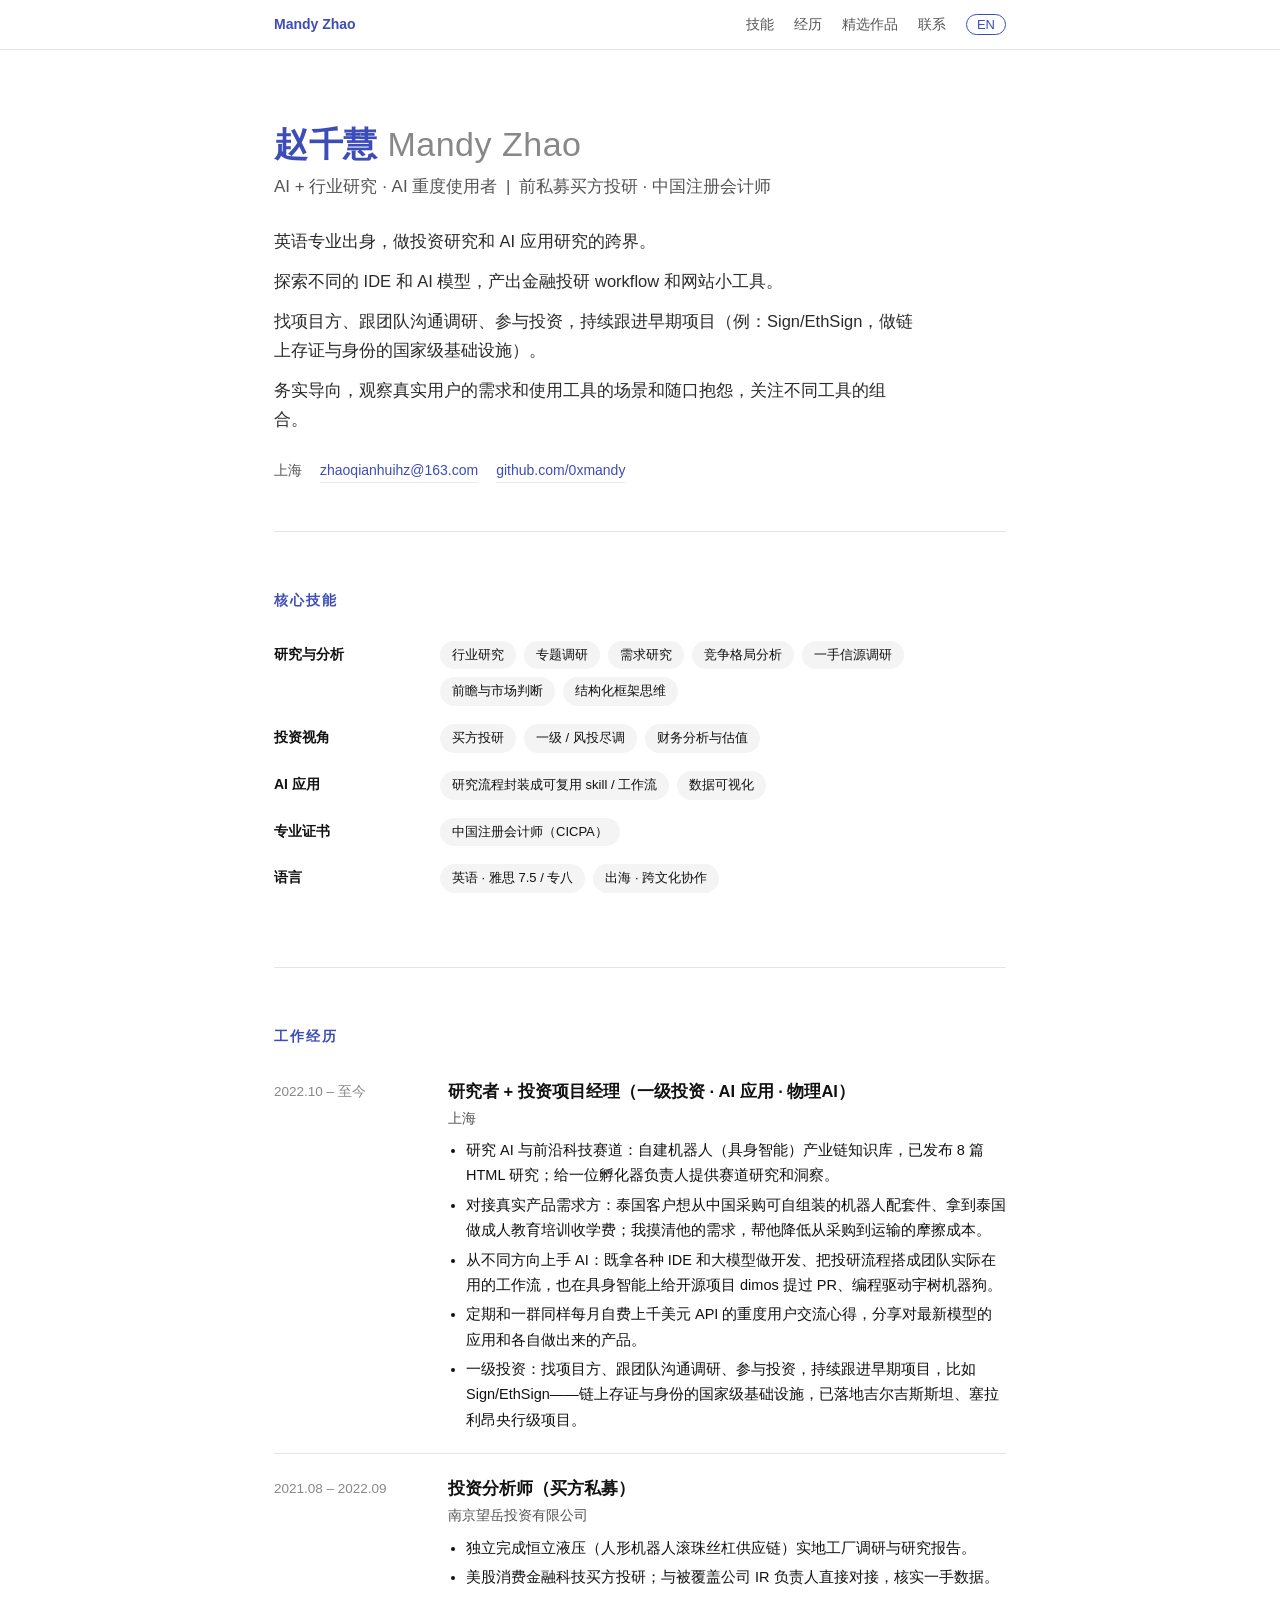
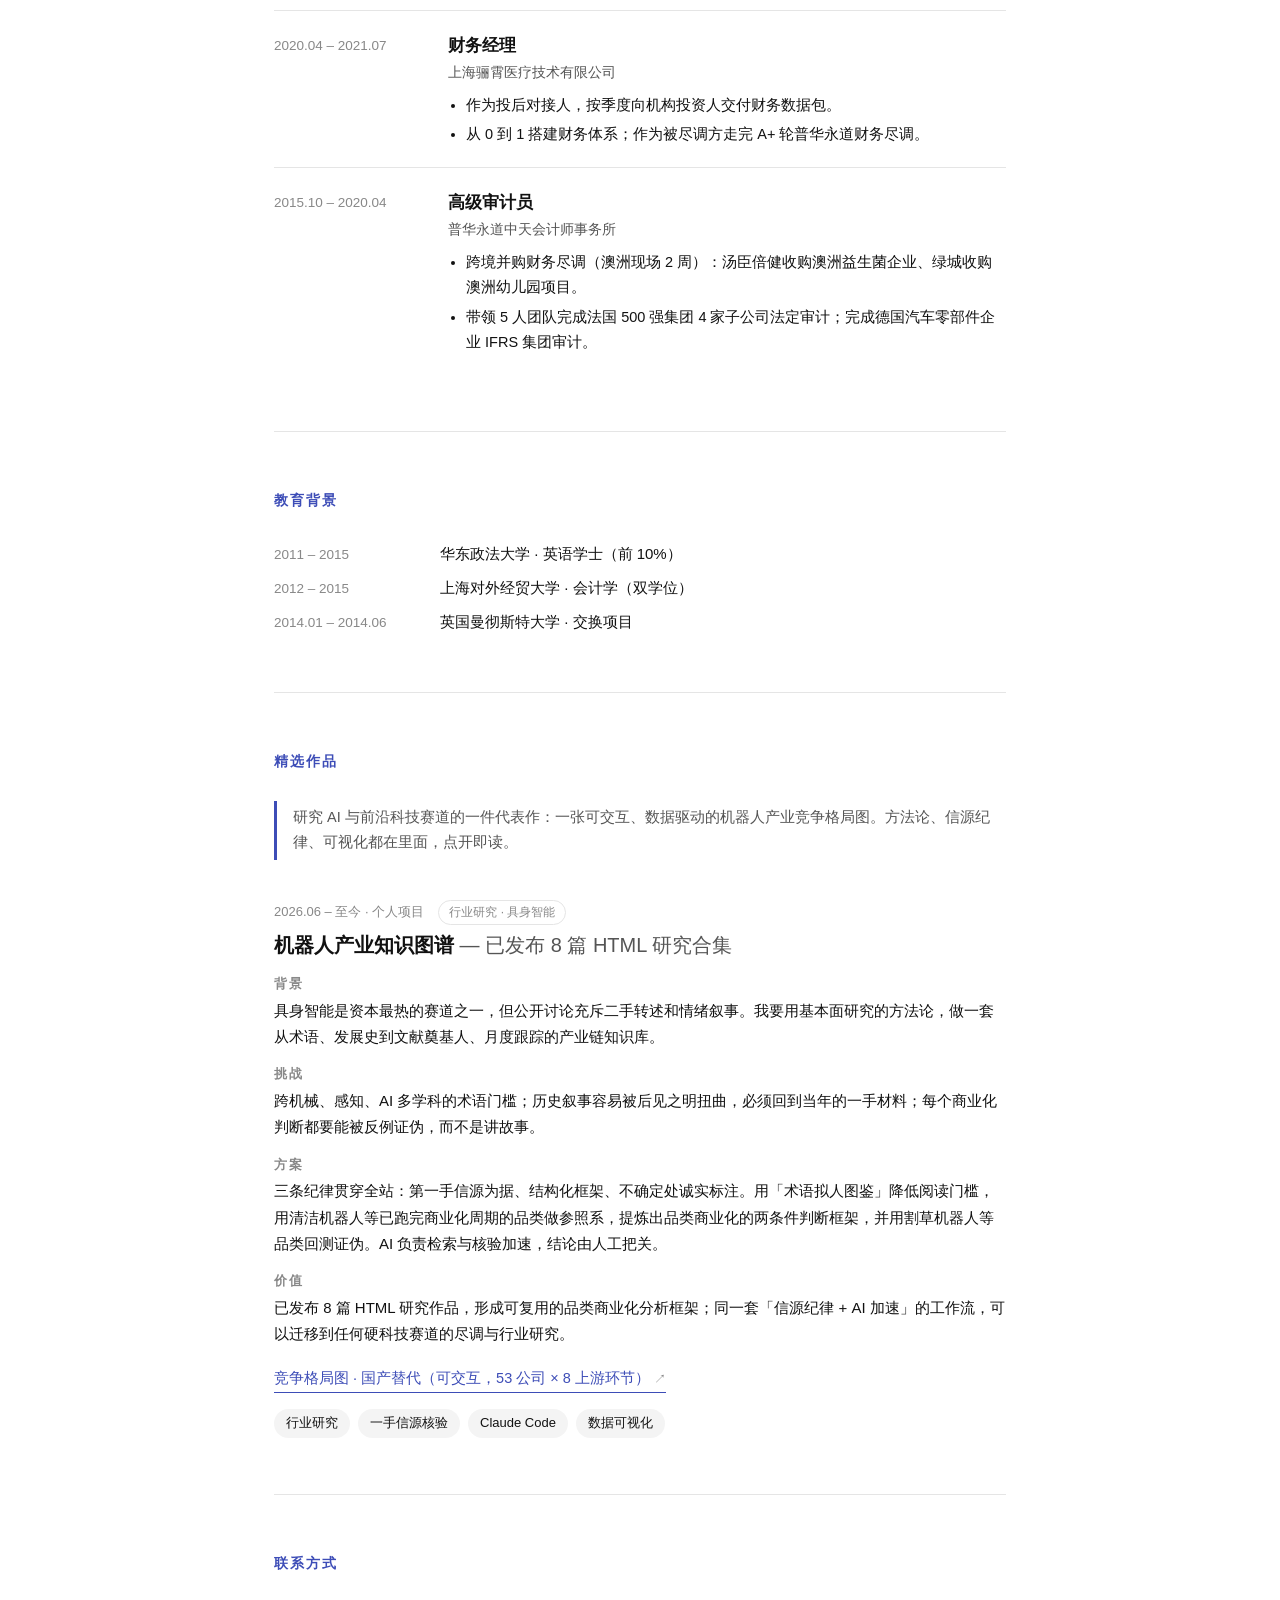
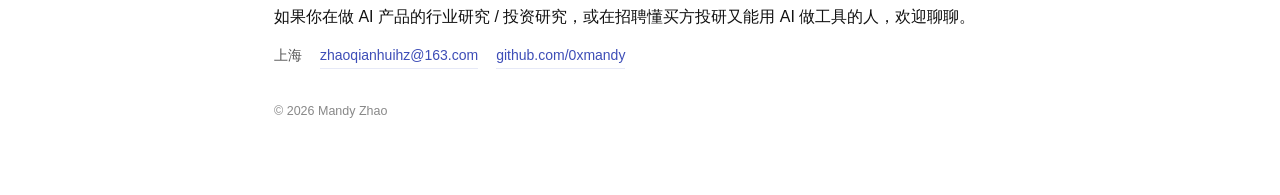
<file: index.html>
<!DOCTYPE html>
<html lang="zh-CN">
<head>
<meta charset="UTF-8">
<meta name="viewport" content="width=device-width, initial-scale=1.0">
<title>赵千慧 Mandy Zhao — AI + 行业研究 · 前私募买方投研</title>
<meta name="description" content="赵千慧 Mandy Zhao — 中国注册会计师 · 前私募买方投研 · AI 重度使用者，做投资研究与 AI 应用研究的跨界">
<style>
  :root {
    --ink: #111;
    --sub: #555;
    --faint: #888;
    --line: #e5e5e5;
    --bg: #fff;
    --chip-bg: #f4f4f4;
    --accent: #3d4db7;
    --accent-soft: #e6e9f7;
  }
  * { margin: 0; padding: 0; box-sizing: border-box; }
  html { scroll-behavior: smooth; }
  body {
    font-family: -apple-system, BlinkMacSystemFont, "Segoe UI", "PingFang SC", "Hiragino Sans GB", "Microsoft YaHei", sans-serif;
    color: var(--ink);
    background: var(--bg);
    line-height: 1.75;
    font-size: 16px;
  }
  /* ---- bilingual toggle ---- */
  body.lang-zh .en { display: none; }
  body.lang-en .zh { display: none; }
  body.lang-en { line-height: 1.6; }

  .wrap { max-width: 780px; margin: 0 auto; padding: 0 24px; }

  /* ---- nav ---- */
  nav {
    position: sticky; top: 0; z-index: 10;
    background: rgba(255,255,255,.92);
    backdrop-filter: blur(8px);
    border-bottom: 1px solid var(--line);
  }
  .nav-inner {
    max-width: 780px; margin: 0 auto; padding: 12px 24px;
    display: flex; align-items: center; gap: 20px;
    font-size: 14px;
  }
  .nav-inner a { color: var(--sub); text-decoration: none; }
  .nav-inner a:hover { color: var(--ink); }
  .nav-name { font-weight: 700; color: var(--ink) !important; margin-right: auto; }
  #langBtn {
    border: 1px solid var(--ink); background: none; cursor: pointer;
    font-size: 13px; padding: 2px 10px; border-radius: 999px;
    font-family: inherit; color: var(--ink);
  }
  #langBtn:hover { background: var(--ink); color: #fff; }

  /* ---- hero ---- */
  header.hero { padding: 72px 0 48px; border-bottom: 1px solid var(--line); }
  .hero h1 { font-size: 34px; letter-spacing: .5px; line-height: 1.3; }
  .hero .role { font-size: 17px; color: var(--sub); margin-top: 6px; }
  .hero .hook { margin-top: 28px; font-size: 21px; font-weight: 650; line-height: 1.5; max-width: 620px; }
  .hero .lines { margin-top: 18px; max-width: 620px; }
  .hero .lines p { margin-top: 6px; font-size: 15.5px; color: var(--sub); }
  .hero .lines p strong { color: var(--ink); font-weight: 600; }
  .contact { margin-top: 24px; font-size: 14px; color: var(--sub); display: flex; flex-wrap: wrap; gap: 8px 18px; }
  .contact a { color: var(--ink); text-decoration: none; border-bottom: 1px solid var(--line); }
  .contact a:hover { border-bottom-color: var(--ink); }

  /* ---- sections ---- */
  section { padding: 56px 0; border-bottom: 1px solid var(--line); }
  h2 { font-size: 14px; font-weight: 700; letter-spacing: 2px; text-transform: uppercase; color: var(--faint); margin-bottom: 28px; }

  /* ---- skills ---- */
  .skill-group { display: flex; gap: 16px; margin-bottom: 18px; align-items: baseline; }
  .skill-label { flex: 0 0 150px; font-size: 14px; font-weight: 600; }
  .chips { display: flex; flex-wrap: wrap; gap: 8px; }
  .chip {
    font-size: 13px; background: var(--chip-bg); border-radius: 999px;
    padding: 3px 12px; color: var(--ink); white-space: nowrap;
  }

  /* ---- portfolio ---- */
  .portfolio-note {
    font-size: 14.5px; color: var(--sub); font-style: normal;
    border-left: 3px solid var(--ink); padding: 4px 0 4px 16px; margin-bottom: 40px;
  }
  .case { margin-bottom: 48px; }
  .case:last-child { margin-bottom: 0; }
  .case-head { display: flex; align-items: baseline; gap: 14px; flex-wrap: wrap; }
  .case-num { font-size: 13px; color: var(--faint); font-variant-numeric: tabular-nums; letter-spacing: 1px; }
  .case-date { font-size: 13px; color: var(--faint); }
  .case-cat { font-size: 12px; color: var(--faint); border: 1px solid var(--line); border-radius: 999px; padding: 1px 10px; }
  .case h3 { font-size: 20px; margin-top: 6px; line-height: 1.45; }
  .case h3 .metric { color: var(--sub); font-weight: 400; }
  .case dl { margin-top: 14px; }
  .case dt {
    font-size: 12.5px; font-weight: 700; letter-spacing: 1.5px; color: var(--faint);
    margin-top: 14px;
  }
  .case dd { margin-top: 2px; font-size: 15px; }
  .case .tags { margin-top: 16px; display: flex; flex-wrap: wrap; gap: 8px; }
  .case .reports { margin-top: 18px; display: flex; flex-wrap: wrap; gap: 10px 22px; }
  .case .reports a {
    font-size: 14.5px; color: var(--ink); text-decoration: none;
    border-bottom: 1px solid var(--ink); padding-bottom: 1px;
  }
  .case .reports a:hover { color: var(--sub); border-bottom-color: var(--sub); }
  .case .reports a .arrow { color: var(--faint); font-size: 12px; }

  /* ---- experience timeline ---- */
  .job { display: flex; gap: 24px; padding: 20px 0; border-top: 1px solid var(--line); }
  .job:first-of-type { border-top: none; padding-top: 0; }
  .job-date { flex: 0 0 150px; font-size: 13.5px; color: var(--faint); font-variant-numeric: tabular-nums; padding-top: 3px; }
  .job-body h3 { font-size: 16.5px; }
  .job-body .org { font-size: 14px; color: var(--sub); }
  .job-body ul { margin-top: 8px; padding-left: 18px; font-size: 14.5px; color: var(--ink); }
  .job-body li { margin-top: 4px; }

  /* ---- education ---- */
  .edu { font-size: 15px; margin-top: 8px; display: flex; gap: 16px; }
  .edu .date { flex: 0 0 150px; font-size: 13.5px; color: var(--faint); padding-top: 2px; font-variant-numeric: tabular-nums; }

  /* ---- footer ---- */
  footer { padding: 56px 0 72px; }
  footer .contact { margin-top: 12px; }
  footer .fin { margin-top: 32px; font-size: 12.5px; color: var(--faint); }

  @media (max-width: 640px) {
    .hero h1 { font-size: 27px; }
    .skill-group { flex-direction: column; gap: 6px; }
    .skill-label { flex: none; }
    .job { flex-direction: column; gap: 4px; }
    .job-date, .edu .date { flex: none; }
    .edu { flex-direction: column; gap: 2px; }
    .nav-inner { gap: 12px; font-size: 13px; overflow-x: auto; }
  }

  /* ---- indigo accent + flat intro (2026-07-18) ---- */
  .hero h1 { color: var(--accent); }
  .nav-name { color: var(--accent) !important; }
  h2 { color: var(--accent); }
  .contact a { color: var(--accent); border-bottom-color: var(--accent-soft); }
  .contact a:hover { border-bottom-color: var(--accent); }
  .nav-inner a:hover { color: var(--accent); }
  .portfolio-note { border-left-color: var(--accent); }
  .case .reports a { color: var(--accent); border-bottom-color: var(--accent); }
  .case .reports a:hover { color: var(--sub); border-bottom-color: var(--sub); }
  #langBtn { border-color: var(--accent); color: var(--accent); }
  #langBtn:hover { background: var(--accent); color: #fff; }
  .hero .intro { margin-top: 26px; max-width: 640px; }
  .hero .intro p { margin-top: 11px; font-size: 16.5px; color: #2a2a2a; }
  .hero .intro p strong { color: var(--accent); font-weight: 600; }
</style>
</head>
<body class="lang-zh">

<nav>
  <div class="nav-inner">
    <a href="#top" class="nav-name">Mandy Zhao</a>
    <a href="#skills"><span class="zh">技能</span><span class="en">Skills</span></a>
    <a href="#experience"><span class="zh">经历</span><span class="en">Experience</span></a>
    <a href="#portfolio"><span class="zh">精选作品</span><span class="en">Work</span></a>
    <a href="#contact"><span class="zh">联系</span><span class="en">Contact</span></a>
    <button id="langBtn" onclick="toggleLang()">EN</button>
  </div>
</nav>

<div class="wrap" id="top">

  <!-- ================= HERO ================= -->
  <header class="hero">
    <h1><span class="zh">赵千慧</span><span class="en">Mandy Zhao</span> <span style="color:var(--faint);font-weight:400"><span class="zh">Mandy Zhao</span><span class="en">(Qianhui)</span></span></h1>
    <p class="role">
      <span class="zh">AI + 行业研究 · AI 重度使用者&ensp;|&ensp;前私募买方投研 · 中国注册会计师</span>
      <span class="en">AI + Industry Research · Heavy AI User&ensp;|&ensp;ex-PE Buy-Side Research · CPA (China)</span>
    </p>
    <div class="intro">
      <p>
        <span class="zh">英语专业出身，做投资研究和 AI 应用研究的跨界。</span>
        <span class="en">An English major working at the intersection of investment research and applied-AI research.</span>
      </p>
      <p>
        <span class="zh">探索不同的 IDE 和 AI 模型，产出金融投研 workflow 和网站小工具。</span>
        <span class="en">I explore different IDEs and AI models, shipping finance-research workflows and small web tools.</span>
      </p>
      <p>
        <span class="zh">找项目方、跟团队沟通调研、参与投资，持续跟进早期项目（例：Sign/EthSign，做链上存证与身份的国家级基础设施）。</span>
        <span class="en">Sourcing projects, doing diligence with founding teams, and participating in deals, with ongoing coverage of early-stage projects (e.g. Sign/EthSign, on-chain attestation and identity infrastructure at the national level).</span>
      </p>
      <p>
        <span class="zh">务实导向，观察真实用户的需求和使用工具的场景和随口抱怨，关注不同工具的组合。</span>
        <span class="en">Pragmatic by default — I watch real users' needs, how they use tools in context, and their offhand gripes, with an eye on how different tools combine.</span>
      </p>
    </div>
    <div class="contact">
      <span><span class="zh">上海</span><span class="en">Shanghai</span></span>
      <a class="email-link" data-u="zhaoqianhuihz" data-d="163.com" href="#">zhaoqianhuihz (at) 163 (dot) com</a>
      <a href="https://github.com/0xmandy" target="_blank" rel="noopener">github.com/0xmandy</a>
    </div>
  </header>

  <!-- ================= SKILLS ================= -->
  <section id="skills">
    <h2><span class="zh">核心技能</span><span class="en">Core Skills</span></h2>
    <div class="skill-group">
      <div class="skill-label"><span class="zh">研究与分析</span><span class="en">Research &amp; Analysis</span></div>
      <div class="chips">
        <span class="chip"><span class="zh">行业研究</span><span class="en">Industry Research</span></span>
        <span class="chip"><span class="zh">专题调研</span><span class="en">Thematic Research</span></span>
        <span class="chip"><span class="zh">需求研究</span><span class="en">Needs Research</span></span>
        <span class="chip"><span class="zh">竞争格局分析</span><span class="en">Competitive-Landscape Analysis</span></span>
        <span class="chip"><span class="zh">一手信源调研</span><span class="en">Primary-Source Research</span></span>
        <span class="chip"><span class="zh">前瞻与市场判断</span><span class="en">Forward-Looking Market Judgment</span></span>
        <span class="chip"><span class="zh">结构化框架思维</span><span class="en">Structured Frameworks</span></span>
      </div>
    </div>
    <div class="skill-group">
      <div class="skill-label"><span class="zh">投资视角</span><span class="en">Investment Lens</span></div>
      <div class="chips">
        <span class="chip"><span class="zh">买方投研</span><span class="en">Buy-Side Research</span></span>
        <span class="chip"><span class="zh">一级 / 风投尽调</span><span class="en">Venture / Early-Stage Diligence</span></span>
        <span class="chip"><span class="zh">财务分析与估值</span><span class="en">Financial Analysis &amp; Valuation</span></span>
      </div>
    </div>
    <div class="skill-group">
      <div class="skill-label"><span class="zh">AI 应用</span><span class="en">Applied AI</span></div>
      <div class="chips">
        <span class="chip"><span class="zh">研究流程封装成可复用 skill / 工作流</span><span class="en">Research → Reusable Skills / Workflows</span></span>
        <span class="chip"><span class="zh">数据可视化</span><span class="en">Data Visualization</span></span>
      </div>
    </div>
    <div class="skill-group">
      <div class="skill-label"><span class="zh">专业证书</span><span class="en">Certification</span></div>
      <div class="chips">
        <span class="chip"><span class="zh">中国注册会计师（CICPA）</span><span class="en">CPA (China / CICPA)</span></span>
      </div>
    </div>
    <div class="skill-group">
      <div class="skill-label"><span class="zh">语言</span><span class="en">Languages</span></div>
      <div class="chips">
        <span class="chip"><span class="zh">英语 · 雅思 7.5 / 专八</span><span class="en">English · IELTS 7.5 / TEM-8</span></span>
        <span class="chip"><span class="zh">出海 · 跨文化协作</span><span class="en">Going-Global · Cross-Cultural</span></span>
      </div>
    </div>
  </section>

  <!-- ================= EXPERIENCE ================= -->
  <section id="experience">
    <h2><span class="zh">工作经历</span><span class="en">Experience</span></h2>

    <div class="job">
      <div class="job-date">2022.10 – <span class="zh">至今</span><span class="en">Present</span></div>
      <div class="job-body">
        <h3><span class="zh">研究者 + 投资项目经理（一级投资 · AI 应用 · 物理AI）</span><span class="en">Researcher + Investment Project Manager (Early-Stage Investing · Applied AI · Physical AI)</span></h3>
        <div class="org"><span class="zh">上海</span><span class="en">Shanghai</span></div>
        <ul>
          <li><span class="zh">研究 AI 与前沿科技赛道：自建机器人（具身智能）产业链知识库，已发布 8 篇 HTML 研究；给一位孵化器负责人提供赛道研究和洞察。</span><span class="en">Research AI and frontier-tech sectors: built a robotics (embodied-AI) supply-chain knowledge base from scratch, with 8 HTML research pieces published; provide sector research and insight to an incubator head.</span></li>
          <li><span class="zh">对接真实产品需求方：泰国客户想从中国采购可自组装的机器人配套件、拿到泰国做成人教育培训收学费；我摸清他的需求，帮他降低从采购到运输的摩擦成本。</span><span class="en">Work directly with the real demand side: a Thai client wanted to source self-assemblable robot kits from China to run paid adult-education training in Thailand; I mapped his needs and cut friction from sourcing through to shipping.</span></li>
          <li><span class="zh">从不同方向上手 AI：既拿各种 IDE 和大模型做开发、把投研流程搭成团队实际在用的工作流，也在具身智能上给开源项目 dimos 提过 PR、编程驱动宇树机器狗。</span><span class="en">Approach AI from several angles: build with various IDEs and LLMs and turn research processes into workflows a team actually uses; on the embodied-AI side, contributed a PR to open-source project dimos, programming a Unitree robot dog.</span></li>
          <li><span class="zh">定期和一群同样每月自费上千美元 API 的重度用户交流心得，分享对最新模型的应用和各自做出来的产品。</span><span class="en">Regularly trade notes with a group of heavy users who, like me, spend over a thousand dollars a month on API out of pocket — sharing applications of the latest models and the products each of us builds.</span></li>
          <li><span class="zh">一级投资：找项目方、跟团队沟通调研、参与投资，持续跟进早期项目，比如 Sign/EthSign——链上存证与身份的国家级基础设施，已落地吉尔吉斯斯坦、塞拉利昂央行级项目。</span><span class="en">Early-stage investing: source projects, do diligence with founding teams, participate in deals, and track early projects — e.g. Sign/EthSign, on-chain attestation and identity infrastructure at the national level, deployed in central-bank-grade projects in Kyrgyzstan and Sierra Leone.</span></li>
        </ul>
      </div>
    </div>

    <div class="job">
      <div class="job-date">2021.08 – 2022.09</div>
      <div class="job-body">
        <h3><span class="zh">投资分析师（买方私募）</span><span class="en">Investment Analyst (Buy-side PE)</span></h3>
        <div class="org"><span class="zh">南京望岳投资有限公司</span><span class="en">Nanjing Wangyue Investment Co., Ltd.</span></div>
        <ul>
          <li><span class="zh">独立完成恒立液压（人形机器人滚珠丝杠供应链）实地工厂调研与研究报告。</span><span class="en">Independently led factory field research and a full report on Hengli Hydraulic (ball-screw supplier in the humanoid-robot supply chain).</span></li>
          <li><span class="zh">美股消费金融科技买方投研；与被覆盖公司 IR 负责人直接对接，核实一手数据。</span><span class="en">Buy-side research on US-listed consumer fintech; worked directly with covered companies' IR leads to verify first-hand data.</span></li>
        </ul>
      </div>
    </div>

    <div class="job">
      <div class="job-date">2020.04 – 2021.07</div>
      <div class="job-body">
        <h3><span class="zh">财务经理</span><span class="en">Finance Manager</span></h3>
        <div class="org"><span class="zh">上海骊霄医疗技术有限公司</span><span class="en">Shanghai Lixiao Medical Technology Co., Ltd.</span></div>
        <ul>
          <li><span class="zh">作为投后对接人，按季度向机构投资人交付财务数据包。</span><span class="en">Post-investment liaison — delivered quarterly data packages to institutional investors.</span></li>
          <li><span class="zh">从 0 到 1 搭建财务体系；作为被尽调方走完 A+ 轮普华永道财务尽调。</span><span class="en">Built the finance function from scratch; navigated the company's A+ round PwC FDD from the subject side.</span></li>
        </ul>
      </div>
    </div>

    <div class="job">
      <div class="job-date">2015.10 – 2020.04</div>
      <div class="job-body">
        <h3><span class="zh">高级审计员</span><span class="en">Senior Auditor</span></h3>
        <div class="org"><span class="zh">普华永道中天会计师事务所</span><span class="en">PricewaterhouseCoopers Zhongtian LLP</span></div>
        <ul>
          <li><span class="zh">跨境并购财务尽调（澳洲现场 2 周）：汤臣倍健收购澳洲益生菌企业、绿城收购澳洲幼儿园项目。</span><span class="en">Cross-border M&amp;A FDD (2 weeks on-site in Australia): BY-Health's probiotics acquisition and Greentown's kindergarten acquisition.</span></li>
          <li><span class="zh">带领 5 人团队完成法国 500 强集团 4 家子公司法定审计；完成德国汽车零部件企业 IFRS 集团审计。</span><span class="en">Led a 5-person team auditing 4 subsidiaries of a French Fortune 500 group; delivered the IFRS group audit of a German automotive-components company.</span></li>
        </ul>
      </div>
    </div>
  </section>

  <!-- ================= EDUCATION ================= -->
  <section id="education">
    <h2><span class="zh">教育背景</span><span class="en">Education</span></h2>
    <div class="edu">
      <div class="date">2011 – 2015</div>
      <div><span class="zh">华东政法大学 · 英语学士（前 10%）</span><span class="en">East China University of Political Science and Law · B.A. in English (Top 10%)</span></div>
    </div>
    <div class="edu">
      <div class="date">2012 – 2015</div>
      <div><span class="zh">上海对外经贸大学 · 会计学（双学位）</span><span class="en">Shanghai University of International Business and Economics · B.A. in Accounting (Dual Degree)</span></div>
    </div>
    <div class="edu">
      <div class="date">2014.01 – 2014.06</div>
      <div><span class="zh">英国曼彻斯特大学 · 交换项目</span><span class="en">University of Manchester, UK · Exchange Programme</span></div>
    </div>
  </section>

  <!-- ================= PORTFOLIO ================= -->
  <section id="portfolio">
    <h2><span class="zh">精选作品</span><span class="en">Selected Work</span></h2>

    <p class="portfolio-note">
      <span class="zh">研究 AI 与前沿科技赛道的一件代表作：一张可交互、数据驱动的机器人产业竞争格局图。方法论、信源纪律、可视化都在里面，点开即读。</span>
      <span class="en">One representative piece from my research on AI and frontier-tech sectors: an interactive, data-driven map of the robotics industry's competitive landscape — methodology, source discipline, and visualization in one, open to read.</span>
    </p>

    <!-- 机器人产业知识图谱（唯一精选作品） -->
    <article class="case">
      <div class="case-head">
        <span class="case-date">2026.06 – <span class="zh">至今</span><span class="en">Present</span> · <span class="zh">个人项目</span><span class="en">Personal Project</span></span>
        <span class="case-cat"><span class="zh">行业研究 · 具身智能</span><span class="en">Industry Research · Embodied AI</span></span>
      </div>
      <h3>
        <span class="zh">机器人产业知识图谱 <span class="metric">— 已发布 8 篇 HTML 研究合集</span></span>
        <span class="en">Robotics Industry Knowledge Atlas <span class="metric">— 8 published HTML research pieces</span></span>
      </h3>
      <dl>
        <dt><span class="zh">背景</span><span class="en">BACKGROUND</span></dt>
        <dd>
          <span class="zh">具身智能是资本最热的赛道之一，但公开讨论充斥二手转述和情绪叙事。我要用基本面研究的方法论，做一套从术语、发展史到文献奠基人、月度跟踪的产业链知识库。</span>
          <span class="en">Embodied AI is one of the hottest sectors in venture capital, yet public discussion is full of second-hand retellings and hype. I set out to apply fundamental-research methodology to build an industry knowledge base spanning terminology, category histories, foundational literature, and monthly tracking.</span>
        </dd>
        <dt><span class="zh">挑战</span><span class="en">CHALLENGE</span></dt>
        <dd>
          <span class="zh">跨机械、感知、AI 多学科的术语门槛；历史叙事容易被后见之明扭曲，必须回到当年的一手材料；每个商业化判断都要能被反例证伪，而不是讲故事。</span>
          <span class="en">Terminology cuts across mechanics, perception, and AI; historical narratives get distorted by hindsight, so claims must trace back to primary materials from the time; and every commercialization judgment has to survive falsification against counterexamples — not just tell a good story.</span>
        </dd>
        <dt><span class="zh">方案</span><span class="en">SOLUTION</span></dt>
        <dd>
          <span class="zh">三条纪律贯穿全站：第一手信源为据、结构化框架、不确定处诚实标注。用「术语拟人图鉴」降低阅读门槛，用清洁机器人等已跑完商业化周期的品类做参照系，提炼出品类商业化的两条件判断框架，并用割草机器人等品类回测证伪。AI 负责检索与核验加速，结论由人工把关。</span>
          <span class="en">Three disciplines run through the whole site: first-hand sources only, structured frameworks, and honest flagging of uncertainty. A "personified terminology field guide" lowers the reading barrier; categories that have completed their commercialization cycle (e.g. cleaning robots) serve as reference systems, distilled into a two-condition framework for category commercialization — back-tested for falsification against categories like robotic lawn mowers. AI accelerates retrieval and verification; conclusions stay human-vetted.</span>
        </dd>
        <dt><span class="zh">价值</span><span class="en">IMPACT</span></dt>
        <dd>
          <span class="zh">已发布 8 篇 HTML 研究作品，形成可复用的品类商业化分析框架；同一套「信源纪律 + AI 加速」的工作流，可以迁移到任何硬科技赛道的尽调与行业研究。</span>
          <span class="en">Eight HTML research pieces published, plus a reusable framework for analyzing category commercialization; the same "source discipline + AI acceleration" workflow transfers to due diligence and industry research in any hard-tech sector.</span>
        </dd>
      </dl>
      <div class="reports">
        <a href="reports/robotics/competitive-landscape.html" target="_blank" rel="noopener"><span class="zh">竞争格局图 · 国产替代（可交互，53 公司 × 8 上游环节）</span><span class="en">Competitive Landscape · Import Substitution (interactive, 53 companies × 8 upstream nodes)</span> <span class="arrow">↗</span></a>
      </div>
      <div class="tags">
        <span class="chip"><span class="zh">行业研究</span><span class="en">Industry Research</span></span>
        <span class="chip"><span class="zh">一手信源核验</span><span class="en">Primary-Source Verification</span></span>
        <span class="chip">Claude Code</span>
        <span class="chip"><span class="zh">数据可视化</span><span class="en">Data Visualization</span></span>
      </div>
    </article>

  </section>

  <!-- ================= FOOTER / CONTACT ================= -->
  <footer id="contact">
    <h2><span class="zh">联系方式</span><span class="en">Get in Touch</span></h2>
    <p>
      <span class="zh">如果你在做 AI 产品的行业研究 / 投资研究，或在招聘懂买方投研又能用 AI 做工具的人，欢迎聊聊。</span>
      <span class="en">If you're doing industry / investment research for an AI product, or hiring someone who combines buy-side research with hands-on AI tooling, I'd love to talk.</span>
    </p>
    <div class="contact">
      <span><span class="zh">上海</span><span class="en">Shanghai</span></span>
      <a class="email-link" data-u="zhaoqianhuihz" data-d="163.com" href="#">zhaoqianhuihz (at) 163 (dot) com</a>
      <a href="https://github.com/0xmandy" target="_blank" rel="noopener">github.com/0xmandy</a>
    </div>
    <p class="fin">© 2026 Mandy Zhao</p>
  </footer>

</div>

<script>
// 运行时拼接邮箱：静态源码不含明文地址，规避爬虫抓取
document.querySelectorAll('.email-link').forEach(function (a) {
  var addr = a.dataset.u + '@' + a.dataset.d;
  a.href = 'mailto:' + addr;
  a.textContent = addr;
});

function toggleLang() {
  const body = document.body;
  const btn = document.getElementById('langBtn');
  if (body.classList.contains('lang-zh')) {
    body.classList.replace('lang-zh', 'lang-en');
    btn.textContent = '中';
    document.documentElement.lang = 'en';
  } else {
    body.classList.replace('lang-en', 'lang-zh');
    btn.textContent = 'EN';
    document.documentElement.lang = 'zh-CN';
  }
}
</script>
</body>
</html>
</file>
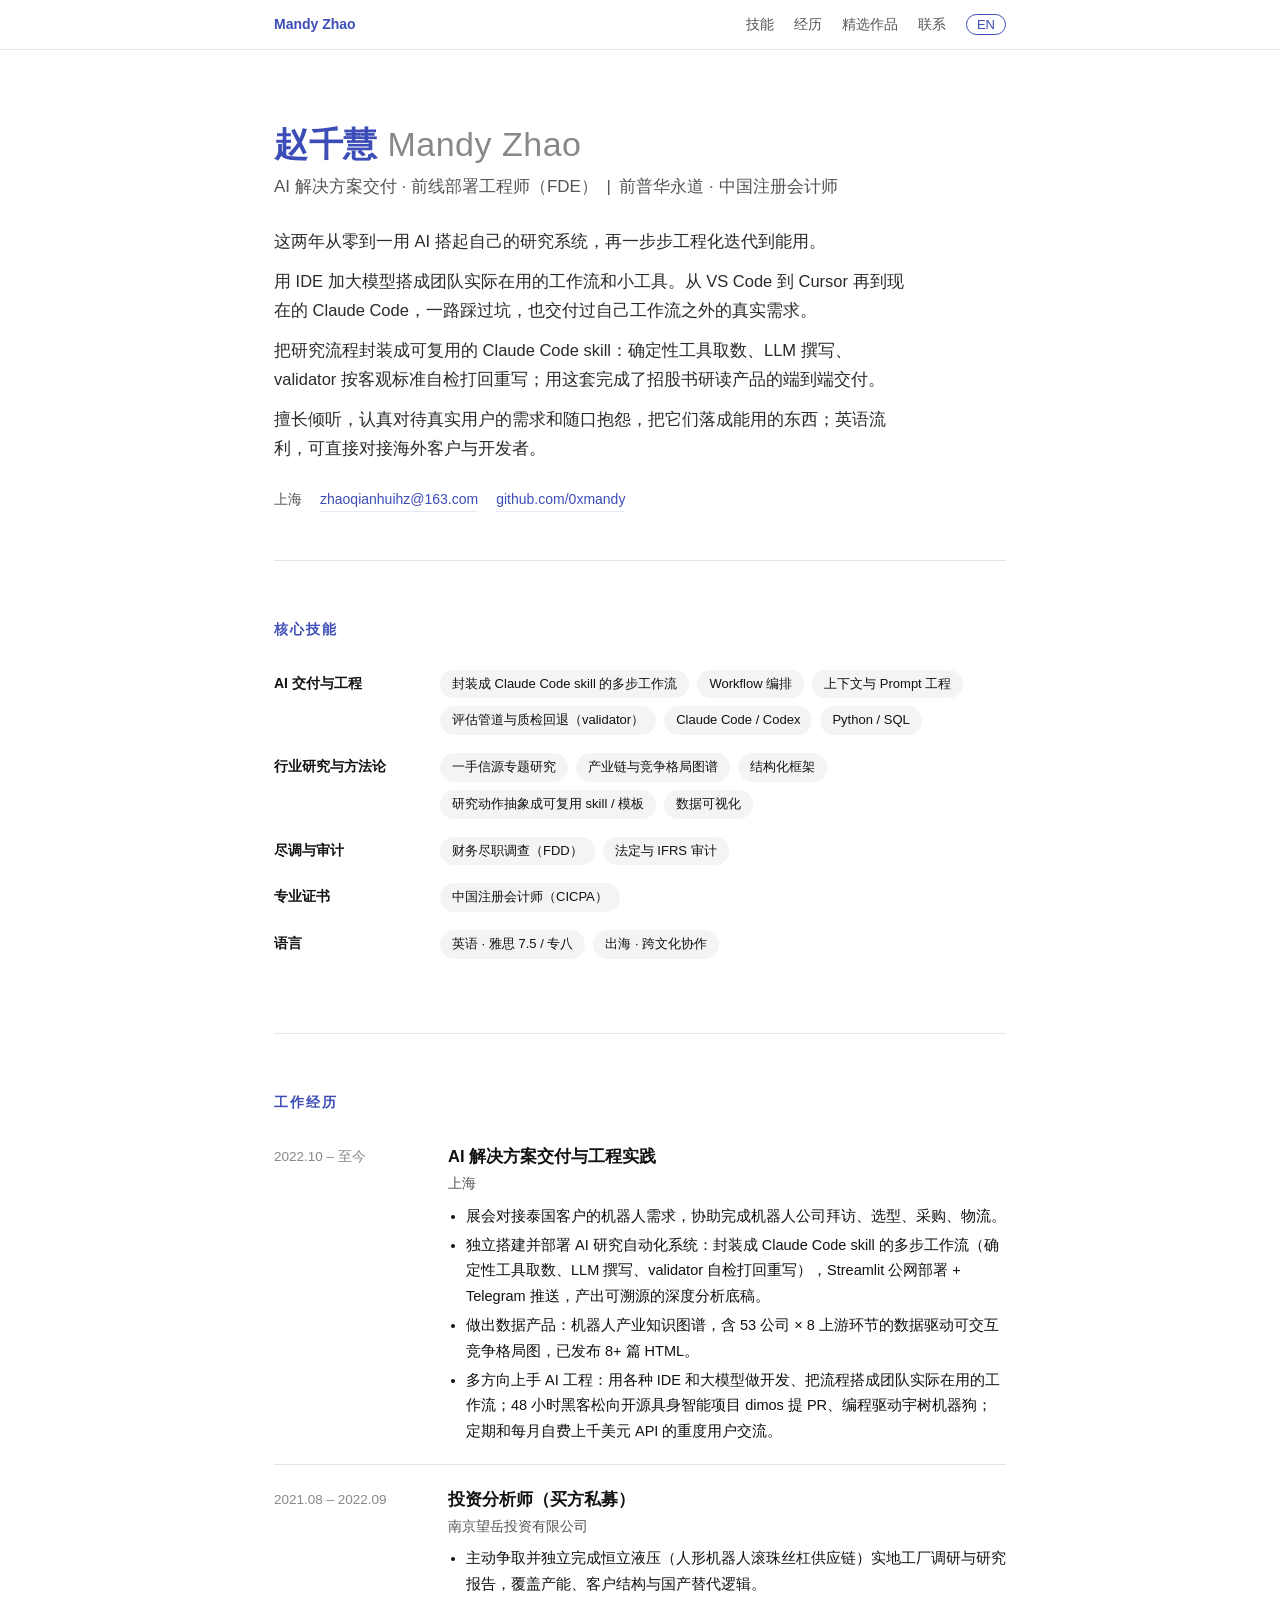
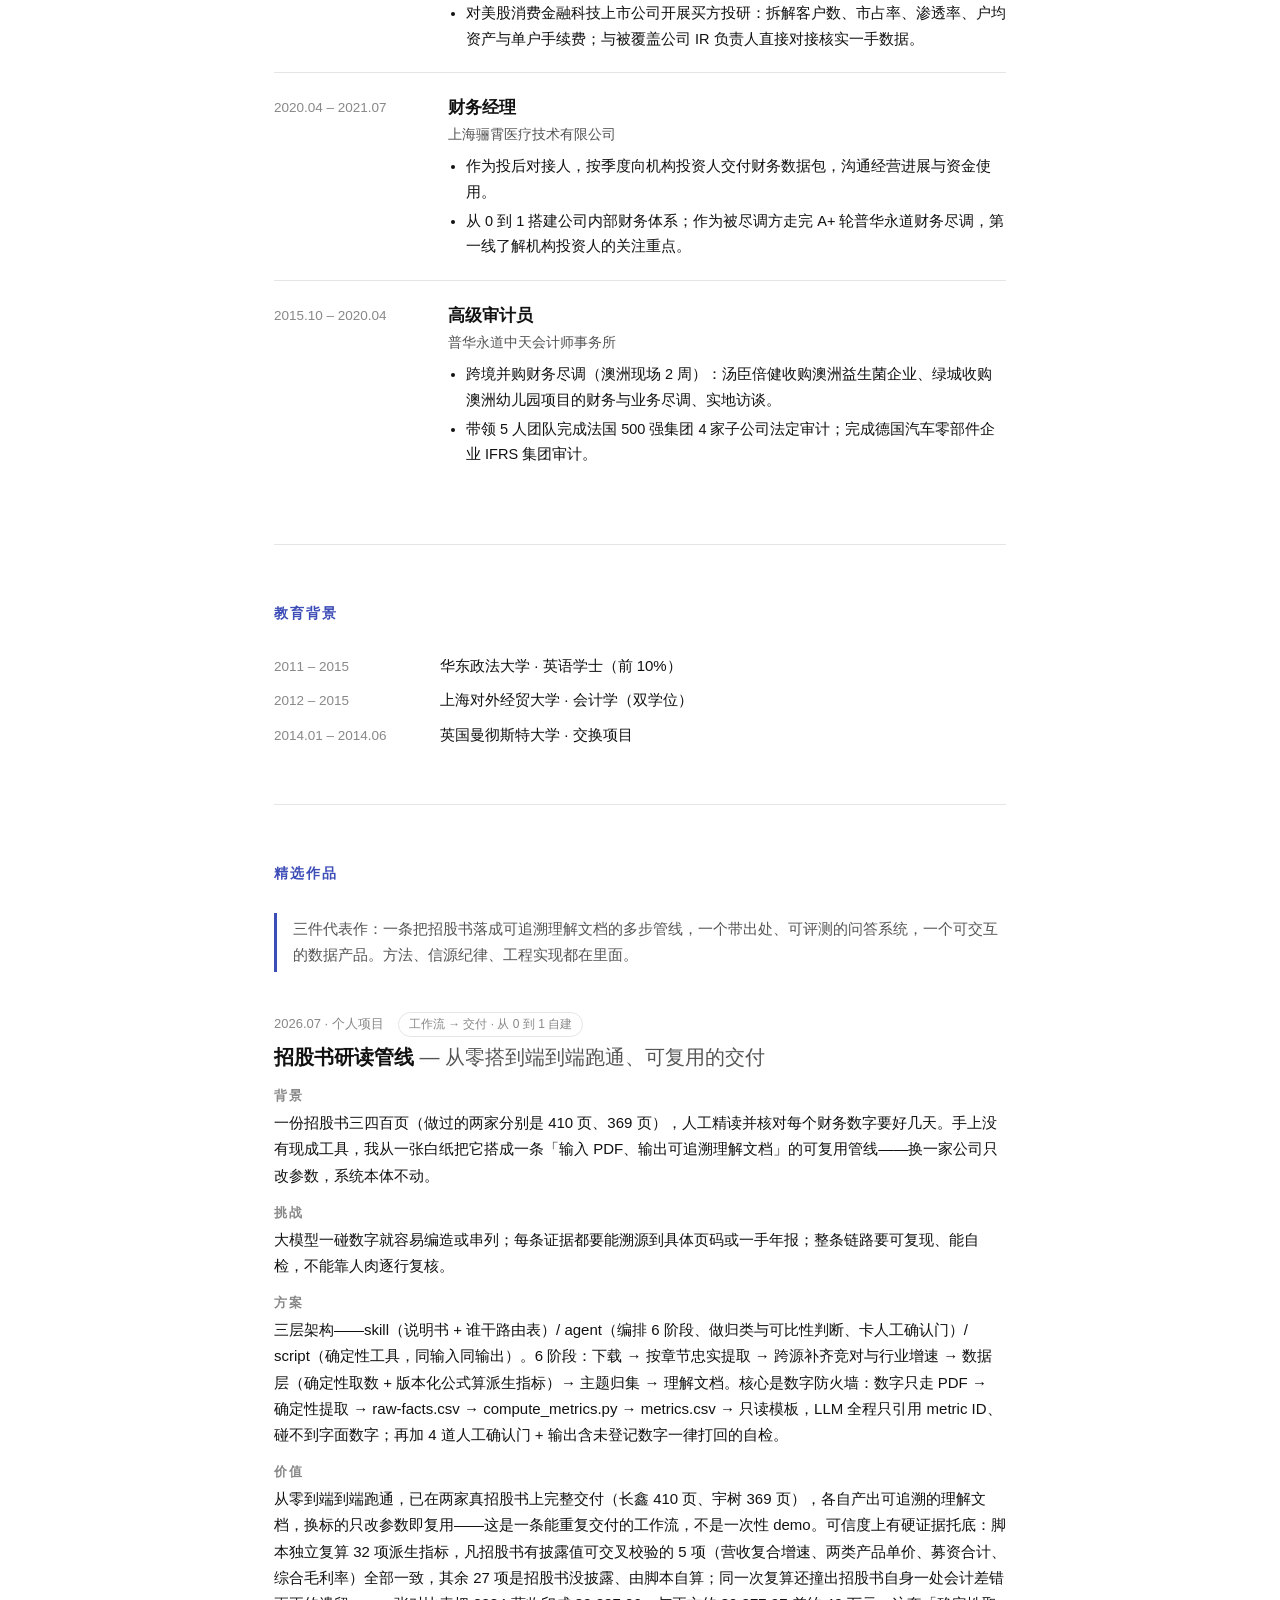
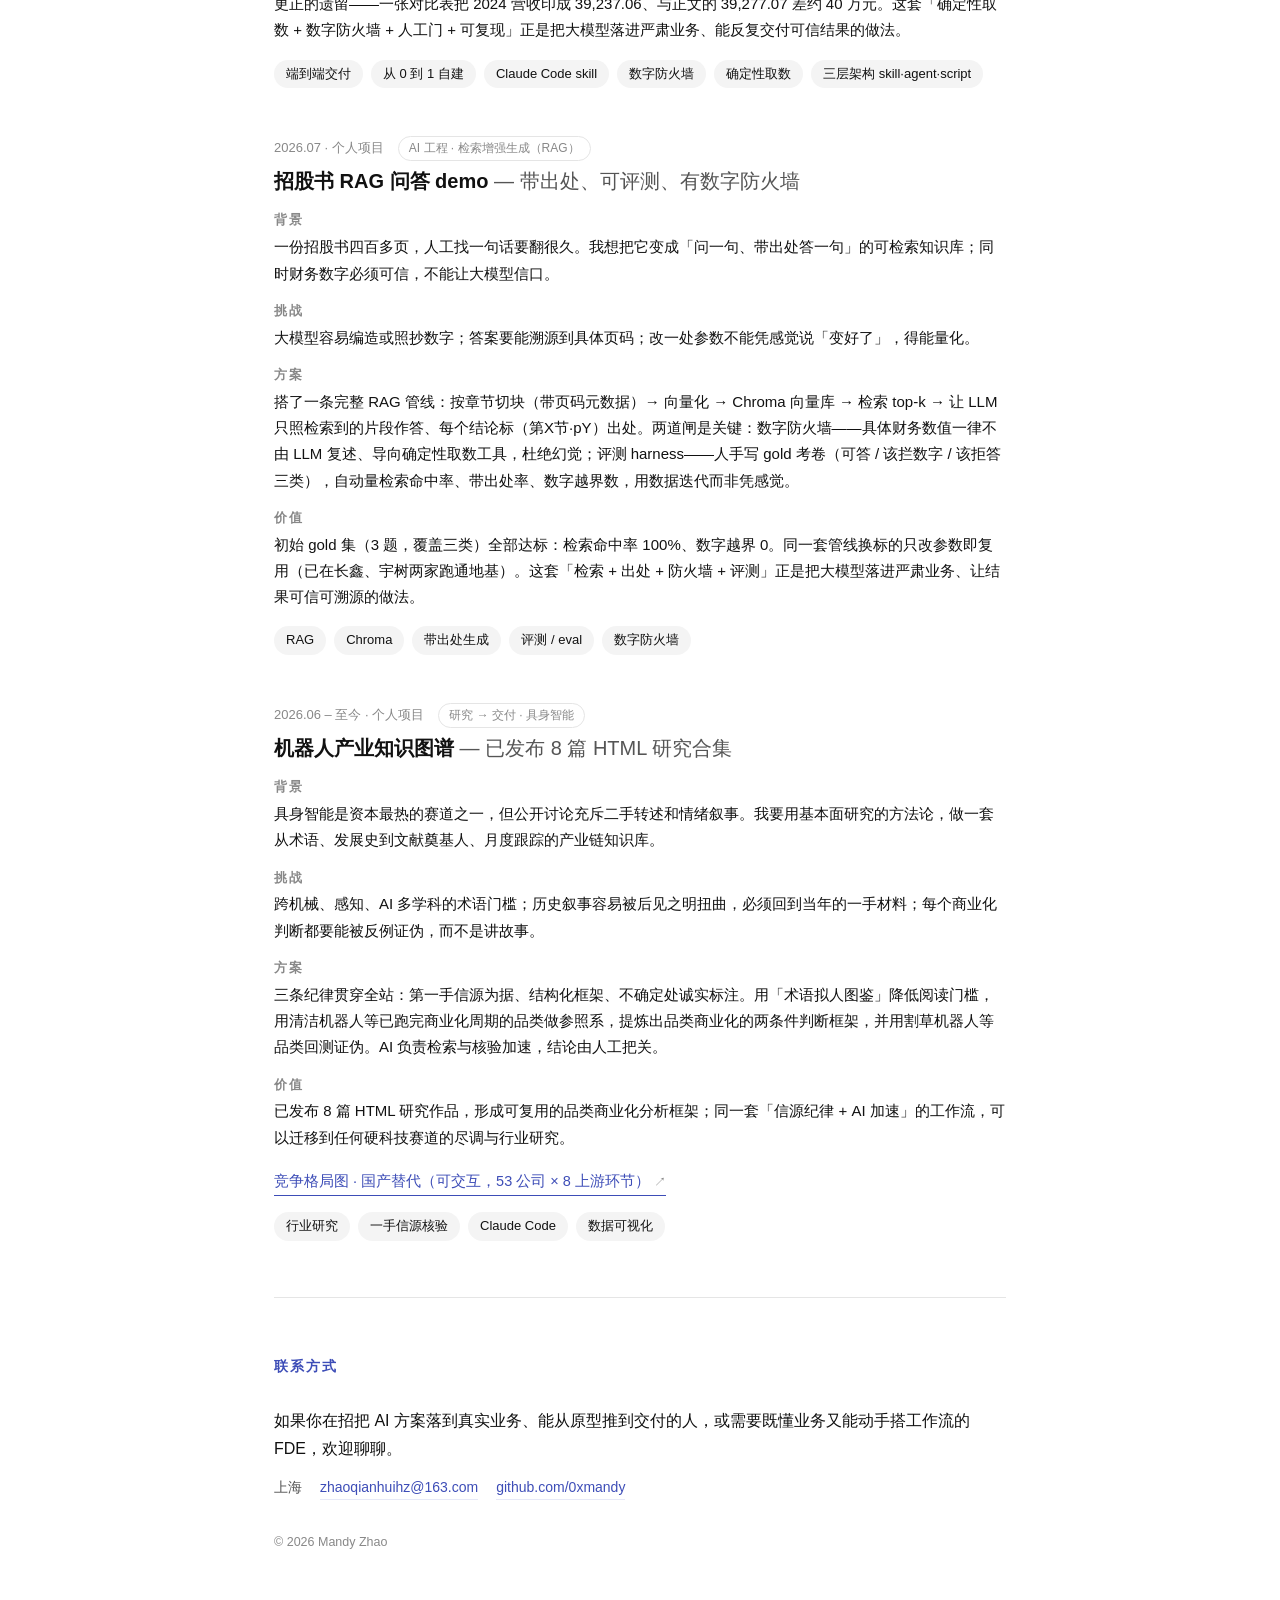
<file: fde.html>
<!DOCTYPE html>
<html lang="zh-CN">
<head>
<meta charset="UTF-8">
<meta name="viewport" content="width=device-width, initial-scale=1.0">
<title>赵千慧 Mandy Zhao — AI 解决方案交付 · 前线部署工程师 FDE</title>
<meta name="description" content="赵千慧 Mandy Zhao — AI 解决方案交付 · 前线部署工程师（FDE） · 中国注册会计师 · 前普华永道，把混乱高价值的业务问题落成可交付、可溯源的 AI 方案。">
<style>
  :root {
    --ink: #111;
    --sub: #555;
    --faint: #888;
    --line: #e5e5e5;
    --bg: #fff;
    --chip-bg: #f4f4f4;
    --accent: #3d4db7;
    --accent-soft: #e6e9f7;
  }
  * { margin: 0; padding: 0; box-sizing: border-box; }
  html { scroll-behavior: smooth; }
  body {
    font-family: -apple-system, BlinkMacSystemFont, "Segoe UI", "PingFang SC", "Hiragino Sans GB", "Microsoft YaHei", sans-serif;
    color: var(--ink);
    background: var(--bg);
    line-height: 1.75;
    font-size: 16px;
  }
  /* ---- bilingual toggle ---- */
  body.lang-zh .en { display: none; }
  body.lang-en .zh { display: none; }
  body.lang-en { line-height: 1.6; }

  .wrap { max-width: 780px; margin: 0 auto; padding: 0 24px; }

  /* ---- nav ---- */
  nav {
    position: sticky; top: 0; z-index: 10;
    background: rgba(255,255,255,.92);
    backdrop-filter: blur(8px);
    border-bottom: 1px solid var(--line);
  }
  .nav-inner {
    max-width: 780px; margin: 0 auto; padding: 12px 24px;
    display: flex; align-items: center; gap: 20px;
    font-size: 14px;
  }
  .nav-inner a { color: var(--sub); text-decoration: none; }
  .nav-inner a:hover { color: var(--ink); }
  .nav-name { font-weight: 700; color: var(--ink) !important; margin-right: auto; }
  #langBtn {
    border: 1px solid var(--ink); background: none; cursor: pointer;
    font-size: 13px; padding: 2px 10px; border-radius: 999px;
    font-family: inherit; color: var(--ink);
  }
  #langBtn:hover { background: var(--ink); color: #fff; }

  /* ---- hero ---- */
  header.hero { padding: 72px 0 48px; border-bottom: 1px solid var(--line); }
  .hero h1 { font-size: 34px; letter-spacing: .5px; line-height: 1.3; }
  .hero .role { font-size: 17px; color: var(--sub); margin-top: 6px; }
  .hero .hook { margin-top: 28px; font-size: 21px; font-weight: 650; line-height: 1.5; max-width: 620px; }
  .hero .lines { margin-top: 18px; max-width: 620px; }
  .hero .lines p { margin-top: 6px; font-size: 15.5px; color: var(--sub); }
  .hero .lines p strong { color: var(--ink); font-weight: 600; }
  .contact { margin-top: 24px; font-size: 14px; color: var(--sub); display: flex; flex-wrap: wrap; gap: 8px 18px; }
  .contact a { color: var(--ink); text-decoration: none; border-bottom: 1px solid var(--line); }
  .contact a:hover { border-bottom-color: var(--ink); }

  /* ---- sections ---- */
  section { padding: 56px 0; border-bottom: 1px solid var(--line); }
  h2 { font-size: 14px; font-weight: 700; letter-spacing: 2px; text-transform: uppercase; color: var(--faint); margin-bottom: 28px; }

  /* ---- skills ---- */
  .skill-group { display: flex; gap: 16px; margin-bottom: 18px; align-items: baseline; }
  .skill-label { flex: 0 0 150px; font-size: 14px; font-weight: 600; }
  .chips { display: flex; flex-wrap: wrap; gap: 8px; }
  .chip {
    font-size: 13px; background: var(--chip-bg); border-radius: 999px;
    padding: 3px 12px; color: var(--ink); white-space: nowrap;
  }

  /* ---- portfolio ---- */
  .portfolio-note {
    font-size: 14.5px; color: var(--sub); font-style: normal;
    border-left: 3px solid var(--ink); padding: 4px 0 4px 16px; margin-bottom: 40px;
  }
  .case { margin-bottom: 48px; }
  .case:last-child { margin-bottom: 0; }
  .case-head { display: flex; align-items: baseline; gap: 14px; flex-wrap: wrap; }
  .case-num { font-size: 13px; color: var(--faint); font-variant-numeric: tabular-nums; letter-spacing: 1px; }
  .case-date { font-size: 13px; color: var(--faint); }
  .case-cat { font-size: 12px; color: var(--faint); border: 1px solid var(--line); border-radius: 999px; padding: 1px 10px; }
  .case h3 { font-size: 20px; margin-top: 6px; line-height: 1.45; }
  .case h3 .metric { color: var(--sub); font-weight: 400; }
  .case dl { margin-top: 14px; }
  .case dt {
    font-size: 12.5px; font-weight: 700; letter-spacing: 1.5px; color: var(--faint);
    margin-top: 14px;
  }
  .case dd { margin-top: 2px; font-size: 15px; }
  .case .tags { margin-top: 16px; display: flex; flex-wrap: wrap; gap: 8px; }
  .case .reports { margin-top: 18px; display: flex; flex-wrap: wrap; gap: 10px 22px; }
  .case .reports a {
    font-size: 14.5px; color: var(--ink); text-decoration: none;
    border-bottom: 1px solid var(--ink); padding-bottom: 1px;
  }
  .case .reports a:hover { color: var(--sub); border-bottom-color: var(--sub); }
  .case .reports a .arrow { color: var(--faint); font-size: 12px; }

  /* ---- experience timeline ---- */
  .job { display: flex; gap: 24px; padding: 20px 0; border-top: 1px solid var(--line); }
  .job:first-of-type { border-top: none; padding-top: 0; }
  .job-date { flex: 0 0 150px; font-size: 13.5px; color: var(--faint); font-variant-numeric: tabular-nums; padding-top: 3px; }
  .job-body h3 { font-size: 16.5px; }
  .job-body .org { font-size: 14px; color: var(--sub); }
  .job-body ul { margin-top: 8px; padding-left: 18px; font-size: 14.5px; color: var(--ink); }
  .job-body li { margin-top: 4px; }

  /* ---- education ---- */
  .edu { font-size: 15px; margin-top: 8px; display: flex; gap: 16px; }
  .edu .date { flex: 0 0 150px; font-size: 13.5px; color: var(--faint); padding-top: 2px; font-variant-numeric: tabular-nums; }

  /* ---- footer ---- */
  footer { padding: 56px 0 72px; }
  footer .contact { margin-top: 12px; }
  footer .fin { margin-top: 32px; font-size: 12.5px; color: var(--faint); }

  @media (max-width: 640px) {
    .hero h1 { font-size: 27px; }
    .skill-group { flex-direction: column; gap: 6px; }
    .skill-label { flex: none; }
    .job { flex-direction: column; gap: 4px; }
    .job-date, .edu .date { flex: none; }
    .edu { flex-direction: column; gap: 2px; }
    .nav-inner { gap: 12px; font-size: 13px; overflow-x: auto; }
  }

  /* ---- indigo accent + flat intro (2026-07-18) ---- */
  .hero h1 { color: var(--accent); }
  .nav-name { color: var(--accent) !important; }
  h2 { color: var(--accent); }
  .contact a { color: var(--accent); border-bottom-color: var(--accent-soft); }
  .contact a:hover { border-bottom-color: var(--accent); }
  .nav-inner a:hover { color: var(--accent); }
  .portfolio-note { border-left-color: var(--accent); }
  .case .reports a { color: var(--accent); border-bottom-color: var(--accent); }
  .case .reports a:hover { color: var(--sub); border-bottom-color: var(--sub); }
  #langBtn { border-color: var(--accent); color: var(--accent); }
  #langBtn:hover { background: var(--accent); color: #fff; }
  .hero .intro { margin-top: 26px; max-width: 640px; }
  .hero .intro p { margin-top: 11px; font-size: 16.5px; color: #2a2a2a; }
  .hero .intro p strong { color: var(--accent); font-weight: 600; }
</style>
</head>
<body class="lang-zh">

<nav>
  <div class="nav-inner">
    <a href="#top" class="nav-name">Mandy Zhao</a>
    <a href="#skills"><span class="zh">技能</span><span class="en">Skills</span></a>
    <a href="#experience"><span class="zh">经历</span><span class="en">Experience</span></a>
    <a href="#portfolio"><span class="zh">精选作品</span><span class="en">Work</span></a>
    <a href="#contact"><span class="zh">联系</span><span class="en">Contact</span></a>
    <button id="langBtn" onclick="toggleLang()">EN</button>
  </div>
</nav>

<div class="wrap" id="top">

  <!-- ================= HERO ================= -->
  <header class="hero">
    <h1><span class="zh">赵千慧</span><span class="en">Mandy Zhao</span> <span style="color:var(--faint);font-weight:400"><span class="zh">Mandy Zhao</span><span class="en">(Qianhui)</span></span></h1>
    <p class="role">
      <span class="zh">AI 解决方案交付 · 前线部署工程师（FDE）&ensp;|&ensp;前普华永道 · 中国注册会计师</span>
      <span class="en">AI Solution Delivery · Forward-Deployed Engineer (FDE)&ensp;|&ensp;ex-PwC · CPA (China)</span>
    </p>
    <div class="intro">
      <p>
        <span class="zh">这两年从零到一用 AI 搭起自己的研究系统，再一步步工程化迭代到能用。</span>
        <span class="en">Over the past two years I built my own research system from zero to one with AI, then iterated it into something engineered and usable.</span>
      </p>
      <p>
        <span class="zh">用 IDE 加大模型搭成团队实际在用的工作流和小工具。从 VS Code 到 Cursor 再到现在的 Claude Code，一路踩过坑，也交付过自己工作流之外的真实需求。</span>
        <span class="en">I use IDEs plus LLMs to build workflows and small tools a team actually uses. From VS Code to Cursor to Claude Code today, I have hit the pitfalls firsthand, and delivered needs beyond my own workflow.</span>
      </p>
      <p>
        <span class="zh">把研究流程封装成可复用的 Claude Code skill：确定性工具取数、LLM 撰写、validator 按客观标准自检打回重写；用这套完成了招股书研读产品的端到端交付。</span>
        <span class="en">I package research processes into reusable Claude Code skills — deterministic tools for data, LLM agents for drafting, and a validator that checks against objective standards and sends weak drafts back for rewrite — and used it to deliver a prospectus-reading product end to end.</span>
      </p>
      <p>
        <span class="zh">擅长倾听，认真对待真实用户的需求和随口抱怨，把它们落成能用的东西；英语流利，可直接对接海外客户与开发者。</span>
        <span class="en">I listen well and take real users' needs and offhand gripes seriously, turning them into things that work; fluent English, engaging overseas clients and developers directly.</span>
      </p>
    </div>
    <div class="contact">
      <span><span class="zh">上海</span><span class="en">Shanghai</span></span>
      <a class="email-link" data-u="zhaoqianhuihz" data-d="163.com" href="#">zhaoqianhuihz (at) 163 (dot) com</a>
      <a href="https://github.com/0xmandy" target="_blank" rel="noopener">github.com/0xmandy</a>
    </div>
  </header>

  <!-- ================= SKILLS ================= -->
  <section id="skills">
    <h2><span class="zh">核心技能</span><span class="en">Core Skills</span></h2>
    <div class="skill-group">
      <div class="skill-label"><span class="zh">AI 交付与工程</span><span class="en">AI Delivery &amp; Engineering</span></div>
      <div class="chips">
        <span class="chip"><span class="zh">封装成 Claude Code skill 的多步工作流</span><span class="en">Multi-Step Workflows as Claude Code Skills</span></span>
        <span class="chip"><span class="zh">Workflow 编排</span><span class="en">Workflow Orchestration</span></span>
        <span class="chip"><span class="zh">上下文与 Prompt 工程</span><span class="en">Context &amp; Prompt Engineering</span></span>
        <span class="chip"><span class="zh">评估管道与质检回退（validator）</span><span class="en">Eval Pipelines &amp; Quality Gates (validator)</span></span>
        <span class="chip">Claude Code / Codex</span>
        <span class="chip">Python / SQL</span>
      </div>
    </div>
    <div class="skill-group">
      <div class="skill-label"><span class="zh">行业研究与方法论</span><span class="en">Research &amp; Methodology</span></div>
      <div class="chips">
        <span class="chip"><span class="zh">一手信源专题研究</span><span class="en">First-Hand Thematic Research</span></span>
        <span class="chip"><span class="zh">产业链与竞争格局图谱</span><span class="en">Industry-Chain &amp; Landscape Mapping</span></span>
        <span class="chip"><span class="zh">结构化框架</span><span class="en">Structured Frameworks</span></span>
        <span class="chip"><span class="zh">研究动作抽象成可复用 skill / 模板</span><span class="en">Research → Reusable Skills / Templates</span></span>
        <span class="chip"><span class="zh">数据可视化</span><span class="en">Data Visualization</span></span>
      </div>
    </div>
    <div class="skill-group">
      <div class="skill-label"><span class="zh">尽调与审计</span><span class="en">Due Diligence &amp; Audit</span></div>
      <div class="chips">
        <span class="chip"><span class="zh">财务尽职调查（FDD）</span><span class="en">Financial Due Diligence (FDD)</span></span>
        <span class="chip"><span class="zh">法定与 IFRS 审计</span><span class="en">Statutory &amp; IFRS Audit</span></span>
      </div>
    </div>
    <div class="skill-group">
      <div class="skill-label"><span class="zh">专业证书</span><span class="en">Certification</span></div>
      <div class="chips">
        <span class="chip"><span class="zh">中国注册会计师（CICPA）</span><span class="en">CPA (China / CICPA)</span></span>
      </div>
    </div>
    <div class="skill-group">
      <div class="skill-label"><span class="zh">语言</span><span class="en">Languages</span></div>
      <div class="chips">
        <span class="chip"><span class="zh">英语 · 雅思 7.5 / 专八</span><span class="en">English · IELTS 7.5 / TEM-8</span></span>
        <span class="chip"><span class="zh">出海 · 跨文化协作</span><span class="en">Going-Global · Cross-Cultural</span></span>
      </div>
    </div>
  </section>

  <!-- ================= EXPERIENCE ================= -->
  <section id="experience">
    <h2><span class="zh">工作经历</span><span class="en">Experience</span></h2>

    <div class="job">
      <div class="job-date">2022.10 – <span class="zh">至今</span><span class="en">Present</span></div>
      <div class="job-body">
        <h3><span class="zh">AI 解决方案交付与工程实践</span><span class="en">AI Solution Delivery &amp; Engineering Practice</span></h3>
        <div class="org"><span class="zh">上海</span><span class="en">Shanghai</span></div>
        <ul>
          <li><span class="zh">展会对接泰国客户的机器人需求，协助完成机器人公司拜访、选型、采购、物流。</span><span class="en">Met a Thai client at a trade show and took on their robotics need, helping with robot-company visits, model selection, procurement, and logistics.</span></li>
          <li><span class="zh">独立搭建并部署 AI 研究自动化系统：封装成 Claude Code skill 的多步工作流（确定性工具取数、LLM 撰写、validator 自检打回重写），Streamlit 公网部署 + Telegram 推送，产出可溯源的深度分析底稿。</span><span class="en">Built and deployed an AI research-automation system solo — a multi-step workflow packaged as Claude Code skills (deterministic tools for data, LLM agents for drafting, a validator that sends substandard drafts back for rewrite), on a public Streamlit dashboard with Telegram push, producing traceable in-depth analysis fact sheets.</span></li>
          <li><span class="zh">做出数据产品：机器人产业知识图谱，含 53 公司 × 8 上游环节的数据驱动可交互竞争格局图，已发布 8+ 篇 HTML。</span><span class="en">Shipped a data product — a robotics industry knowledge atlas with a data-driven interactive competitive-landscape map (53 companies × 8 upstream segments), 8+ HTML pieces published.</span></li>
          <li><span class="zh">多方向上手 AI 工程：用各种 IDE 和大模型做开发、把流程搭成团队实际在用的工作流；48 小时黑客松向开源具身智能项目 dimos 提 PR、编程驱动宇树机器狗；定期和每月自费上千美元 API 的重度用户交流。</span><span class="en">Approached AI engineering from several angles — built with various IDEs and LLMs, turned processes into workflows a team actually uses; contributed a PR to open-source embodied-AI project dimos at a 48-hour hackathon, programming a Unitree robot dog; regularly trade notes with heavy users who spend US$1,000+/month on API.</span></li>
        </ul>
      </div>
    </div>

    <div class="job">
      <div class="job-date">2021.08 – 2022.09</div>
      <div class="job-body">
        <h3><span class="zh">投资分析师（买方私募）</span><span class="en">Investment Analyst (Buy-side PE)</span></h3>
        <div class="org"><span class="zh">南京望岳投资有限公司</span><span class="en">Nanjing Wangyue Investment Co., Ltd.</span></div>
        <ul>
          <li><span class="zh">主动争取并独立完成恒立液压（人形机器人滚珠丝杠供应链）实地工厂调研与研究报告，覆盖产能、客户结构与国产替代逻辑。</span><span class="en">Initiated and independently led factory field research and a full report on Hengli Hydraulic (ball-screw supplier in the humanoid-robot supply chain) — capacity, customer mix, and import-substitution logic.</span></li>
          <li><span class="zh">对美股消费金融科技上市公司开展买方投研：拆解客户数、市占率、渗透率、户均资产与单户手续费；与被覆盖公司 IR 负责人直接对接核实一手数据。</span><span class="en">Buy-side research on a US-listed consumer-fintech firm — client count, market share, penetration, AUA, and per-account commission; worked directly with the company's IR lead to verify first-hand data.</span></li>
        </ul>
      </div>
    </div>

    <div class="job">
      <div class="job-date">2020.04 – 2021.07</div>
      <div class="job-body">
        <h3><span class="zh">财务经理</span><span class="en">Finance Manager</span></h3>
        <div class="org"><span class="zh">上海骊霄医疗技术有限公司</span><span class="en">Shanghai Lixiao Medical Technology Co., Ltd.</span></div>
        <ul>
          <li><span class="zh">作为投后对接人，按季度向机构投资人交付财务数据包，沟通经营进展与资金使用。</span><span class="en">Post-investment liaison — delivered quarterly data packages to institutional investors, reporting operating progress and use of funds.</span></li>
          <li><span class="zh">从 0 到 1 搭建公司内部财务体系；作为被尽调方走完 A+ 轮普华永道财务尽调，第一线了解机构投资人的关注重点。</span><span class="en">Built the finance function from scratch; navigated the company's A+ round PwC FDD from the subject side, seeing first-hand what institutional investors scrutinize.</span></li>
        </ul>
      </div>
    </div>

    <div class="job">
      <div class="job-date">2015.10 – 2020.04</div>
      <div class="job-body">
        <h3><span class="zh">高级审计员</span><span class="en">Senior Auditor</span></h3>
        <div class="org"><span class="zh">普华永道中天会计师事务所</span><span class="en">PricewaterhouseCoopers Zhongtian LLP</span></div>
        <ul>
          <li><span class="zh">跨境并购财务尽调（澳洲现场 2 周）：汤臣倍健收购澳洲益生菌企业、绿城收购澳洲幼儿园项目的财务与业务尽调、实地访谈。</span><span class="en">Cross-border M&amp;A FDD (2 weeks on-site in Australia): financial/business DD and field interviews for BY-Health's probiotics acquisition and Greentown's kindergarten acquisition.</span></li>
          <li><span class="zh">带领 5 人团队完成法国 500 强集团 4 家子公司法定审计；完成德国汽车零部件企业 IFRS 集团审计。</span><span class="en">Led a 5-person team auditing 4 subsidiaries of a French Fortune 500 group; delivered the IFRS group audit of a German automotive-components company.</span></li>
        </ul>
      </div>
    </div>
  </section>

  <!-- ================= EDUCATION ================= -->
  <section id="education">
    <h2><span class="zh">教育背景</span><span class="en">Education</span></h2>
    <div class="edu">
      <div class="date">2011 – 2015</div>
      <div><span class="zh">华东政法大学 · 英语学士（前 10%）</span><span class="en">East China University of Political Science and Law · B.A. in English (Top 10%)</span></div>
    </div>
    <div class="edu">
      <div class="date">2012 – 2015</div>
      <div><span class="zh">上海对外经贸大学 · 会计学（双学位）</span><span class="en">Shanghai University of International Business and Economics · B.A. in Accounting (Dual Degree)</span></div>
    </div>
    <div class="edu">
      <div class="date">2014.01 – 2014.06</div>
      <div><span class="zh">英国曼彻斯特大学 · 交换项目</span><span class="en">University of Manchester, UK · Exchange Programme</span></div>
    </div>
  </section>

  <!-- ================= PORTFOLIO ================= -->
  <section id="portfolio">
    <h2><span class="zh">精选作品</span><span class="en">Selected Work</span></h2>

    <p class="portfolio-note">
      <span class="zh">三件代表作：一条把招股书落成可追溯理解文档的多步管线，一个带出处、可评测的问答系统，一个可交互的数据产品。方法、信源纪律、工程实现都在里面。</span>
      <span class="en">Three representative pieces: a multi-step pipeline that turns a prospectus into a source-traceable analysis document; a citation-grounded, measurable Q&amp;A system; and an interactive data product — method, source discipline, and engineering in each.</span>
    </p>

    <!-- 招股书研读管线 -->
    <article class="case">
      <div class="case-head">
        <span class="case-date">2026.07 · <span class="zh">个人项目</span><span class="en">Personal Project</span></span>
        <span class="case-cat"><span class="zh">工作流 → 交付 · 从 0 到 1 自建</span><span class="en">Workflow → Delivery · Built 0→1</span></span>
      </div>
      <h3>
        <span class="zh">招股书研读管线 <span class="metric">— 从零搭到端到端跑通、可复用的交付</span></span>
        <span class="en">Prospectus Research Pipeline <span class="metric">— built 0→1, runs end-to-end, reusable delivery</span></span>
      </h3>
      <dl>
        <dt><span class="zh">背景</span><span class="en">BACKGROUND</span></dt>
        <dd>
          <span class="zh">一份招股书三四百页（做过的两家分别是 410 页、369 页），人工精读并核对每个财务数字要好几天。手上没有现成工具，我从一张白纸把它搭成一条「输入 PDF、输出可追溯理解文档」的可复用管线——换一家公司只改参数，系统本体不动。</span>
          <span class="en">A prospectus runs 300–400+ pages (the two I ran were 410 and 369); reading it closely and verifying every financial figure by hand takes days. With no off-the-shelf tool to start from, I built it from a blank page into a reusable pipeline that takes a PDF in and produces a source-traceable analysis document out — swap the company by changing parameters, the system itself untouched.</span>
        </dd>
        <dt><span class="zh">挑战</span><span class="en">CHALLENGE</span></dt>
        <dd>
          <span class="zh">大模型一碰数字就容易编造或串列；每条证据都要能溯源到具体页码或一手年报；整条链路要可复现、能自检，不能靠人肉逐行复核。</span>
          <span class="en">The moment an LLM touches numbers it tends to fabricate or misalign them; every piece of evidence must trace to a specific page or a primary annual report; and the whole chain has to be reproducible and self-checking, not reliant on line-by-line human proofreading.</span>
        </dd>
        <dt><span class="zh">方案</span><span class="en">SOLUTION</span></dt>
        <dd>
          <span class="zh">三层架构——skill（说明书 + 谁干路由表）/ agent（编排 6 阶段、做归类与可比性判断、卡人工确认门）/ script（确定性工具，同输入同输出）。6 阶段：下载 → 按章节忠实提取 → 跨源补齐竞对与行业增速 → 数据层（确定性取数 + 版本化公式算派生指标）→ 主题归集 → 理解文档。核心是数字防火墙：数字只走 PDF → 确定性提取 → raw-facts.csv → compute_metrics.py → metrics.csv → 只读模板，LLM 全程只引用 metric ID、碰不到字面数字；再加 4 道人工确认门 + 输出含未登记数字一律打回的自检。</span>
          <span class="en">A three-layer architecture — skill (the spec plus a routing table), agent (orchestrates six stages, judges classification and comparability, holds the human-confirmation gates), and script (deterministic tools, same input → same output). Six stages: download → faithful section-by-section extraction → cross-source competitor and industry-growth data → a data layer (deterministic figure extraction plus versioned formulas computing derived metrics) → thematic consolidation → the analysis document. The core is a number firewall: figures flow only through PDF → deterministic extraction → raw-facts.csv → compute_metrics.py → metrics.csv → read-only templates; the LLM only ever references a metric ID and never touches a literal number, backed by four human-confirmation gates and a self-check that rejects any output containing an unregistered figure.</span>
        </dd>
        <dt><span class="zh">价值</span><span class="en">IMPACT</span></dt>
        <dd>
          <span class="zh">从零到端到端跑通，已在两家真招股书上完整交付（长鑫 410 页、宇树 369 页），各自产出可追溯的理解文档，换标的只改参数即复用——这是一条能重复交付的工作流，不是一次性 demo。可信度上有硬证据托底：脚本独立复算 32 项派生指标，凡招股书有披露值可交叉校验的 5 项（营收复合增速、两类产品单价、募资合计、综合毛利率）全部一致，其余 27 项是招股书没披露、由脚本自算；同一次复算还撞出招股书自身一处会计差错更正的遗留——一张对比表把 2024 营收印成 39,237.06、与正文的 39,277.07 差约 40 万元。这套「确定性取数 + 数字防火墙 + 人工门 + 可复现」正是把大模型落进严肃业务、能反复交付可信结果的做法。</span>
          <span class="en">From zero to running end-to-end, it has delivered in full on two real prospectuses (410 and 369 pages), each producing a source-traceable analysis document, and transfers to a new target by only changing parameters — a workflow that delivers repeatably, not a one-off demo. The credibility is backed by hard evidence: the scripts independently recompute 32 derived metrics; the 5 that have a disclosed value to cross-check against (revenue CAGR, unit prices for two product lines, total fundraising, blended gross margin) all match, while the other 27 are figures the prospectus never disclosed and the scripts derive. The same recompute also surfaced a leftover accounting-error correction in the prospectus itself — one comparison table printed 2024 revenue as 39,237.06 versus 39,277.07 in the main text, a ~400k-yuan gap. This "deterministic extraction + number firewall + human gates + reproducibility" pattern is exactly how you land an LLM into serious business and deliver trustworthy results, repeatedly.</span>
        </dd>
      </dl>
      <div class="tags">
        <span class="chip"><span class="zh">端到端交付</span><span class="en">End-to-end Delivery</span></span>
        <span class="chip"><span class="zh">从 0 到 1 自建</span><span class="en">Built 0→1</span></span>
        <span class="chip">Claude Code skill</span>
        <span class="chip"><span class="zh">数字防火墙</span><span class="en">Number Firewall</span></span>
        <span class="chip"><span class="zh">确定性取数</span><span class="en">Deterministic Extraction</span></span>
        <span class="chip"><span class="zh">三层架构 skill·agent·script</span><span class="en">Layered Architecture</span></span>
      </div>
    </article>

    <!-- 招股书 RAG 问答 demo -->
    <article class="case">
      <div class="case-head">
        <span class="case-date">2026.07 · <span class="zh">个人项目</span><span class="en">Personal Project</span></span>
        <span class="case-cat"><span class="zh">AI 工程 · 检索增强生成（RAG）</span><span class="en">AI Engineering · Retrieval-Augmented Generation</span></span>
      </div>
      <h3>
        <span class="zh">招股书 RAG 问答 demo <span class="metric">— 带出处、可评测、有数字防火墙</span></span>
        <span class="en">Prospectus RAG Q&amp;A Demo <span class="metric">— cited, measurable, with a number firewall</span></span>
      </h3>
      <dl>
        <dt><span class="zh">背景</span><span class="en">BACKGROUND</span></dt>
        <dd>
          <span class="zh">一份招股书四百多页，人工找一句话要翻很久。我想把它变成「问一句、带出处答一句」的可检索知识库；同时财务数字必须可信，不能让大模型信口。</span>
          <span class="en">A prospectus runs 400+ pages; finding one sentence by hand takes ages. I wanted to turn it into a retrievable knowledge base that answers a question with its source attached — while keeping financial figures trustworthy, never left to the model to guess.</span>
        </dd>
        <dt><span class="zh">挑战</span><span class="en">CHALLENGE</span></dt>
        <dd>
          <span class="zh">大模型容易编造或照抄数字；答案要能溯源到具体页码；改一处参数不能凭感觉说「变好了」，得能量化。</span>
          <span class="en">LLMs tend to fabricate or blindly copy numbers; answers must trace back to a specific page; and tweaking one parameter can't be called "better" on a hunch — it has to be measured.</span>
        </dd>
        <dt><span class="zh">方案</span><span class="en">SOLUTION</span></dt>
        <dd>
          <span class="zh">搭了一条完整 RAG 管线：按章节切块（带页码元数据）→ 向量化 → Chroma 向量库 → 检索 top-k → 让 LLM 只照检索到的片段作答、每个结论标（第X节·pY）出处。两道闸是关键：数字防火墙——具体财务数值一律不由 LLM 复述、导向确定性取数工具，杜绝幻觉；评测 harness——人手写 gold 考卷（可答 / 该拦数字 / 该拒答三类），自动量检索命中率、带出处率、数字越界数，用数据迭代而非凭感觉。</span>
          <span class="en">Built a full RAG pipeline: section-aware chunking (with page metadata) → embeddings → a Chroma vector store → top-k retrieval → an LLM answering only from retrieved fragments, each conclusion tagged with its source (§X·pY). Two gates matter most: a number firewall — specific financial figures are never restated by the LLM but routed to a deterministic data tool, killing hallucination; and an eval harness — a hand-written gold set (answerable / number-firewall / out-of-doc) that auto-measures retrieval hit-rate, citation rate, and number-leakage, so iteration is driven by data, not feel.</span>
        </dd>
        <dt><span class="zh">价值</span><span class="en">IMPACT</span></dt>
        <dd>
          <span class="zh">初始 gold 集（3 题，覆盖三类）全部达标：检索命中率 100%、数字越界 0。同一套管线换标的只改参数即复用（已在长鑫、宇树两家跑通地基）。这套「检索 + 出处 + 防火墙 + 评测」正是把大模型落进严肃业务、让结果可信可溯源的做法。</span>
          <span class="en">On the initial gold set (3 questions across all three types): 100% retrieval hit-rate, zero number-leakage, all passing. The same pipeline transfers to a new target by changing parameters (foundations run on two prospectuses so far). This "retrieval + citation + firewall + eval" pattern is exactly how you land an LLM into serious business with trustworthy, traceable output.</span>
        </dd>
      </dl>
      <div class="tags">
        <span class="chip">RAG</span>
        <span class="chip">Chroma</span>
        <span class="chip"><span class="zh">带出处生成</span><span class="en">Citation-Grounded Generation</span></span>
        <span class="chip"><span class="zh">评测 / eval</span><span class="en">Eval Harness</span></span>
        <span class="chip"><span class="zh">数字防火墙</span><span class="en">Number Firewall</span></span>
      </div>
    </article>

    <!-- 机器人产业知识图谱 -->
    <article class="case">
      <div class="case-head">
        <span class="case-date">2026.06 – <span class="zh">至今</span><span class="en">Present</span> · <span class="zh">个人项目</span><span class="en">Personal Project</span></span>
        <span class="case-cat"><span class="zh">研究 → 交付 · 具身智能</span><span class="en">Research → Delivery · Embodied AI</span></span>
      </div>
      <h3>
        <span class="zh">机器人产业知识图谱 <span class="metric">— 已发布 8 篇 HTML 研究合集</span></span>
        <span class="en">Robotics Industry Knowledge Atlas <span class="metric">— 8 published HTML research pieces</span></span>
      </h3>
      <dl>
        <dt><span class="zh">背景</span><span class="en">BACKGROUND</span></dt>
        <dd>
          <span class="zh">具身智能是资本最热的赛道之一，但公开讨论充斥二手转述和情绪叙事。我要用基本面研究的方法论，做一套从术语、发展史到文献奠基人、月度跟踪的产业链知识库。</span>
          <span class="en">Embodied AI is one of the hottest sectors in venture capital, yet public discussion is full of second-hand retellings and hype. I set out to apply fundamental-research methodology to build an industry knowledge base spanning terminology, category histories, foundational literature, and monthly tracking.</span>
        </dd>
        <dt><span class="zh">挑战</span><span class="en">CHALLENGE</span></dt>
        <dd>
          <span class="zh">跨机械、感知、AI 多学科的术语门槛；历史叙事容易被后见之明扭曲，必须回到当年的一手材料；每个商业化判断都要能被反例证伪，而不是讲故事。</span>
          <span class="en">Terminology cuts across mechanics, perception, and AI; historical narratives get distorted by hindsight, so claims must trace back to primary materials from the time; and every commercialization judgment has to survive falsification against counterexamples — not just tell a good story.</span>
        </dd>
        <dt><span class="zh">方案</span><span class="en">SOLUTION</span></dt>
        <dd>
          <span class="zh">三条纪律贯穿全站：第一手信源为据、结构化框架、不确定处诚实标注。用「术语拟人图鉴」降低阅读门槛，用清洁机器人等已跑完商业化周期的品类做参照系，提炼出品类商业化的两条件判断框架，并用割草机器人等品类回测证伪。AI 负责检索与核验加速，结论由人工把关。</span>
          <span class="en">Three disciplines run through the whole site: first-hand sources only, structured frameworks, and honest flagging of uncertainty. A "personified terminology field guide" lowers the reading barrier; categories that have completed their commercialization cycle (e.g. cleaning robots) serve as reference systems, distilled into a two-condition framework for category commercialization — back-tested for falsification against categories like robotic lawn mowers. AI accelerates retrieval and verification; conclusions stay human-vetted.</span>
        </dd>
        <dt><span class="zh">价值</span><span class="en">IMPACT</span></dt>
        <dd>
          <span class="zh">已发布 8 篇 HTML 研究作品，形成可复用的品类商业化分析框架；同一套「信源纪律 + AI 加速」的工作流，可以迁移到任何硬科技赛道的尽调与行业研究。</span>
          <span class="en">Eight HTML research pieces published, plus a reusable framework for analyzing category commercialization; the same "source discipline + AI acceleration" workflow transfers to due diligence and industry research in any hard-tech sector.</span>
        </dd>
      </dl>
      <div class="reports">
        <a href="reports/robotics/competitive-landscape.html" target="_blank" rel="noopener"><span class="zh">竞争格局图 · 国产替代（可交互，53 公司 × 8 上游环节）</span><span class="en">Competitive Landscape · Import Substitution (interactive, 53 companies × 8 upstream nodes)</span> <span class="arrow">↗</span></a>
      </div>
      <div class="tags">
        <span class="chip"><span class="zh">行业研究</span><span class="en">Industry Research</span></span>
        <span class="chip"><span class="zh">一手信源核验</span><span class="en">Primary-Source Verification</span></span>
        <span class="chip">Claude Code</span>
        <span class="chip"><span class="zh">数据可视化</span><span class="en">Data Visualization</span></span>
      </div>
    </article>

  </section>

  <!-- ================= FOOTER / CONTACT ================= -->
  <footer id="contact">
    <h2><span class="zh">联系方式</span><span class="en">Get in Touch</span></h2>
    <p>
      <span class="zh">如果你在招把 AI 方案落到真实业务、能从原型推到交付的人，或需要既懂业务又能动手搭工作流的 FDE，欢迎聊聊。</span>
      <span class="en">If you're hiring someone who lands AI solutions in real business and drives them from prototype to delivery — an FDE who understands the business and can build the workflow hands-on — I'd love to talk.</span>
    </p>
    <div class="contact">
      <span><span class="zh">上海</span><span class="en">Shanghai</span></span>
      <a class="email-link" data-u="zhaoqianhuihz" data-d="163.com" href="#">zhaoqianhuihz (at) 163 (dot) com</a>
      <a href="https://github.com/0xmandy" target="_blank" rel="noopener">github.com/0xmandy</a>
    </div>
    <p class="fin">© 2026 Mandy Zhao</p>
  </footer>

</div>

<script>
// 运行时拼接邮箱：静态源码不含明文地址，规避爬虫抓取
document.querySelectorAll('.email-link').forEach(function (a) {
  var addr = a.dataset.u + '@' + a.dataset.d;
  a.href = 'mailto:' + addr;
  a.textContent = addr;
});

function toggleLang() {
  const body = document.body;
  const btn = document.getElementById('langBtn');
  if (body.classList.contains('lang-zh')) {
    body.classList.replace('lang-zh', 'lang-en');
    btn.textContent = '中';
    document.documentElement.lang = 'en';
  } else {
    body.classList.replace('lang-en', 'lang-zh');
    btn.textContent = 'EN';
    document.documentElement.lang = 'zh-CN';
  }
}
</script>
</body>
</html>
</file>
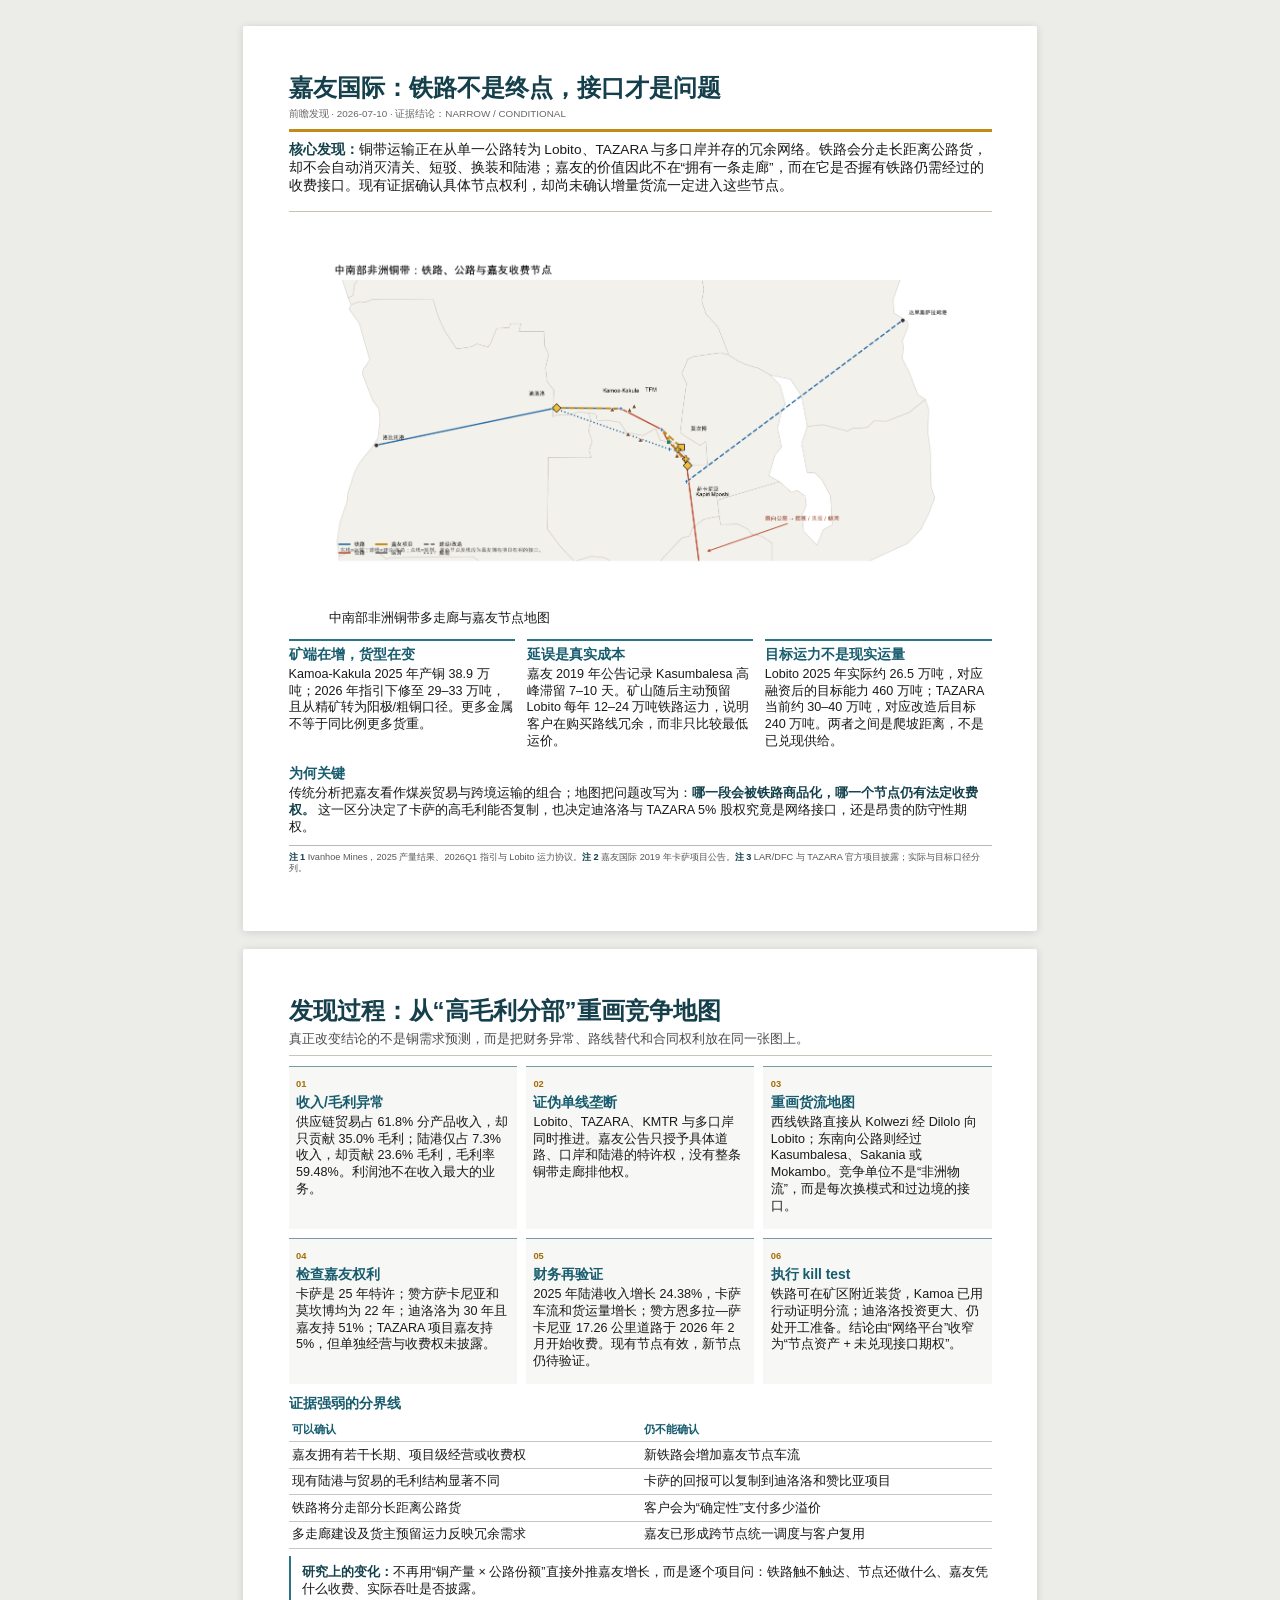
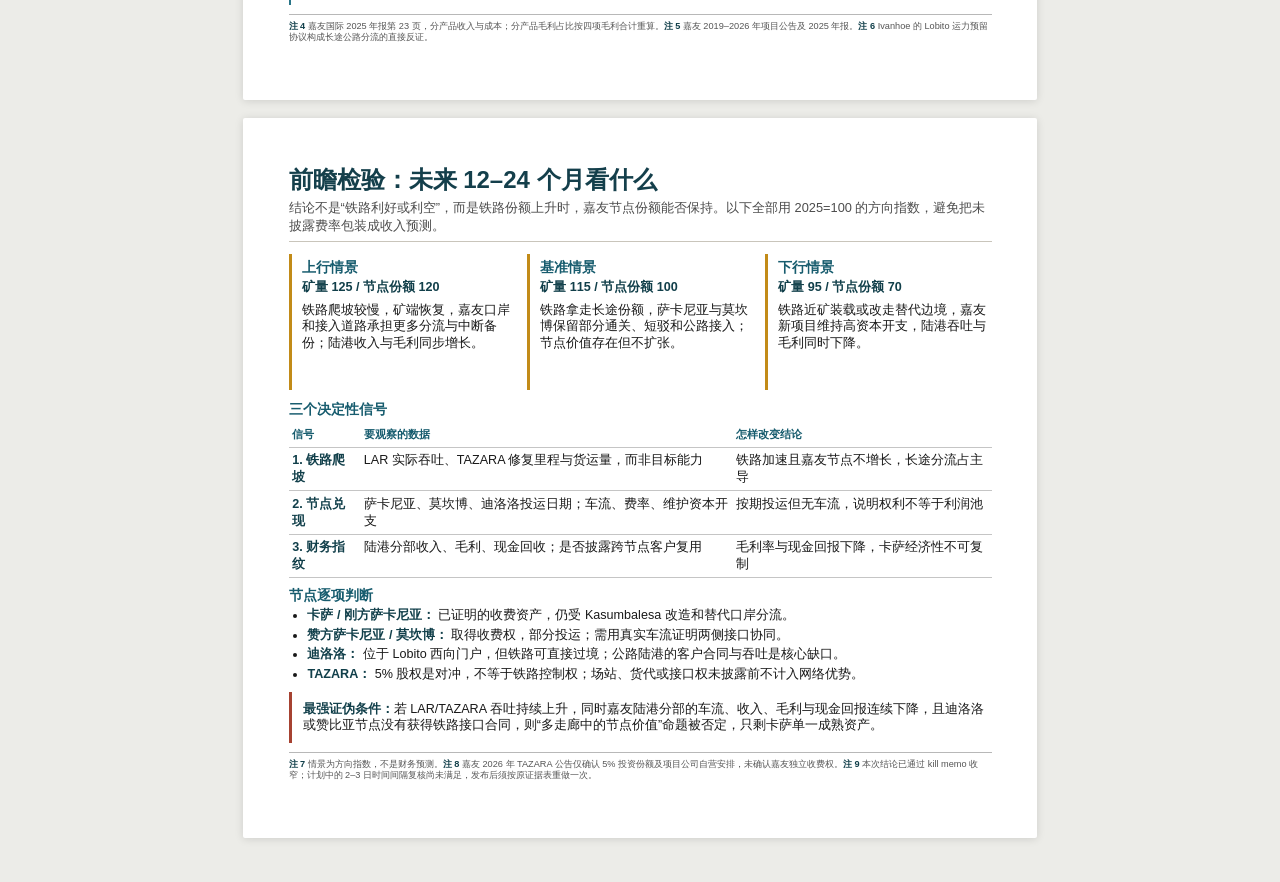
<file: reports/jiayou/forward-findings.html>
<!DOCTYPE html>
<html xmlns="http://www.w3.org/1999/xhtml">
<head>
  <meta charset="utf-8" />
  <meta name="generator" content="pandoc" />
  <meta name="viewport" content="width=device-width, initial-scale=1.0, user-scalable=yes" />
  <title>嘉友国际：铜带多走廊时代的节点价值</title>
  <style>
    /* Default styles provided by pandoc.
    ** See https://pandoc.org/MANUAL.html#variables-for-html for config info.
    */
    span.smallcaps{font-variant: small-caps;}
    div.columns{display: flex; gap: min(4vw, 1.5em);}
    div.column{flex: auto; overflow-x: auto;}
    div.hanging-indent{margin-left: 1.5em; text-indent: -1.5em;}
    /* The extra [class] is a hack that increases specificity enough to
       override a similar rule in reveal.js */
    ul.task-list[class]{list-style: none;}
    ul.task-list li input[type="checkbox"] {
      font-size: inherit;
      width: 0.8em;
      margin: 0 0.8em 0.2em -1.6em;
      vertical-align: middle;
    }
    .display.math{display: block; text-align: center; margin: 0.5rem auto;}
  </style>
  <link rel="stylesheet" href="report.css" />
</head>
<body>
<section id="嘉友国际铁路不是终点接口才是问题" class="page page-1">
<h1>嘉友国际：铁路不是终点，接口才是问题</h1>
<p class="kicker">
前瞻发现 · 2026-07-10 · 证据结论：NARROW / CONDITIONAL
</p>
<div class="thesis">
<p><strong>核心发现：</strong>铜带运输正在从单一公路转为 Lobito、TAZARA
与多口岸并存的冗余网络。铁路会分走长距离公路货，却不会自动消灭清关、短驳、换装和陆港；嘉友的价值因此不在“拥有一条走廊”，而在它是否握有铁路仍需经过的收费接口。现有证据确认具体节点权利，却尚未确认增量货流一定进入这些节点。</p>
</div>
<figure>
<img src="copperbelt-corridors.png" class="map"
alt="中南部非洲铜带多走廊与嘉友节点地图" />
<figcaption
aria-hidden="true">中南部非洲铜带多走廊与嘉友节点地图</figcaption>
</figure>
<div class="hard-facts">
<section>
<h2>
矿端在增，货型在变
</h2>
<p>
Kamoa-Kakula 2025 年产铜 38.9 万吨；2026 年指引下修至 29–33
万吨，且从精矿转为阳极/粗铜口径。更多金属不等于同比例更多货重。
</p>
</section>
<section>
<h2>
延误是真实成本
</h2>
<p>
嘉友 2019 年公告记录 Kasumbalesa 高峰滞留 7–10 天。矿山随后主动预留
Lobito 每年 12–24
万吨铁路运力，说明客户在购买路线冗余，而非只比较最低运价。
</p>
</section>
<section>
<h2>
目标运力不是现实运量
</h2>
<p>
Lobito 2025 年实际约 26.5 万吨，对应融资后的目标能力 460 万吨；TAZARA
当前约 30–40 万吨，对应改造后目标 240
万吨。两者之间是爬坡距离，不是已兑现供给。
</p>
</section>
</div>
<h2 id="为何关键">为何关键</h2>
<p>传统分析把嘉友看作煤炭贸易与跨境运输的组合；地图把问题改写为：<strong>哪一段会被铁路商品化，哪一个节点仍有法定收费权。</strong>
这一区分决定了卡萨的高毛利能否复制，也决定迪洛洛与 TAZARA 5%
股权究竟是网络接口，还是昂贵的防守性期权。</p>
<footer class="notes">
<p>
<strong>注 1</strong> Ivanhoe Mines，2025 产量结果、2026Q1 指引与 Lobito
运力协议。<strong>注 2</strong> 嘉友国际 2019 年卡萨项目公告。<strong>注
3</strong> LAR/DFC 与 TAZARA 官方项目披露；实际与目标口径分列。
</p>
</footer>
</section>
<section id="发现过程从高毛利分部重画竞争地图" class="page page-2">
<h1>发现过程：从“高毛利分部”重画竞争地图</h1>
<p class="deck">
真正改变结论的不是铜需求预测，而是把财务异常、路线替代和合同权利放在同一张图上。
</p>
<div class="evidence-chain">
<section>
<span>01</span>
<h2>
收入/毛利异常
</h2>
<p>
供应链贸易占 61.8% 分产品收入，却只贡献 35.0% 毛利；陆港仅占 7.3%
收入，却贡献 23.6% 毛利，毛利率 59.48%。利润池不在收入最大的业务。
</p>
</section>
<section>
<span>02</span>
<h2>
证伪单线垄断
</h2>
<p>
Lobito、TAZARA、KMTR
与多口岸同时推进。嘉友公告只授予具体道路、口岸和陆港的特许权，没有整条铜带走廊排他权。
</p>
</section>
<section>
<span>03</span>
<h2>
重画货流地图
</h2>
<p>
西线铁路直接从 Kolwezi 经 Dilolo 向 Lobito；东南向公路则经过
Kasumbalesa、Sakania 或
Mokambo。竞争单位不是“非洲物流”，而是每次换模式和过边境的接口。
</p>
</section>
<section>
<span>04</span>
<h2>
检查嘉友权利
</h2>
<p>
卡萨是 25 年特许；赞方萨卡尼亚和莫坎博均为 22 年；迪洛洛为 30 年且嘉友持
51%；TAZARA 项目嘉友持 5%，但单独经营与收费权未披露。
</p>
</section>
<section>
<span>05</span>
<h2>
财务再验证
</h2>
<p>
2025 年陆港收入增长 24.38%，卡萨车流和货运量增长；赞方恩多拉—萨卡尼亚
17.26 公里道路于 2026 年 2 月开始收费。现有节点有效，新节点仍待验证。
</p>
</section>
<section>
<span>06</span>
<h2>
执行 kill test
</h2>
<p>
铁路可在矿区附近装货，Kamoa
已用行动证明分流；迪洛洛投资更大、仍处开工准备。结论由“网络平台”收窄为“节点资产
+ 未兑现接口期权”。
</p>
</section>
</div>
<h2 id="证据强弱的分界线">证据强弱的分界线</h2>
<table>
<colgroup>
<col style="width: 50%" />
<col style="width: 50%" />
</colgroup>
<thead>
<tr>
<th>可以确认</th>
<th>仍不能确认</th>
</tr>
</thead>
<tbody>
<tr>
<td>嘉友拥有若干长期、项目级经营或收费权</td>
<td>新铁路会增加嘉友节点车流</td>
</tr>
<tr>
<td>现有陆港与贸易的毛利结构显著不同</td>
<td>卡萨的回报可以复制到迪洛洛和赞比亚项目</td>
</tr>
<tr>
<td>铁路将分走部分长距离公路货</td>
<td>客户会为“确定性”支付多少溢价</td>
</tr>
<tr>
<td>多走廊建设及货主预留运力反映冗余需求</td>
<td>嘉友已形成跨节点统一调度与客户复用</td>
</tr>
</tbody>
</table>
<div class="callout">
<strong>研究上的变化：</strong>不再用“铜产量 ×
公路份额”直接外推嘉友增长，而是逐个项目问：铁路触不触达、节点还做什么、嘉友凭什么收费、实际吞吐是否披露。
</div>
<footer class="notes">
<p>
<strong>注 4</strong> 嘉友国际 2025 年报第 23
页，分产品收入与成本；分产品毛利占比按四项毛利合计重算。<strong>注
5</strong> 嘉友 2019–2026 年项目公告及 2025 年报。<strong>注 6</strong>
Ivanhoe 的 Lobito 运力预留协议构成长途公路分流的直接反证。
</p>
</footer>
</section>
<section id="前瞻检验未来-1224-个月看什么" class="page page-3">
<h1>前瞻检验：未来 12–24 个月看什么</h1>
<p class="deck">
结论不是“铁路利好或利空”，而是铁路份额上升时，嘉友节点份额能否保持。以下全部用
2025=100 的方向指数，避免把未披露费率包装成收入预测。
</p>
<div class="scenario-grid">
<section>
<h2>
上行情景
</h2>
<p>
<strong>矿量 125 / 节点份额 120</strong>
</p>
<p>
铁路爬坡较慢，矿端恢复，嘉友口岸和接入道路承担更多分流与中断备份；陆港收入与毛利同步增长。
</p>
</section>
<section>
<h2>
基准情景
</h2>
<p>
<strong>矿量 115 / 节点份额 100</strong>
</p>
<p>
铁路拿走长途份额，萨卡尼亚与莫坎博保留部分通关、短驳和公路接入；节点价值存在但不扩张。
</p>
</section>
<section>
<h2>
下行情景
</h2>
<p>
<strong>矿量 95 / 节点份额 70</strong>
</p>
<p>
铁路近矿装载或改走替代边境，嘉友新项目维持高资本开支，陆港吞吐与毛利同时下降。
</p>
</section>
</div>
<h2 id="三个决定性信号">三个决定性信号</h2>
<table class="signals">
<thead>
<tr>
<th>
信号
</th>
<th>
要观察的数据
</th>
<th>
怎样改变结论
</th>
</tr>
</thead>
<tbody>
<tr>
<td>
<strong>1. 铁路爬坡</strong>
</td>
<td>
LAR 实际吞吐、TAZARA 修复里程与货运量，而非目标能力
</td>
<td>
铁路加速且嘉友节点不增长，长途分流占主导
</td>
</tr>
<tr>
<td>
<strong>2. 节点兑现</strong>
</td>
<td>
萨卡尼亚、莫坎博、迪洛洛投运日期；车流、费率、维护资本开支
</td>
<td>
按期投运但无车流，说明权利不等于利润池
</td>
</tr>
<tr>
<td>
<strong>3. 财务指纹</strong>
</td>
<td>
陆港分部收入、毛利、现金回收；是否披露跨节点客户复用
</td>
<td>
毛利率与现金回报下降，卡萨经济性不可复制
</td>
</tr>
</tbody>
</table>
<h2 id="节点逐项判断">节点逐项判断</h2>
<ul>
<li><strong>卡萨 / 刚方萨卡尼亚：</strong> 已证明的收费资产，仍受
Kasumbalesa 改造和替代口岸分流。</li>
<li><strong>赞方萨卡尼亚 / 莫坎博：</strong>
取得收费权，部分投运；需用真实车流证明两侧接口协同。</li>
<li><strong>迪洛洛：</strong> 位于 Lobito
西向门户，但铁路可直接过境；公路陆港的客户合同与吞吐是核心缺口。</li>
<li><strong>TAZARA：</strong> 5%
股权是对冲，不等于铁路控制权；场站、货代或接口权未披露前不计入网络优势。</li>
</ul>
<div class="falsification">
<strong>最强证伪条件：</strong>若 LAR/TAZARA
吞吐持续上升，同时嘉友陆港分部的车流、收入、毛利与现金回报连续下降，且迪洛洛或赞比亚节点没有获得铁路接口合同，则“多走廊中的节点价值”命题被否定，只剩卡萨单一成熟资产。
</div>
<footer class="notes">
<p>
<strong>注 7</strong> 情景为方向指数，不是财务预测。<strong>注
8</strong> 嘉友 2026 年 TAZARA 公告仅确认 5%
投资份额及项目公司自营安排，未确认嘉友独立收费权。<strong>注 9</strong>
本次结论已通过 kill memo 收窄；计划中的 2–3
日时间间隔复核尚未满足，发布后须按原证据表重做一次。
</p>
</footer>
</section>
</body>
</html>
</file>
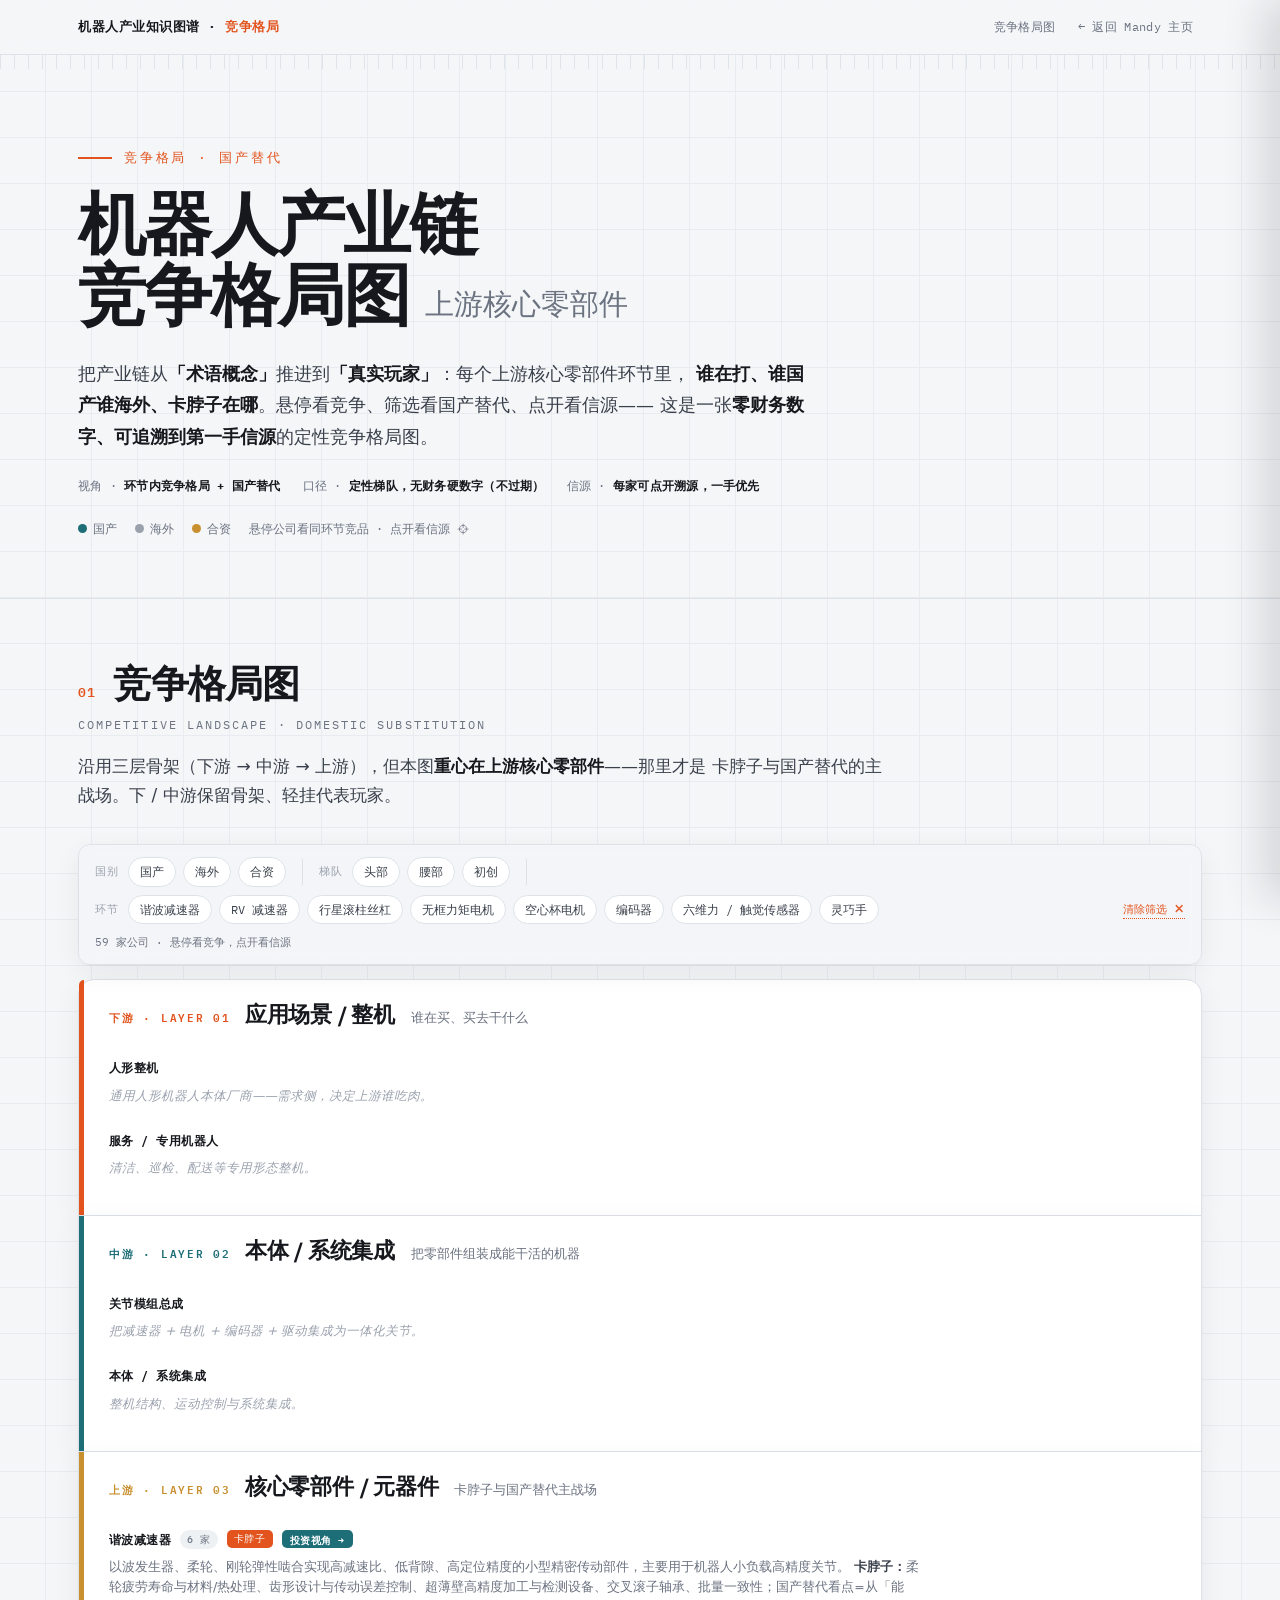
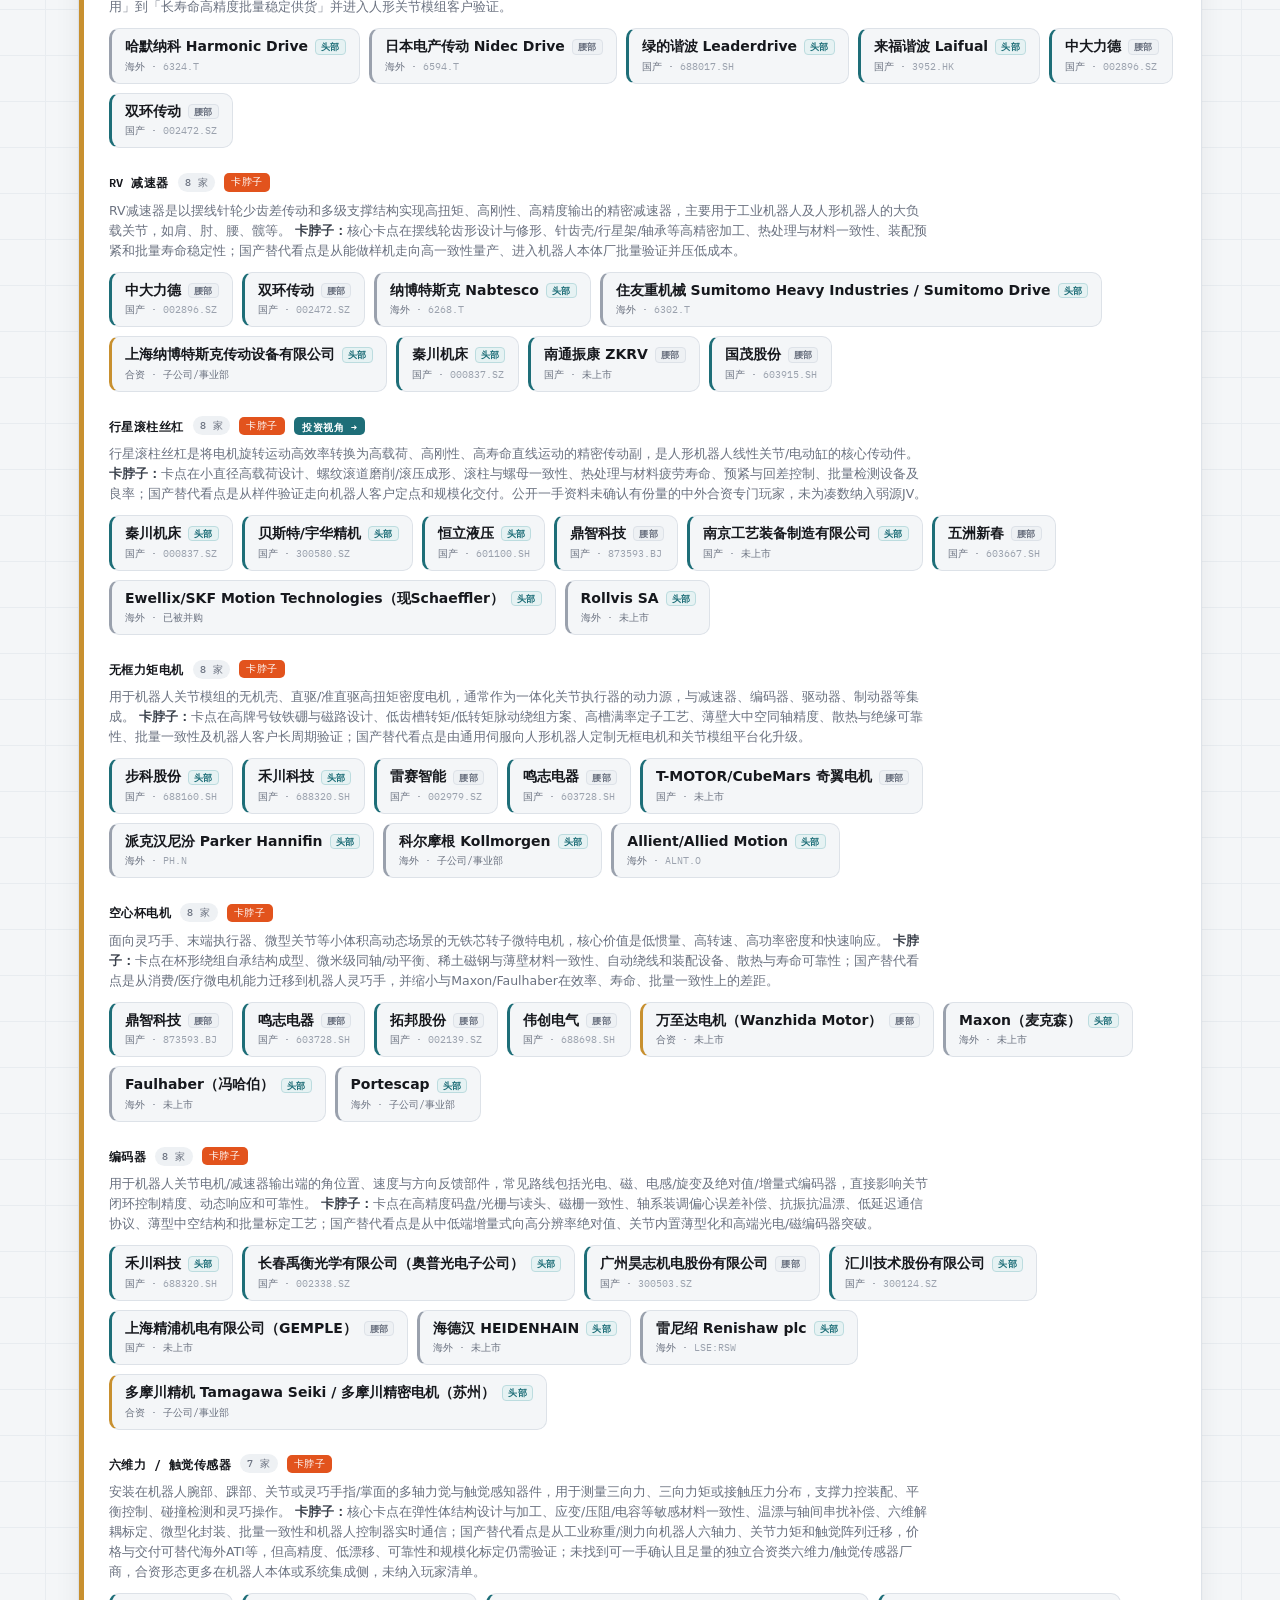
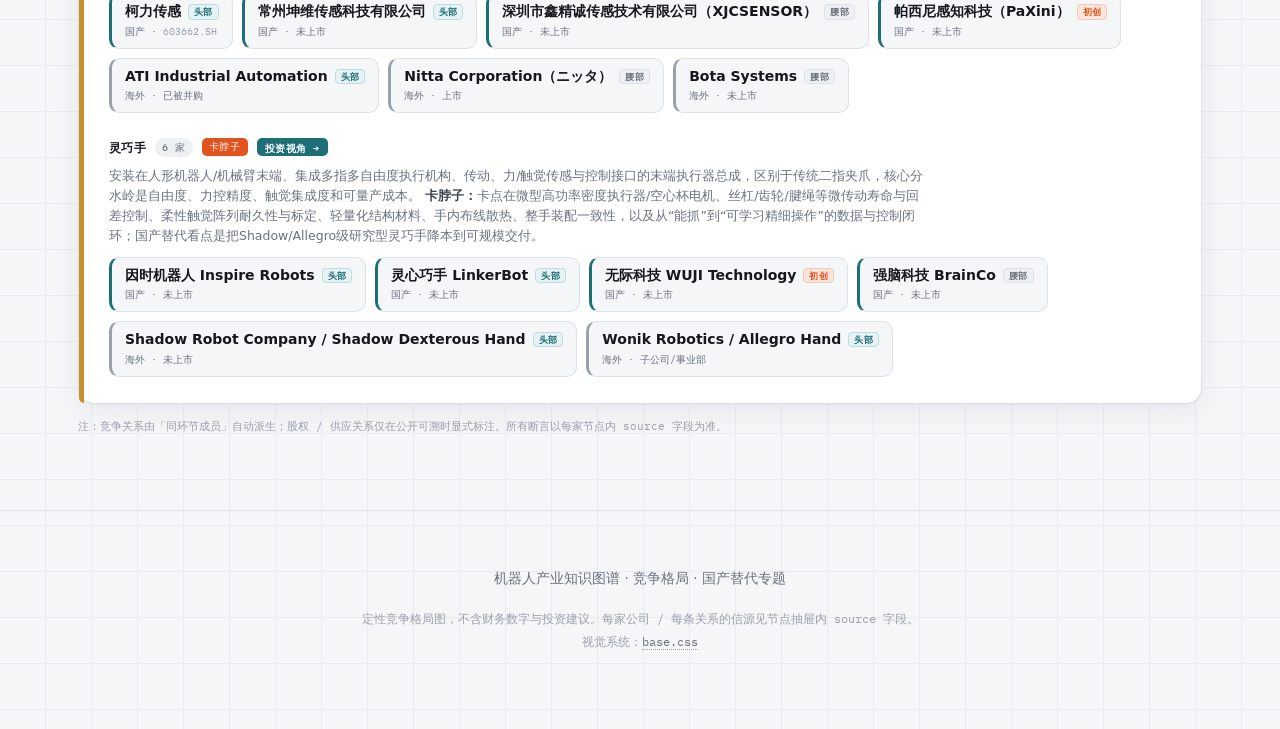
<file: reports/robotics/competitive-landscape.html>
<!DOCTYPE html>
<html lang="zh-CN">
<head>
<meta charset="UTF-8">
<meta name="viewport" content="width=device-width, initial-scale=1.0">
<title>机器人产业链 · 竞争格局 · 国产替代 · 上游核心零部件</title>
<link rel="preconnect" href="https://fonts.googleapis.com">
<link rel="preconnect" href="https://fonts.gstatic.com" crossorigin>
<link href="https://fonts.googleapis.com/css2?family=Space+Grotesk:wght@400;500;600;700&family=IBM+Plex+Mono:wght@400;500;600&display=swap" rel="stylesheet">
<link rel="stylesheet" href="base.css">
<style>
  /* ===== 竞争格局专题 专用组件 ===== */

  /* 图例 + origin 分色 */
  .legend{display:flex;flex-wrap:wrap;gap:10px 18px;margin:22px 0 4px;font-family:var(--mono);font-size:11.5px;color:var(--slate)}
  .legend .lg{display:inline-flex;align-items:center;gap:6px}
  .dot{width:9px;height:9px;border-radius:50%;display:inline-block;flex:none}
  .dot.domestic{background:var(--petrol)}
  .dot.overseas{background:var(--slate-2)}
  .dot.jv{background:var(--gold)}

  /* ===== filter bar ===== */
  .filters{position:sticky;top:54px;z-index:40;background:rgba(244,246,248,.9);backdrop-filter:blur(8px);border:1px solid var(--hair);border-radius:12px;box-shadow:var(--shadow);padding:12px 16px;margin:30px 0 8px;display:flex;flex-wrap:wrap;align-items:center;gap:8px 14px}
  .filters .fgroup{display:flex;align-items:center;gap:7px;flex-wrap:wrap}
  .filters .flabel{font-family:var(--mono);font-size:10.5px;letter-spacing:.1em;text-transform:uppercase;color:var(--slate-2);margin-right:2px}
  .chipf{font-family:var(--mono);font-size:11.5px;color:var(--ink-2);background:var(--card);border:1px solid var(--hair);border-radius:20px;padding:4px 11px;cursor:pointer;transition:.14s;user-select:none}
  .chipf:hover{border-color:var(--slate-2)}
  .chipf.on{background:var(--ink);color:#fff;border-color:var(--ink)}
  .filters .fsep{width:1px;align-self:stretch;background:var(--hair);margin:2px 2px}
  .filters .freset{font-family:var(--mono);font-size:11px;color:var(--amber);cursor:pointer;margin-left:auto;border-bottom:1px dotted var(--amber)}
  .filters .fstat{font-family:var(--mono);font-size:10.5px;color:var(--slate);width:100%;margin-top:2px}

  /* ===== 三层主图 ===== */
  .stack{margin:14px 0 8px;display:flex;flex-direction:column;gap:0}
  .layer{background:var(--card);border:1px solid var(--hair);box-shadow:var(--shadow);position:relative}
  .layer:first-of-type{border-radius:16px 16px 0 0}
  .layer:last-of-type{border-radius:0 0 16px 16px}
  .layer + .layer{border-top:none}
  .layer .edge{position:absolute;left:0;top:0;height:100%;width:5px}
  .layer:first-of-type .edge{border-top-left-radius:16px}
  .layer:last-of-type .edge{border-bottom-left-radius:16px}
  .layer.down .edge{background:var(--amber)}
  .layer.mid  .edge{background:var(--petrol)}
  .layer.up   .edge{background:var(--gold)}
  .layer .lhead{display:flex;align-items:baseline;gap:14px;flex-wrap:wrap;padding:22px 26px 4px 30px}
  .layer .lhead .lv{font-family:var(--mono);font-size:11px;letter-spacing:.16em;text-transform:uppercase;font-weight:600}
  .layer.down .lhead .lv{color:var(--amber)}
  .layer.mid  .lhead .lv{color:var(--petrol)}
  .layer.up   .lhead .lv{color:var(--gold)}
  .layer .lhead h3{font-size:22px;letter-spacing:-.01em}
  .layer .lhead .def{font-family:var(--body);font-size:13px;color:var(--slate);margin-left:2px}
  .layer .lbody{padding:14px 26px 26px 30px}

  /* 环节分组 */
  .grp{margin-top:20px}
  .grp:first-child{margin-top:6px}
  .grp .gk{font-family:var(--mono);font-size:12px;letter-spacing:.04em;color:var(--ink);font-weight:600;margin-bottom:4px;display:inline-flex;align-items:center;gap:9px;cursor:default;border-radius:6px;padding:2px 6px;margin-left:-6px;transition:.14s}
  .grp .gk:hover{background:var(--paper-2)}
  .grp .gk .cnt{font-family:var(--mono);font-size:10px;color:var(--slate);font-weight:500;background:var(--paper-2);border-radius:20px;padding:1px 7px}
  .grp .gk .bn{font-size:9.5px;letter-spacing:.06em;color:#fff;background:var(--amber);border-radius:5px;padding:1px 7px;font-weight:500}
  .grp .gd{font-family:var(--body);font-size:12.5px;color:var(--slate);margin:2px 0 11px;line-height:1.6;max-width:820px}
  .grp .gd b{color:var(--ink-2);font-weight:600}
  .grp.empty .gd{color:var(--slate-2);font-style:italic}
  .nodes{display:flex;flex-wrap:wrap;gap:9px}

  /* ===== 公司节点 chip ===== */
  .node{position:relative;background:var(--paper);border:1px solid var(--hair);border-left-width:3px;border-radius:10px;padding:9px 13px;min-width:118px;cursor:pointer;transition:opacity .16s,transform .16s,border-color .16s,box-shadow .16s;outline:none}
  .node[data-origin=domestic]{border-left-color:var(--petrol)}
  .node[data-origin=overseas]{border-left-color:var(--slate-2)}
  .node[data-origin=jv]{border-left-color:var(--gold)}
  .node:hover,.node:focus-visible{border-color:var(--slate-2);background:#fff;transform:translateY(-2px);box-shadow:var(--shadow);z-index:20}
  .node .t{font-size:14px;font-weight:600;color:var(--ink);line-height:1.25;display:flex;align-items:center;gap:7px;flex-wrap:wrap}
  .node .tag{font-family:var(--mono);font-size:9px;letter-spacing:.04em;padding:1px 5px;border-radius:4px;border:1px solid var(--hair);color:var(--slate);vertical-align:.06em;white-space:nowrap}
  .node .tag.head{background:#e6f2f3;border-color:#bcdcdf;color:var(--petrol)}
  .node .tag.waist{background:var(--paper-2)}
  .node .tag.startup{background:var(--amber-soft);border-color:#f0c9ba;color:var(--amber)}
  .node .sub{font-family:var(--mono);font-size:10px;color:var(--slate);margin-top:4px;line-height:1.4}
  .node .code{color:var(--slate-2)}

  /* 交互态 */
  .node.dim{opacity:.24}
  .node.hl{border-color:var(--ink);box-shadow:0 0 0 2px rgba(30,110,120,.35),var(--shadow)}
  .grp.dim > .gk{opacity:.5}

  /* ===== 抽屉 drawer ===== */
  .scrim{position:fixed;inset:0;background:rgba(22,24,29,.32);opacity:0;visibility:hidden;transition:.2s;z-index:80}
  .scrim.open{opacity:1;visibility:visible}
  .drawer{position:fixed;top:0;right:0;height:100%;width:380px;max-width:90vw;background:var(--card);border-left:1px solid var(--hair);box-shadow:-16px 0 40px rgba(22,24,29,.14);transform:translateX(100%);transition:transform .24s cubic-bezier(.4,0,.2,1);z-index:81;display:flex;flex-direction:column;overflow-y:auto}
  .drawer.open{transform:none}
  .drawer .dhead{padding:24px 26px 16px;border-bottom:1px solid var(--hair);position:sticky;top:0;background:var(--card);z-index:2}
  .drawer .dclose{position:absolute;top:18px;right:20px;font-family:var(--mono);font-size:18px;color:var(--slate);cursor:pointer;line-height:1;border:none;background:none}
  .drawer .dclose:hover{color:var(--amber)}
  .drawer h3{font-size:22px;letter-spacing:-.01em;display:flex;align-items:center;gap:9px;flex-wrap:wrap;padding-right:24px}
  .drawer .dcode{font-family:var(--mono);font-size:12px;color:var(--slate);margin-top:6px}
  .drawer .dbody{padding:20px 26px 40px}
  .drawer .row{margin-bottom:18px}
  .drawer .rk{font-family:var(--mono);font-size:10.5px;letter-spacing:.1em;text-transform:uppercase;color:var(--slate-2);margin-bottom:5px}
  .drawer .rv{font-size:14.5px;color:var(--ink-2);line-height:1.6}
  .drawer .rv b{color:var(--ink)}
  .drawer .pos{background:var(--amber-soft);border-left:3px solid var(--amber);border-radius:0 10px 10px 0;padding:12px 14px;font-size:14px;color:var(--ink-2)}
  .drawer .peers{display:flex;flex-wrap:wrap;gap:6px}
  .drawer .peer{font-family:var(--mono);font-size:11px;background:var(--paper);border:1px solid var(--hair);border-radius:16px;padding:3px 10px;color:var(--ink-2);cursor:pointer}
  .drawer .peer:hover{border-color:var(--slate-2);color:var(--ink)}
  .drawer .src{background:var(--paper);border:1px solid var(--hair);border-radius:10px;padding:12px 14px;font-family:var(--mono);font-size:11.5px;color:var(--ink-2);line-height:1.6;word-break:break-word}
  .drawer .src .st{display:inline-block;font-size:9px;letter-spacing:.06em;padding:1px 6px;border-radius:4px;margin-right:6px;vertical-align:.08em}
  .drawer .src .st.primary{background:#e6f2f3;color:var(--petrol);border:1px solid #bcdcdf}
  .drawer .src .st.secondary{background:var(--paper-2);color:var(--slate);border:1px solid var(--hair)}
  .drawer .src .conf{color:var(--slate-2);font-size:10px}
  /* ---- 投资视角 徽章 + 评分卡 ---- */
  .grp .gk .iv{font-size:9.5px;letter-spacing:.06em;color:#fff;background:var(--petrol);border-radius:5px;padding:1px 8px;font-weight:600;cursor:pointer}
  .grp .gk .iv:hover{filter:brightness(1.12)}
  .drawer .ivdim{display:grid;grid-template-columns:76px 1fr;gap:6px 12px;align-items:start;margin-bottom:14px}
  .drawer .ivdim .dk{font-family:var(--mono);font-size:11px;color:var(--slate);padding-top:3px;line-height:1.4}
  .drawer .ivdim .dv .lvl{display:inline-block;font-family:var(--mono);font-size:11px;font-weight:600;padding:1px 8px;border-radius:5px}
  .drawer .ivdim .dv .lvl.hi{background:var(--amber-soft);color:var(--amber);border:1px solid #f0c9ba}
  .drawer .ivdim .dv .lvl.mid{background:var(--paper-2);color:var(--slate);border:1px solid var(--hair)}
  .drawer .ivdim .dv .lvl.lo{background:#e6f2f3;color:var(--petrol);border:1px solid #bcdcdf}
  .drawer .ivdim .dv .flag{font-family:var(--mono);font-size:9.5px;color:var(--amber);margin-left:6px}
  .drawer .ivdim .dv .dn{font-size:12.5px;color:var(--ink-2);line-height:1.55;margin-top:5px}
  .drawer .ivverdict{background:var(--amber-soft);border-left:3px solid var(--amber);border-radius:0 10px 10px 0;padding:13px 15px;font-size:13.5px;color:var(--ink-2);line-height:1.62}
  .drawer .ivpick{background:#e6f2f3;border:1px solid #bcdcdf;border-radius:10px;padding:11px 14px;font-size:13px;color:var(--ink-2);line-height:1.6}
  @media(max-width:520px){.filters{top:0}}
</style>
</head>
<body>

<div class="topbar">
  <div class="wrap">
    <div class="brand">机器人产业知识图谱 · <b>竞争格局</b></div>
    <nav class="nav">
      <a href="#map">竞争格局图</a>
      <a href="../../index.html">← 返回 Mandy 主页</a>
    </nav>
  </div>
</div>
<div class="ruler"></div>

<!-- HERO -->
<header class="hero">
  <div class="wrap">
    <div class="eyebrow">竞争格局 · 国产替代</div>
    <h1>机器人产业链<br>竞争格局图 <span class="yr">上游核心零部件</span></h1>
    <p class="lede">
      把产业链从<b>「术语概念」</b>推进到<b>「真实玩家」</b>：每个上游核心零部件环节里，
      <b>谁在打、谁国产谁海外、卡脖子在哪</b>。悬停看竞争、筛选看国产替代、点开看信源——
      这是一张<b>零财务数字、可追溯到第一手信源</b>的定性竞争格局图。
    </p>
    <div class="meta">
      <span>视角 · <b>环节内竞争格局 + 国产替代</b></span>
      <span>口径 · <b>定性梯队，无财务硬数字（不过期）</b></span>
      <span>信源 · <b>每家可点开溯源，一手优先</b></span>
    </div>
    <div class="legend">
      <span class="lg"><span class="dot domestic"></span> 国产</span>
      <span class="lg"><span class="dot overseas"></span> 海外</span>
      <span class="lg"><span class="dot jv"></span> 合资</span>
      <span class="lg">悬停公司看同环节竞品 · 点开看信源 ⌖</span>
    </div>
  </div>
</header>

<!-- ===== 主图 ===== -->
<section id="map">
  <div class="wrap">
    <div class="sechead"><span class="secnum">01</span><h2 class="sectitle">竞争格局图</h2></div>
    <div class="seclabel">COMPETITIVE LANDSCAPE · DOMESTIC SUBSTITUTION</div>
    <p class="seclede">
      沿用三层骨架（下游 → 中游 → 上游），但本图<b>重心在上游核心零部件</b>——那里才是
      卡脖子与国产替代的主战场。下 / 中游保留骨架、轻挂代表玩家。
    </p>

    <!-- filter bar (JS 注入) -->
    <div class="filters" id="filters"></div>

    <!-- 三层主图 (JS 渲染) -->
    <div class="stack" id="stack"></div>

    <p class="src-inline" style="font-family:var(--mono);font-size:10.5px;color:var(--slate-2);margin-top:14px">
      注：竞争关系由「同环节成员」自动派生；股权 / 供应关系仅在公开可溯时显式标注。所有断言以每家节点内 source 字段为准。
    </p>
  </div>
</section>

<footer>
  <div class="wrap">
    <p>机器人产业知识图谱 · 竞争格局 · 国产替代专题</p>
    <p class="src">
      定性竞争格局图，不含财务数字与投资建议。每家公司 / 每条关系的信源见节点抽屉内 source 字段。<br>
      视觉系统：<a href="base.css">base.css</a>
    </p>
  </div>
</footer>

<!-- 抽屉 -->
<div class="scrim" id="scrim"></div>
<aside class="drawer" id="drawer" aria-hidden="true"></aside>

<script src="graph-data.js"></script>
<script>
(function(){
  var G = window.GRAPH || {segments:[],companies:[],edges:[]};
  var LAYERS = [
    {id:'down', lv:'下游 · Layer 01', name:'应用场景 / 整机', def:'谁在买、买去干什么'},
    {id:'mid',  lv:'中游 · Layer 02', name:'本体 / 系统集成', def:'把零部件组装成能干活的机器'},
    {id:'up',   lv:'上游 · Layer 03', name:'核心零部件 / 元器件', def:'卡脖子与国产替代主战场'}
  ];
  var ORIGIN_LABEL = {domestic:'国产', overseas:'海外', jv:'合资'};
  var TIER_LABEL = {head:'头部', waist:'腰部', startup:'初创'};
  var LISTED_LABEL = {listed:'上市', unlisted:'未上市', subsidiary:'子公司/事业部', acquired:'已被并购'};

  // 索引
  var segById = {}; G.segments.forEach(function(s){segById[s.id]=s;});
  var compById = {}; G.companies.forEach(function(c){compById[c.id]=c;});
  function compsInSeg(segId){ return G.companies.filter(function(c){return (c.segments||[]).indexOf(segId)>=0;}); }
  function peersOf(c){ // 同环节竞品
    var set = {};
    (c.segments||[]).forEach(function(sid){ compsInSeg(sid).forEach(function(o){ if(o.id!==c.id) set[o.id]=true; }); });
    return Object.keys(set).map(function(id){return compById[id];});
  }

  // ---- 渲染三层 ----
  var stack = document.getElementById('stack');
  LAYERS.forEach(function(L){
    var segs = G.segments.filter(function(s){return s.layer===L.id;});
    if(!segs.length) return;
    var layer = document.createElement('div');
    layer.className = 'layer '+L.id;
    var grpHTML = segs.map(function(s){
      var cs = compsInSeg(s.id);
      var chips = cs.map(function(c){ return nodeHTML(c); }).join('');
      var bn = s.bottleneck ? '<span class="bn" title="'+esc(s.bottleneck)+'">卡脖子</span>' : '';
      var iv = s.invest ? '<span class="iv" data-iv="'+s.id+'">投资视角 →</span>' : '';
      var cntTxt = cs.length ? '<span class="cnt">'+cs.length+' 家</span>' : '';
      var body = cs.length
        ? '<div class="gd">'+esc(s.def||'')+(s.bottleneck?' <b>卡脖子：</b>'+esc(s.bottleneck):'')+'</div><div class="nodes">'+chips+'</div>'
        : '<div class="gd">'+esc(s.def||'待补玩家清单')+'</div>';
      return '<div class="grp'+(cs.length?'':' empty')+'" data-seg="'+s.id+'">'
        + '<div class="gk" data-seg="'+s.id+'">'+esc(s.name)+cntTxt+bn+iv+'</div>'
        + body + '</div>';
    }).join('');
    layer.innerHTML = '<div class="edge"></div>'
      + '<div class="lhead"><span class="lv">'+L.lv+'</span><h3>'+L.name+'</h3><span class="def">'+L.def+'</span></div>'
      + '<div class="lbody">'+grpHTML+'</div>';
    stack.appendChild(layer);
  });

  function nodeHTML(c){
    var tier = c.tier ? '<span class="tag '+c.tier+'">'+(TIER_LABEL[c.tier]||c.tier)+'</span>' : '';
    var code = (c.listed && c.listed.code) ? '<span class="code">'+esc(c.listed.code)+'</span>' : (c.listed?LISTED_LABEL[c.listed.status]||'':'');
    return '<div class="node" tabindex="0" data-id="'+c.id+'" data-origin="'+(c.origin||'')+'" data-tier="'+(c.tier||'')+'" data-segs="'+(c.segments||[]).join(' ')+'">'
      + '<div class="t">'+esc(c.name)+tier+'</div>'
      + '<div class="sub">'+esc(ORIGIN_LABEL[c.origin]||'')+(code?' · '+code:'')+'</div>'
      + '</div>';
  }

  // ---- 悬停高亮 ----
  var nodes = Array.prototype.slice.call(document.querySelectorAll('.node'));
  function clearHL(){ nodes.forEach(function(n){n.classList.remove('hl','dim');}); }
  function hoverCompany(id){
    var c = compById[id]; if(!c) return;
    var keep = {}; keep[id]=true; peersOf(c).forEach(function(p){keep[p.id]=true;});
    nodes.forEach(function(n){
      var nid=n.getAttribute('data-id');
      n.classList.toggle('hl', nid===id);
      n.classList.toggle('dim', !keep[nid] && !isFilteredOut(n));
    });
  }
  function hoverSeg(segId){
    nodes.forEach(function(n){
      var inSeg = n.getAttribute('data-segs').split(' ').indexOf(segId)>=0;
      n.classList.toggle('hl', inSeg);
      n.classList.toggle('dim', !inSeg && !isFilteredOut(n));
    });
  }
  nodes.forEach(function(n){
    n.addEventListener('mouseenter', function(){ if(!anyFilter()) hoverCompany(n.getAttribute('data-id')); else hoverCompanyWithinFilter(n.getAttribute('data-id')); });
    n.addEventListener('mouseleave', restore);
    n.addEventListener('click', function(){ openDrawer(n.getAttribute('data-id')); });
    n.addEventListener('keydown', function(e){ if(e.key==='Enter'||e.key===' '){e.preventDefault();openDrawer(n.getAttribute('data-id'));} });
  });
  document.querySelectorAll('.gk[data-seg]').forEach(function(gk){
    gk.addEventListener('mouseenter', function(){ hoverSeg(gk.getAttribute('data-seg')); });
    gk.addEventListener('mouseleave', restore);
  });
  document.querySelectorAll('.gk .iv').forEach(function(b){
    b.addEventListener('click', function(e){ e.stopPropagation(); openSegDrawer(b.getAttribute('data-iv')); });
  });
  function hoverCompanyWithinFilter(id){
    var c=compById[id]; if(!c) return; var keep={}; keep[id]=true; peersOf(c).forEach(function(p){keep[p.id]=true;});
    nodes.forEach(function(n){ var nid=n.getAttribute('data-id'); if(isFilteredOut(n)) return; n.classList.toggle('hl',nid===id); n.classList.toggle('dim',!keep[nid]); });
  }

  // ---- 筛选 ----
  var filterState = {origin:{}, tier:{}, seg:{}};
  function anyFilter(){ return Object.keys(filterState.origin).length||Object.keys(filterState.tier).length||Object.keys(filterState.seg).length; }
  function isFilteredOut(n){
    var o=n.getAttribute('data-origin'), t=n.getAttribute('data-tier'), segs=n.getAttribute('data-segs').split(' ');
    if(Object.keys(filterState.origin).length && !filterState.origin[o]) return true;
    if(Object.keys(filterState.tier).length && !filterState.tier[t]) return true;
    if(Object.keys(filterState.seg).length && !segs.some(function(s){return filterState.seg[s];})) return true;
    return false;
  }
  function applyFilter(){
    var shown=0;
    nodes.forEach(function(n){ var out=isFilteredOut(n); n.classList.toggle('dim',out); n.classList.remove('hl'); if(!out)shown++; });
    var stat=document.getElementById('fstat'); if(stat) stat.textContent = anyFilter()? ('筛选中 · 高亮 '+shown+' / '+nodes.length+' 家') : (nodes.length+' 家公司 · 悬停看竞争，点开看信源');
  }
  function restore(){ if(anyFilter()) applyFilter(); else clearHL(); var stat=document.getElementById('fstat'); if(stat&&!anyFilter())stat.textContent=nodes.length+' 家公司 · 悬停看竞争，点开看信源'; }

  // filter bar 构建
  (function buildFilters(){
    var f=document.getElementById('filters'); if(!f) return;
    var origins=['domestic','overseas','jv'];
    var tiers=['head','waist','startup'];
    var segsWithComp = G.segments.filter(function(s){return compsInSeg(s.id).length;});
    function group(label, key, items, labelMap){
      var html='<div class="fgroup"><span class="flabel">'+label+'</span>';
      html+=items.map(function(it){ return '<span class="chipf" data-fk="'+key+'" data-fv="'+it+'">'+(labelMap[it]||it)+'</span>'; }).join('');
      return html+'</div>';
    }
    f.innerHTML = group('国别','origin',origins,ORIGIN_LABEL)
      + '<span class="fsep"></span>'
      + group('梯队','tier',tiers,TIER_LABEL)
      + '<span class="fsep"></span>'
      + group('环节','seg',segsWithComp.map(function(s){return s.id;}), (function(){var m={};segsWithComp.forEach(function(s){m[s.id]=s.name;});return m;})())
      + '<span class="freset" id="freset">清除筛选 ✕</span>'
      + '<span class="fstat" id="fstat">'+nodes.length+' 家公司 · 悬停看竞争，点开看信源</span>';
    f.querySelectorAll('.chipf').forEach(function(ch){
      ch.addEventListener('click', function(){
        var k=ch.getAttribute('data-fk'), v=ch.getAttribute('data-fv');
        if(filterState[k][v]){ delete filterState[k][v]; ch.classList.remove('on'); }
        else { filterState[k][v]=true; ch.classList.add('on'); }
        anyFilter()?applyFilter():clearHL();
      });
    });
    document.getElementById('freset').addEventListener('click', function(){
      filterState={origin:{},tier:{},seg:{}};
      f.querySelectorAll('.chipf.on').forEach(function(c){c.classList.remove('on');});
      clearHL(); document.getElementById('fstat').textContent=nodes.length+' 家公司 · 悬停看竞争，点开看信源';
    });
  })();

  // ---- 抽屉 ----
  var scrim=document.getElementById('scrim'), drawer=document.getElementById('drawer');
  function openDrawer(id){
    var c=compById[id]; if(!c) return;
    var listed = c.listed||{};
    var codeLine = (listed.code? listed.code+' · ':'')+(LISTED_LABEL[listed.status]||'');
    var peers = peersOf(c);
    var peerHTML = peers.length? peers.map(function(p){return '<span class="peer" data-id="'+p.id+'">'+esc(p.name)+'</span>';}).join('') : '<span style="color:var(--slate-2);font-size:12px">该环节暂无其他已收录玩家</span>';
    var segNames = (c.segments||[]).map(function(s){return segById[s]?segById[s].name:s;}).join(' · ');
    var s=c.source||{};
    var srcTxt = typeof s==='string'? s : ((s.doc||'')+(s.loc?'，'+s.loc:''));
    var st = c.source_type||(s.type)||'';
    var conf = c.confidence||(s.confidence)||'';
    drawer.innerHTML =
      '<div class="dhead"><button class="dclose" id="dclose" aria-label="关闭">✕</button>'
      + '<h3>'+esc(c.name)+(c.tier?'<span class="tag '+c.tier+'">'+(TIER_LABEL[c.tier]||c.tier)+'</span>':'')+'</h3>'
      + '<div class="dcode"><span class="dot '+c.origin+'"></span> '+(ORIGIN_LABEL[c.origin]||'')+(codeLine?' · '+esc(codeLine):'')+'</div></div>'
      + '<div class="dbody">'
      + row('所处环节', esc(segNames))
      + (c.one_liner? row('主营 · 在该环节做什么', esc(c.one_liner)) : '')
      + (c.position? '<div class="row"><div class="rk">竞争位置</div><div class="pos">'+esc(c.position)+'</div></div>' : '')
      + '<div class="row"><div class="rk">同环节竞品</div><div class="peers">'+peerHTML+'</div></div>'
      + '<div class="row"><div class="rk">信源</div><div class="src">'
        + (st?'<span class="st '+st+'">'+(st==='primary'?'一手':'二手')+'</span>':'')
        + (conf?'<span class="conf">置信 '+conf+'</span><br>':'')
        + esc(srcTxt||'—')
      + '</div></div>'
      + '</div>';
    drawer.querySelector('#dclose').addEventListener('click', closeDrawer);
    drawer.querySelectorAll('.peer').forEach(function(p){ p.addEventListener('click', function(){ openDrawer(p.getAttribute('data-id')); }); });
    scrim.classList.add('open'); drawer.classList.add('open'); drawer.setAttribute('aria-hidden','false');
  }
  function openSegDrawer(segId){
    var s=segById[segId]; if(!s||!s.invest) return; var iv=s.invest;
    var dimsHTML=(iv.dims||[]).map(function(d){
      return '<div class="ivdim"><div class="dk">'+esc(d.k)+'</div>'
        + '<div class="dv"><span class="lvl '+(d.tone||'mid')+'">'+esc(d.v)+'</span>'
        + (d.flag?'<span class="flag">⚠'+esc(d.flag)+'</span>':'')
        + '<div class="dn">'+esc(d.note)+'</div></div></div>';
    }).join('');
    drawer.innerHTML =
      '<div class="dhead"><button class="dclose" id="dclose" aria-label="关闭">✕</button>'
      + '<h3>'+esc(s.name)+'<span class="tag" style="background:var(--petrol);color:#fff;border-color:var(--petrol)">投资视角</span></h3>'
      + '<div class="dcode">上游核心零部件 · 评分口径 '+esc(iv.as_of||'')+' · 定性分级，非投资建议</div></div>'
      + '<div class="dbody">'
      + dimsHTML
      + '<div class="row"><div class="rk">综合判断</div><div class="ivverdict">'+esc(iv.verdict)+'</div></div>'
      + (iv.top_pick?'<div class="row"><div class="rk">首选标的 · 跟踪主线</div><div class="ivpick">'+esc(iv.top_pick)+'</div></div>':'')
      + (iv.risks?'<div class="row"><div class="rk">主要风险</div><div class="rv">'+esc(iv.risks)+'</div></div>':'')
      + '<div class="row"><div class="rk">口径</div><div class="src">定性 高/中/低 分级，四维依据 origin 分布 + bottleneck 卡点推导；⚠ 标注处为无一手源、待外部锚定项。无财务硬数字、无买卖评级。</div></div>'
      + '</div>';
    drawer.querySelector('#dclose').addEventListener('click', closeDrawer);
    scrim.classList.add('open'); drawer.classList.add('open'); drawer.setAttribute('aria-hidden','false');
  }
  function closeDrawer(){ scrim.classList.remove('open'); drawer.classList.remove('open'); drawer.setAttribute('aria-hidden','true'); }
  scrim.addEventListener('click', closeDrawer);
  document.addEventListener('keydown', function(e){ if(e.key==='Escape') closeDrawer(); });
  function row(k,v){ return '<div class="row"><div class="rk">'+k+'</div><div class="rv">'+v+'</div></div>'; }

  function esc(s){ return String(s==null?'':s).replace(/[&<>"]/g,function(m){return {'&':'&amp;','<':'&lt;','>':'&gt;','"':'&quot;'}[m];}); }

  // reveal
  document.querySelectorAll('.layer').forEach(function(el){el.classList.add('rv');});
  var io=new IntersectionObserver(function(es){es.forEach(function(e){if(e.isIntersecting){e.target.classList.add('in');io.unobserve(e.target);}});},{threshold:.08});
  document.querySelectorAll('.rv').forEach(function(el){io.observe(el);});
})();
</script>
</body>
</html>
</file>
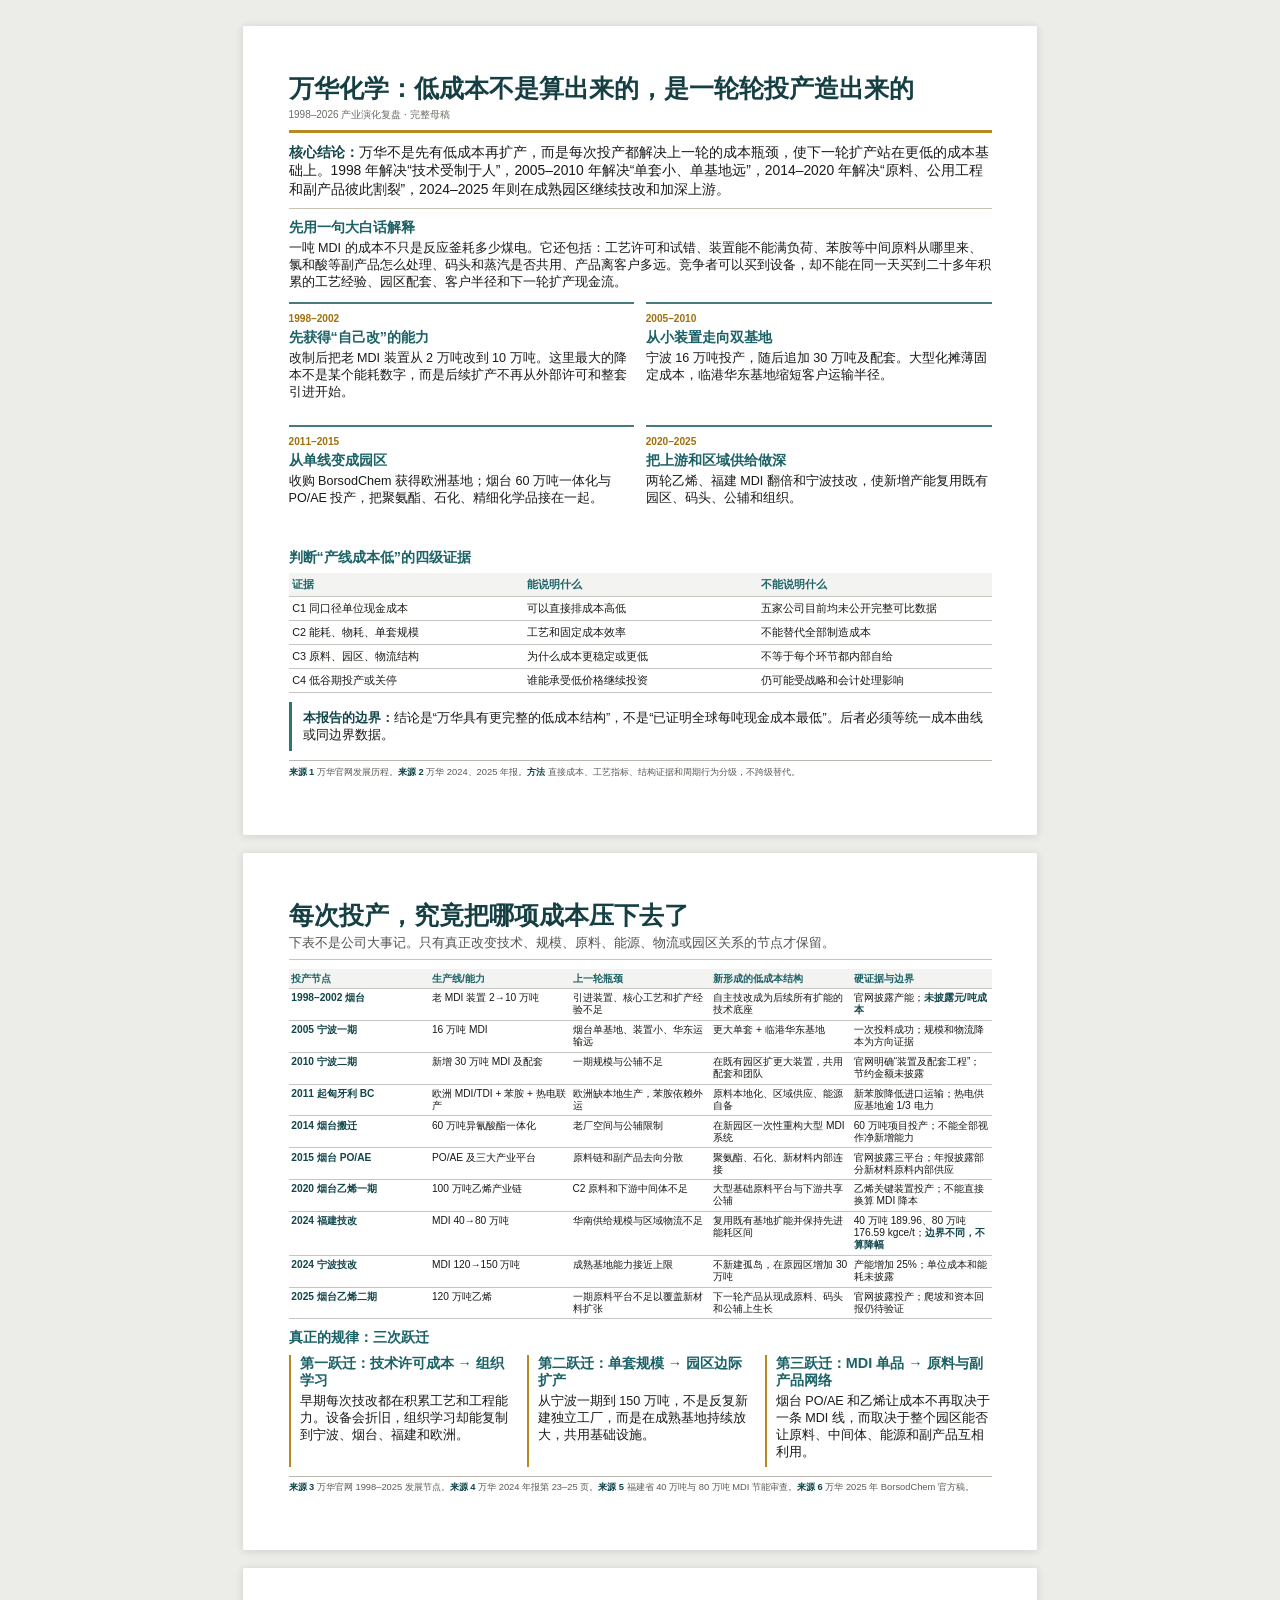
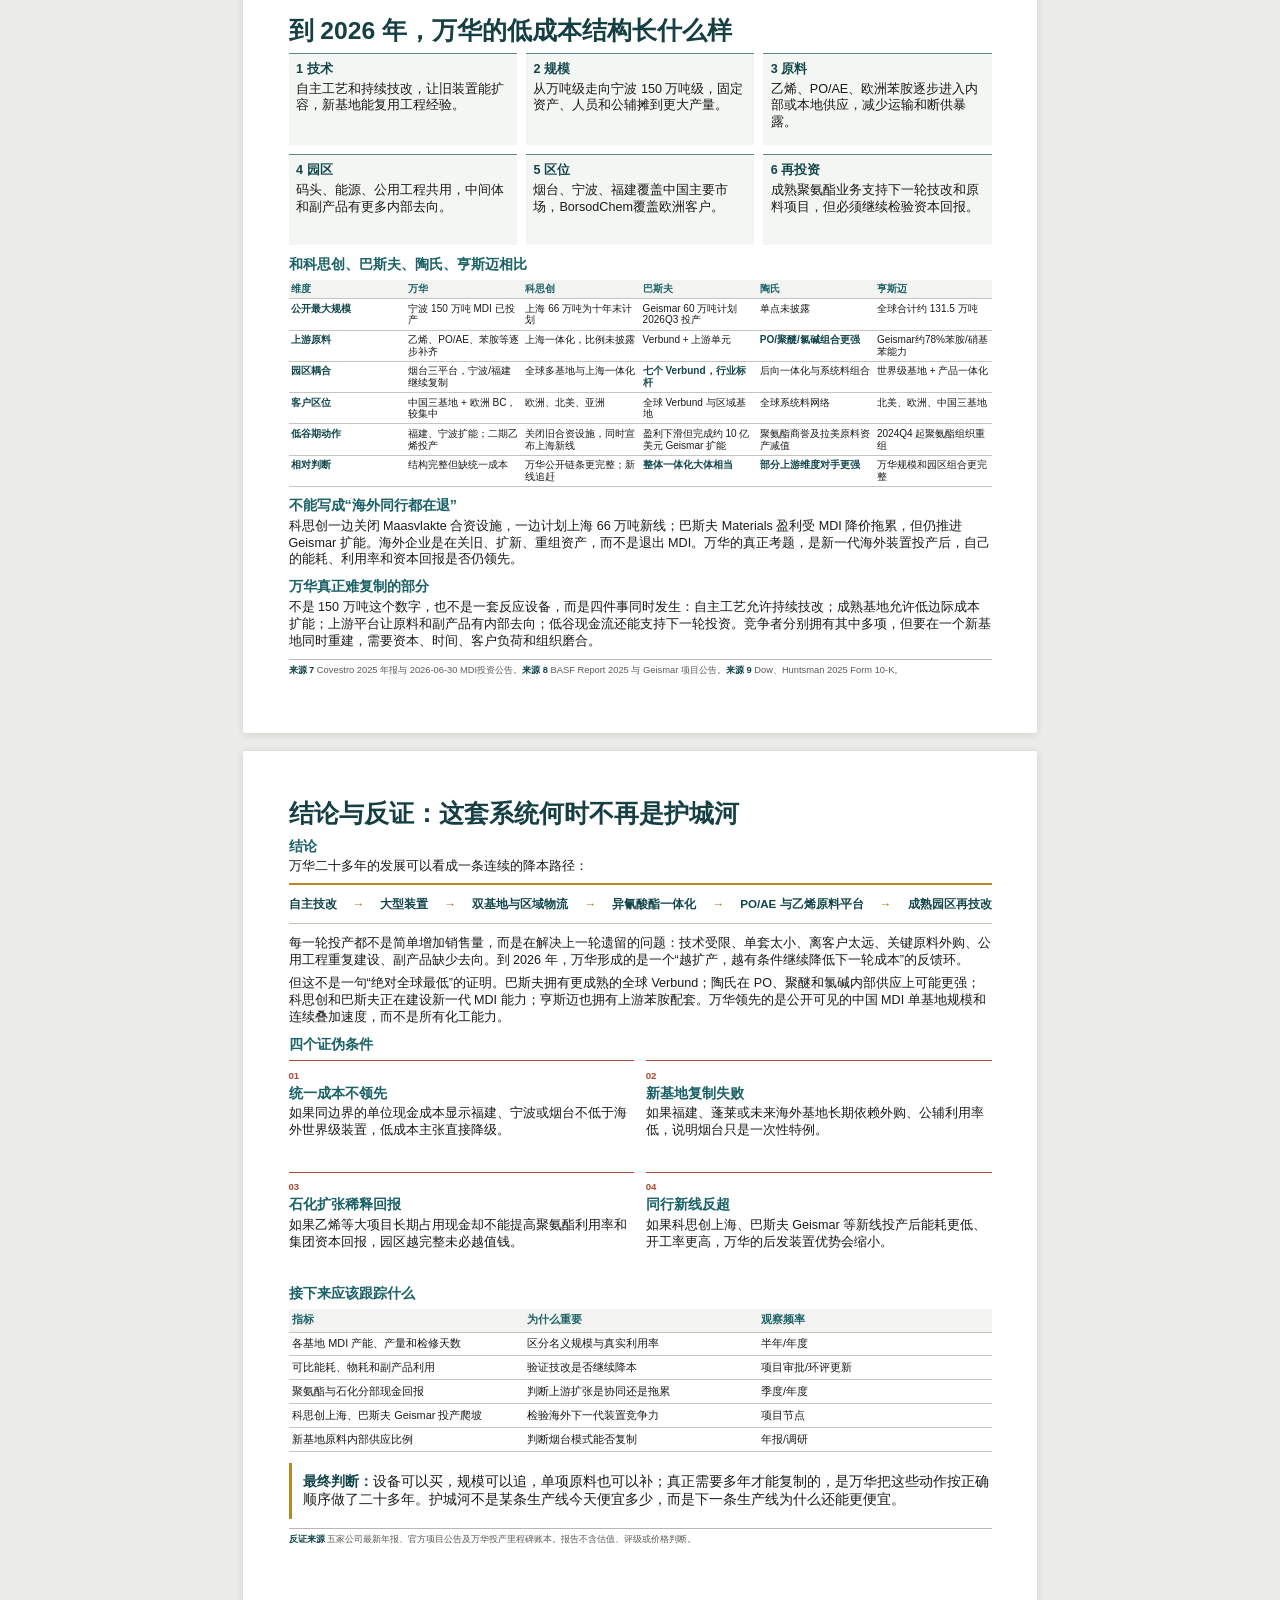
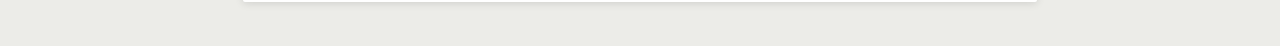
<file: reports/wanhua/moat.html>
<!DOCTYPE html>
<html xmlns="http://www.w3.org/1999/xhtml">
<head>
  <meta charset="utf-8" />
  <meta name="generator" content="pandoc" />
  <meta name="viewport" content="width=device-width, initial-scale=1.0, user-scalable=yes" />
  <title>万华化学：低成本结构是怎样一轮轮造出来的</title>
  <style>
    /* Default styles provided by pandoc.
    ** See https://pandoc.org/MANUAL.html#variables-for-html for config info.
    */
    span.smallcaps{font-variant: small-caps;}
    div.columns{display: flex; gap: min(4vw, 1.5em);}
    div.column{flex: auto; overflow-x: auto;}
    div.hanging-indent{margin-left: 1.5em; text-indent: -1.5em;}
    /* The extra [class] is a hack that increases specificity enough to
       override a similar rule in reveal.js */
    ul.task-list[class]{list-style: none;}
    ul.task-list li input[type="checkbox"] {
      font-size: inherit;
      width: 0.8em;
      margin: 0 0.8em 0.2em -1.6em;
      vertical-align: middle;
    }
    .display.math{display: block; text-align: center; margin: 0.5rem auto;}
  </style>
  <link rel="stylesheet" href="report.css" />
</head>
<body>
<section id="万华化学低成本不是算出来的是一轮轮投产造出来的"
class="page page-1">
<h1>万华化学：低成本不是算出来的，是一轮轮投产造出来的</h1>
<p class="kicker">
1998–2026 产业演化复盘 · 完整母稿
</p>
<div class="thesis">
<strong>核心结论：</strong>万华不是先有低成本再扩产，而是每次投产都解决上一轮的成本瓶颈，使下一轮扩产站在更低的成本基础上。1998
年解决“技术受制于人”，2005–2010 年解决“单套小、单基地远”，2014–2020
年解决“原料、公用工程和副产品彼此割裂”，2024–2025
年则在成熟园区继续技改和加深上游。
</div>
<h2 id="先用一句大白话解释">先用一句大白话解释</h2>
<p>一吨 MDI
的成本不只是反应釜耗多少煤电。它还包括：工艺许可和试错、装置能不能满负荷、苯胺等中间原料从哪里来、氯和酸等副产品怎么处理、码头和蒸汽是否共用、产品离客户多远。竞争者可以买到设备，却不能在同一天买到二十多年积累的工艺经验、园区配套、客户半径和下一轮扩产现金流。</p>
<div class="evolution">
<section>
<span>1998–2002</span>
<h2>
先获得“自己改”的能力
</h2>
<p>
改制后把老 MDI 装置从 2 万吨改到 10
万吨。这里最大的降本不是某个能耗数字，而是后续扩产不再从外部许可和整套引进开始。
</p>
</section>
<section>
<span>2005–2010</span>
<h2>
从小装置走向双基地
</h2>
<p>
宁波 16 万吨投产，随后追加 30
万吨及配套。大型化摊薄固定成本，临港华东基地缩短客户运输半径。
</p>
</section>
<section>
<span>2011–2015</span>
<h2>
从单线变成园区
</h2>
<p>
收购 BorsodChem 获得欧洲基地；烟台 60 万吨一体化与 PO/AE
投产，把聚氨酯、石化、精细化学品接在一起。
</p>
</section>
<section>
<span>2020–2025</span>
<h2>
把上游和区域供给做深
</h2>
<p>
两轮乙烯、福建 MDI
翻倍和宁波技改，使新增产能复用既有园区、码头、公辅和组织。
</p>
</section>
</div>
<h2 id="判断产线成本低的四级证据">判断“产线成本低”的四级证据</h2>
<table>
<colgroup>
<col style="width: 33%" />
<col style="width: 33%" />
<col style="width: 33%" />
</colgroup>
<thead>
<tr>
<th>证据</th>
<th>能说明什么</th>
<th>不能说明什么</th>
</tr>
</thead>
<tbody>
<tr>
<td>C1 同口径单位现金成本</td>
<td>可以直接排成本高低</td>
<td>五家公司目前均未公开完整可比数据</td>
</tr>
<tr>
<td>C2 能耗、物耗、单套规模</td>
<td>工艺和固定成本效率</td>
<td>不能替代全部制造成本</td>
</tr>
<tr>
<td>C3 原料、园区、物流结构</td>
<td>为什么成本更稳定或更低</td>
<td>不等于每个环节都内部自给</td>
</tr>
<tr>
<td>C4 低谷期投产或关停</td>
<td>谁能承受低价格继续投资</td>
<td>仍可能受战略和会计处理影响</td>
</tr>
</tbody>
</table>
<div class="callout">
<strong>本报告的边界：</strong>结论是“万华具有更完整的低成本结构”，不是“已证明全球每吨现金成本最低”。后者必须等统一成本曲线或同边界数据。
</div>
<footer class="notes">
<p>
<strong>来源 1</strong> 万华官网发展历程。<strong>来源 2</strong> 万华
2024、2025 年报。<strong>方法</strong>
直接成本、工艺指标、结构证据和周期行为分级，不跨级替代。
</p>
</footer>
</section>
<section id="每次投产究竟把哪项成本压下去了" class="page page-2">
<h1>每次投产，究竟把哪项成本压下去了</h1>
<p class="deck">
下表不是公司大事记。只有真正改变技术、规模、原料、能源、物流或园区关系的节点才保留。
</p>
<table>
<colgroup>
<col style="width: 20%" />
<col style="width: 20%" />
<col style="width: 20%" />
<col style="width: 20%" />
<col style="width: 20%" />
</colgroup>
<thead>
<tr>
<th>投产节点</th>
<th>生产线/能力</th>
<th>上一轮瓶颈</th>
<th>新形成的低成本结构</th>
<th>硬证据与边界</th>
</tr>
</thead>
<tbody>
<tr>
<td><strong>1998–2002 烟台</strong></td>
<td>老 MDI 装置 2→10 万吨</td>
<td>引进装置、核心工艺和扩产经验不足</td>
<td>自主技改成为后续所有扩能的技术底座</td>
<td>官网披露产能；<strong>未披露元/吨成本</strong></td>
</tr>
<tr>
<td><strong>2005 宁波一期</strong></td>
<td>16 万吨 MDI</td>
<td>烟台单基地、装置小、华东运输远</td>
<td>更大单套 + 临港华东基地</td>
<td>一次投料成功；规模和物流降本为方向证据</td>
</tr>
<tr>
<td><strong>2010 宁波二期</strong></td>
<td>新增 30 万吨 MDI 及配套</td>
<td>一期规模与公辅不足</td>
<td>在既有园区扩更大装置，共用配套和团队</td>
<td>官网明确“装置及配套工程”；节约金额未披露</td>
</tr>
<tr>
<td><strong>2011 起匈牙利 BC</strong></td>
<td>欧洲 MDI/TDI + 苯胺 + 热电联产</td>
<td>欧洲缺本地生产，苯胺依赖外运</td>
<td>原料本地化、区域供应、能源自备</td>
<td>新苯胺降低进口运输；热电供应基地逾 1/3 电力</td>
</tr>
<tr>
<td><strong>2014 烟台搬迁</strong></td>
<td>60 万吨异氰酸酯一体化</td>
<td>老厂空间与公辅限制</td>
<td>在新园区一次性重构大型 MDI 系统</td>
<td>60 万吨项目投产；不能全部视作净新增能力</td>
</tr>
<tr>
<td><strong>2015 烟台 PO/AE</strong></td>
<td>PO/AE 及三大产业平台</td>
<td>原料链和副产品去向分散</td>
<td>聚氨酯、石化、新材料内部连接</td>
<td>官网披露三平台；年报披露部分新材料原料内部供应</td>
</tr>
<tr>
<td><strong>2020 烟台乙烯一期</strong></td>
<td>100 万吨乙烯产业链</td>
<td>C2 原料和下游中间体不足</td>
<td>大型基础原料平台与下游共享公辅</td>
<td>乙烯关键装置投产；不能直接换算 MDI 降本</td>
</tr>
<tr>
<td><strong>2024 福建技改</strong></td>
<td>MDI 40→80 万吨</td>
<td>华南供给规模与区域物流不足</td>
<td>复用既有基地扩能并保持先进能耗区间</td>
<td>40 万吨 189.96、80 万吨 176.59
kgce/t；<strong>边界不同，不算降幅</strong></td>
</tr>
<tr>
<td><strong>2024 宁波技改</strong></td>
<td>MDI 120→150 万吨</td>
<td>成熟基地能力接近上限</td>
<td>不新建孤岛，在原园区增加 30 万吨</td>
<td>产能增加 25%；单位成本和能耗未披露</td>
</tr>
<tr>
<td><strong>2025 烟台乙烯二期</strong></td>
<td>120 万吨乙烯</td>
<td>一期原料平台不足以覆盖新材料扩张</td>
<td>下一轮产品从现成原料、码头和公辅上生长</td>
<td>官网披露投产；爬坡和资本回报仍待验证</td>
</tr>
</tbody>
</table>
<h2 id="真正的规律三次跃迁">真正的规律：三次跃迁</h2>
<div class="three-shifts">
<section>
<h2>
第一跃迁：技术许可成本 → 组织学习
</h2>
<p>
早期每次技改都在积累工艺和工程能力。设备会折旧，组织学习却能复制到宁波、烟台、福建和欧洲。
</p>
</section>
<section>
<h2>
第二跃迁：单套规模 → 园区边际扩产
</h2>
<p>
从宁波一期到 150
万吨，不是反复新建独立工厂，而是在成熟基地持续放大，共用基础设施。
</p>
</section>
<section>
<h2>
第三跃迁：MDI 单品 → 原料与副产品网络
</h2>
<p>
烟台 PO/AE 和乙烯让成本不再取决于一条 MDI
线，而取决于整个园区能否让原料、中间体、能源和副产品互相利用。
</p>
</section>
</div>
<footer class="notes">
<p>
<strong>来源 3</strong> 万华官网 1998–2025 发展节点。<strong>来源
4</strong> 万华 2024 年报第 23–25 页。<strong>来源 5</strong> 福建省 40
万吨与 80 万吨 MDI 节能审查。<strong>来源 6</strong> 万华 2025 年
BorsodChem 官方稿。
</p>
</footer>
</section>
<section id="到-2026-年万华的低成本结构长什么样" class="page page-3">
<h1>到 2026 年，万华的低成本结构长什么样</h1>
<div class="system-grid">
<section>
<strong>1 技术</strong>
<p>
自主工艺和持续技改，让旧装置能扩容，新基地能复用工程经验。
</p>
</section>
<section>
<strong>2 规模</strong>
<p>
从万吨级走向宁波 150 万吨级，固定资产、人员和公辅摊到更大产量。
</p>
</section>
<section>
<strong>3 原料</strong>
<p>
乙烯、PO/AE、欧洲苯胺逐步进入内部或本地供应，减少运输和断供暴露。
</p>
</section>
<section>
<strong>4 园区</strong>
<p>
码头、能源、公用工程共用，中间体和副产品有更多内部去向。
</p>
</section>
<section>
<strong>5 区位</strong>
<p>
烟台、宁波、福建覆盖中国主要市场，BorsodChem覆盖欧洲客户。
</p>
</section>
<section>
<strong>6 再投资</strong>
<p>
成熟聚氨酯业务支持下一轮技改和原料项目，但必须继续检验资本回报。
</p>
</section>
</div>
<h2
id="和科思创巴斯夫陶氏亨斯迈相比">和科思创、巴斯夫、陶氏、亨斯迈相比</h2>
<table style="width:100%;">
<colgroup>
<col style="width: 16%" />
<col style="width: 16%" />
<col style="width: 16%" />
<col style="width: 16%" />
<col style="width: 16%" />
<col style="width: 16%" />
</colgroup>
<thead>
<tr>
<th>维度</th>
<th>万华</th>
<th>科思创</th>
<th>巴斯夫</th>
<th>陶氏</th>
<th>亨斯迈</th>
</tr>
</thead>
<tbody>
<tr>
<td><strong>公开最大规模</strong></td>
<td>宁波 150 万吨 MDI 已投产</td>
<td>上海 66 万吨为十年末计划</td>
<td>Geismar 60 万吨计划 2026Q3 投产</td>
<td>单点未披露</td>
<td>全球合计约 131.5 万吨</td>
</tr>
<tr>
<td><strong>上游原料</strong></td>
<td>乙烯、PO/AE、苯胺等逐步补齐</td>
<td>上海一体化，比例未披露</td>
<td>Verbund + 上游单元</td>
<td><strong>PO/聚醚/氯碱组合更强</strong></td>
<td>Geismar约78%苯胺/硝基苯能力</td>
</tr>
<tr>
<td><strong>园区耦合</strong></td>
<td>烟台三平台，宁波/福建继续复制</td>
<td>全球多基地与上海一体化</td>
<td><strong>七个 Verbund，行业标杆</strong></td>
<td>后向一体化与系统料组合</td>
<td>世界级基地 + 产品一体化</td>
</tr>
<tr>
<td><strong>客户区位</strong></td>
<td>中国三基地 + 欧洲 BC，较集中</td>
<td>欧洲、北美、亚洲</td>
<td>全球 Verbund 与区域基地</td>
<td>全球系统料网络</td>
<td>北美、欧洲、中国三基地</td>
</tr>
<tr>
<td><strong>低谷期动作</strong></td>
<td>福建、宁波扩能；二期乙烯投产</td>
<td>关闭旧合资设施，同时宣布上海新线</td>
<td>盈利下滑但完成约 10 亿美元 Geismar 扩能</td>
<td>聚氨酯商誉及拉美原料资产减值</td>
<td>2024Q4 起聚氨酯组织重组</td>
</tr>
<tr>
<td><strong>相对判断</strong></td>
<td>结构完整但缺统一成本</td>
<td>万华公开链条更完整；新线追赶</td>
<td><strong>整体一体化大体相当</strong></td>
<td><strong>部分上游维度对手更强</strong></td>
<td>万华规模和园区组合更完整</td>
</tr>
</tbody>
</table>
<h2 id="不能写成海外同行都在退">不能写成“海外同行都在退”</h2>
<p>科思创一边关闭 Maasvlakte 合资设施，一边计划上海 66 万吨新线；巴斯夫
Materials 盈利受 MDI 降价拖累，但仍推进 Geismar
扩能。海外企业是在关旧、扩新、重组资产，而不是退出
MDI。万华的真正考题，是新一代海外装置投产后，自己的能耗、利用率和资本回报是否仍领先。</p>
<h2 id="万华真正难复制的部分">万华真正难复制的部分</h2>
<p>不是 150
万吨这个数字，也不是一套反应设备，而是四件事同时发生：自主工艺允许持续技改；成熟基地允许低边际成本扩能；上游平台让原料和副产品有内部去向；低谷现金流还能支持下一轮投资。竞争者分别拥有其中多项，但要在一个新基地同时重建，需要资本、时间、客户负荷和组织磨合。</p>
<footer class="notes">
<p>
<strong>来源 7</strong> Covestro 2025 年报与 2026-06-30
MDI投资公告。<strong>来源 8</strong> BASF Report 2025 与 Geismar
项目公告。<strong>来源 9</strong> Dow、Huntsman 2025 Form 10-K。
</p>
</footer>
</section>
<section id="结论与反证这套系统何时不再是护城河" class="page page-4">
<h1>结论与反证：这套系统何时不再是护城河</h1>
<h2 id="结论">结论</h2>
<p>万华二十多年的发展可以看成一条连续的降本路径：</p>
<div class="causal-chain">
<span>自主技改</span><b>→</b><span>大型装置</span><b>→</b><span>双基地与区域物流</span><b>→</b><span>异氰酸酯一体化</span><b>→</b><span>PO/AE
与乙烯原料平台</span><b>→</b><span>成熟园区再技改</span>
</div>
<p>每一轮投产都不是简单增加销售量，而是在解决上一轮遗留的问题：技术受限、单套太小、离客户太远、关键原料外购、公用工程重复建设、副产品缺少去向。到
2026
年，万华形成的是一个“越扩产，越有条件继续降低下一轮成本”的反馈环。</p>
<p>但这不是一句“绝对全球最低”的证明。巴斯夫拥有更成熟的全球
Verbund；陶氏在
PO、聚醚和氯碱内部供应上可能更强；科思创和巴斯夫正在建设新一代 MDI
能力；亨斯迈也拥有上游苯胺配套。万华领先的是公开可见的中国 MDI
单基地规模和连续叠加速度，而不是所有化工能力。</p>
<h2 id="四个证伪条件">四个证伪条件</h2>
<div class="falsification-list">
<section>
<span>01</span>
<h2>
统一成本不领先
</h2>
<p>
如果同边界的单位现金成本显示福建、宁波或烟台不低于海外世界级装置，低成本主张直接降级。
</p>
</section>
<section>
<span>02</span>
<h2>
新基地复制失败
</h2>
<p>
如果福建、蓬莱或未来海外基地长期依赖外购、公辅利用率低，说明烟台只是一次性特例。
</p>
</section>
<section>
<span>03</span>
<h2>
石化扩张稀释回报
</h2>
<p>
如果乙烯等大项目长期占用现金却不能提高聚氨酯利用率和集团资本回报，园区越完整未必越值钱。
</p>
</section>
<section>
<span>04</span>
<h2>
同行新线反超
</h2>
<p>
如果科思创上海、巴斯夫 Geismar
等新线投产后能耗更低、开工率更高，万华的后发装置优势会缩小。
</p>
</section>
</div>
<h2 id="接下来应该跟踪什么">接下来应该跟踪什么</h2>
<table>
<colgroup>
<col style="width: 33%" />
<col style="width: 33%" />
<col style="width: 33%" />
</colgroup>
<thead>
<tr>
<th>指标</th>
<th>为什么重要</th>
<th>观察频率</th>
</tr>
</thead>
<tbody>
<tr>
<td>各基地 MDI 产能、产量和检修天数</td>
<td>区分名义规模与真实利用率</td>
<td>半年/年度</td>
</tr>
<tr>
<td>可比能耗、物耗和副产品利用</td>
<td>验证技改是否继续降本</td>
<td>项目审批/环评更新</td>
</tr>
<tr>
<td>聚氨酯与石化分部现金回报</td>
<td>判断上游扩张是协同还是拖累</td>
<td>季度/年度</td>
</tr>
<tr>
<td>科思创上海、巴斯夫 Geismar 投产爬坡</td>
<td>检验海外下一代装置竞争力</td>
<td>项目节点</td>
</tr>
<tr>
<td>新基地原料内部供应比例</td>
<td>判断烟台模式能否复制</td>
<td>年报/调研</td>
</tr>
</tbody>
</table>
<div class="final-line">
<strong>最终判断：</strong>设备可以买，规模可以追，单项原料也可以补；真正需要多年才能复制的，是万华把这些动作按正确顺序做了二十多年。护城河不是某条生产线今天便宜多少，而是下一条生产线为什么还能更便宜。
</div>
<footer class="notes">
<p>
<strong>反证来源</strong>
五家公司最新年报、官方项目公告及万华投产里程碑账本。报告不含估值、评级或价格判断。
</p>
</footer>
</section>
</body>
</html>
</file>
<file: reports/jiayou/report.css>
@page { size: A4; margin: 9mm 11mm 9mm; }
* { box-sizing: border-box; }
html, body { margin: 0; padding: 0; }
body { font-family: "PingFang SC", "Noto Sans CJK SC", sans-serif; font-size: 9.45pt; line-height: 1.34; color: #191919; background: #fff; }
.page { break-after: page; position: relative; min-height: 278mm; }
.page:last-child { break-after: auto; }
h1 { font-size: 18pt; line-height: 1.12; letter-spacing: 0; margin: 0 0 1.4mm; color: #143f4b; }
h2 { font-size: 10.4pt; line-height: 1.18; letter-spacing: 0; margin: 2.4mm 0 1mm; color: #175c6e; }
p { margin: 0 0 1.5mm; }
strong { color: #113f4a; }
.kicker { font-size: 7.4pt; color: #666; margin-bottom: 2.2mm; }
.deck { color: #4c4c4c; font-size: 9.6pt; border-bottom: .6pt solid #c9c5bb; padding-bottom: 2mm; margin-bottom: 2.7mm; }
.thesis { border-top: 2.4pt solid #c28b18; border-bottom: .7pt solid #c9c2b1; padding: 2.4mm 0; margin-bottom: 2mm; font-size: 10.25pt; }
.map { display: block; width: 100%; height: 100mm; object-fit: contain; margin: 0 0 2mm; }
.hard-facts { display: grid; grid-template-columns: repeat(3, minmax(0, 1fr)); gap: 3mm; break-inside: avoid; }
.hard-facts > section { border-top: 1.7pt solid #2a7588; padding-top: 1.2mm; }
.hard-facts h2 { margin-top: 0; }
.evidence-chain { display: grid; grid-template-columns: repeat(3, minmax(0, 1fr)); gap: 2.4mm; margin: 2.5mm 0 3mm; break-inside: avoid; }
.evidence-chain > section { border-top: 1.3pt solid #789aa3; padding: 2.2mm 2mm; min-height: 38mm; background: #f7f8f6; }
.evidence-chain span { font-size: 7pt; color: #a36d06; font-weight: 700; }
.evidence-chain h2 { margin: .4mm 0 1mm; }
.scenario-grid { display: grid; grid-template-columns: repeat(3, minmax(0, 1fr)); gap: 3mm; margin: 3mm 0; break-inside: avoid; }
.scenario-grid > section { border-left: 2.3pt solid #c28b18; padding: 1.4mm 0 1.4mm 2.8mm; min-height: 36mm; }
.scenario-grid h2 { margin-top: 0; }
.callout { border-left: 2.2pt solid #2a7588; padding: 2mm 0 2mm 3mm; margin-top: 2mm; }
.falsification { border-left: 2.6pt solid #a64231; padding: 2.2mm 0 2.2mm 3mm; margin-top: 2.5mm; break-inside: avoid; }
table { border-collapse: collapse; width: 100%; margin: 1.5mm 0 2mm; break-inside: avoid; }
th, td { border-bottom: .5pt solid #c5c5c5; padding: 1.15mm 1mm; vertical-align: top; }
th { text-align: left; color: #175c6e; font-size: 8.5pt; }
ul { margin: 1mm 0 1.5mm; padding-left: 5mm; }
li { margin: 0 0 .7mm; }
footer.notes { border-top: .6pt solid #b8b8b8; margin-top: 2.5mm; padding-top: 1.5mm; font-size: 6.9pt; line-height: 1.22; color: #555; }
footer.notes p { margin: 0; }
a { color: inherit; text-decoration: none; }

/* ---- 屏幕阅读：把 A4 打印稿变成居中的纸张卡片，取消强制页高，打印时不生效 ---- */
@media screen {
  body { background: #ecece8; padding: 26px 12px; }
  .page {
    min-height: auto;
    break-after: auto;
    box-sizing: border-box;
    max-width: 210mm;
    margin: 0 auto 18px;
    padding: 13mm 12mm 15mm;
    background: #fff;
    box-shadow: 0 1px 8px rgba(0,0,0,.13);
    border-radius: 2px;
  }
}
</file>
<file: reports/robotics/base.css>
/* ============================================================
   机器人产业知识图谱 · Design System (base.css)
   ------------------------------------------------------------
   合集视觉规范的实体化。三篇已有 HTML 各自内联自洽、可独立
   打开；本文件是 ①合集门户 index.html 的样式源 ②新篇起点
   模板 ③design tokens 文档。
   ------------------------------------------------------------
   色板：graphite ink + drafting-paper 网格 + 琥珀工业色
   字体：Space Grotesk (display) / IBM Plex Mono (mono) / PingFang (body)
   ============================================================ */

:root{
  --ink:#16181d;          /* graphite text */
  --ink-2:#3a404b;
  --slate:#6b7280;        /* muted */
  --slate-2:#9aa1ad;
  --paper:#f4f6f8;        /* cool drafting paper */
  --paper-2:#eef1f4;
  --card:#ffffff;
  --hair:#dde2e8;         /* hairline */
  --hair-2:#e8ecf0;
  --amber:#e2531d;        /* industrial / KUKA-inspired accent */
  --amber-bright:#ff6a2b;
  --amber-soft:#fbe6dc;
  --petrol:#1e6e78;       /* chart secondary / logic accent */
  --gold:#c8902f;         /* chart tertiary / 转折 */
  --steelblue:#46586e;
  --ok:#2f8f5b;           /* 兴 / 上升 */
  --danger:#c0392b;       /* 衰 / 下降 */
  --grid:#e4e7ec;
  --shadow:0 1px 2px rgba(22,24,29,.04),0 8px 28px rgba(22,24,29,.06);
  --display:"Space Grotesk","PingFang SC","Microsoft YaHei",system-ui,sans-serif;
  --mono:"IBM Plex Mono",ui-monospace,"SF Mono",Menlo,monospace;
  --body:"PingFang SC","HarmonyOS Sans SC","Microsoft YaHei","Source Han Sans SC",system-ui,-apple-system,"Helvetica Neue",sans-serif;
  --maxw:1180px;
}

*{box-sizing:border-box}
html{scroll-behavior:smooth}
body{
  margin:0;background:var(--paper);color:var(--ink);
  font-family:var(--body);font-size:16px;line-height:1.7;
  -webkit-font-smoothing:antialiased;
  background-image:linear-gradient(var(--hair-2) 1px,transparent 1px),linear-gradient(90deg,var(--hair-2) 1px,transparent 1px);
  background-size:46px 46px;background-position:-1px -1px;
}
::selection{background:var(--amber);color:#fff}
h1,h2,h3,h4{font-family:var(--display);font-weight:600;letter-spacing:-.01em;line-height:1.15;margin:0}
a{color:var(--amber);text-decoration:none}
.mono{font-family:var(--mono)}
.wrap{max-width:var(--maxw);margin:0 auto;padding:0 28px}

/* ---------- top ruler nav ---------- */
.topbar{position:sticky;top:0;z-index:50;background:rgba(244,246,248,.86);backdrop-filter:blur(10px);border-bottom:1px solid var(--hair)}
.topbar .wrap{display:flex;align-items:center;justify-content:space-between;height:54px;gap:18px}
.brand{font-family:var(--mono);font-size:12.5px;letter-spacing:.04em;color:var(--ink);font-weight:600;white-space:nowrap}
.brand b{color:var(--amber)}
.nav{display:flex;gap:4px;flex-wrap:wrap}
.nav a{font-family:var(--mono);font-size:11.5px;letter-spacing:.03em;color:var(--slate);padding:6px 9px;border-radius:6px;transition:.18s}
.nav a:hover{color:var(--ink);background:var(--paper-2)}
@media(max-width:860px){.nav{display:none}}

/* ---------- ruler motif ---------- */
.ruler{height:14px;position:relative;overflow:hidden}
.ruler::before{content:"";position:absolute;inset:0;background-image:repeating-linear-gradient(90deg,var(--hair) 0 1px,transparent 1px 14px);opacity:.9}

/* ---------- hero ---------- */
.hero{position:relative;padding:78px 0 56px;overflow:hidden}
.hero .eyebrow{font-family:var(--mono);font-size:12.5px;letter-spacing:.22em;color:var(--amber);text-transform:uppercase;margin-bottom:22px;display:flex;align-items:center;gap:12px}
.hero .eyebrow::before{content:"";width:34px;height:2px;background:var(--amber)}
.hero h1{font-size:clamp(34px,5.8vw,68px);font-weight:700;letter-spacing:-.025em;line-height:1.04}
.hero h1 .yr{font-family:var(--mono);font-weight:500;color:var(--slate);font-size:.42em;letter-spacing:0;vertical-align:.18em}
.hero .lede{max-width:740px;margin-top:26px;font-size:18px;color:var(--ink-2);line-height:1.75}
.hero .lede b{color:var(--ink);font-weight:600}
.hero .meta{margin-top:24px;font-family:var(--mono);font-size:12px;color:var(--slate);letter-spacing:.02em;display:flex;gap:22px;flex-wrap:wrap}
.hero .meta span b{color:var(--ink)}

/* ---------- sections ---------- */
section{padding:64px 0;border-top:1px solid var(--hair)}
.sechead{display:flex;align-items:baseline;gap:18px;margin-bottom:8px}
.secnum{font-family:var(--mono);font-size:13px;color:var(--amber);font-weight:600;letter-spacing:.05em}
.sectitle{font-size:clamp(26px,3.4vw,38px);font-weight:700;letter-spacing:-.02em}
.seclabel{font-family:var(--mono);font-size:11.5px;letter-spacing:.18em;color:var(--slate);text-transform:uppercase;margin-bottom:18px}
.seclede{max-width:820px;color:var(--ink-2);font-size:17px;margin-bottom:34px}
.seclede b{color:var(--ink);font-weight:600}

/* ---------- callout ---------- */
.callout{background:var(--amber-soft);border-left:4px solid var(--amber);border-radius:0 12px 12px 0;padding:20px 24px;margin:26px 0;font-size:15.5px;color:var(--ink-2)}
.callout b{color:var(--ink)}
.callout.petrol{background:#e6f2f3;border-left-color:var(--petrol)}
.callout.gold{background:#f8f0e0;border-left-color:var(--gold)}
.callout.dark{background:var(--ink);color:#e6e8ec;border-left-color:var(--amber)}
.callout.dark b{color:#fff}

/* ---------- generic card ---------- */
.card{background:var(--card);border:1px solid var(--hair);border-radius:14px;padding:24px 22px;box-shadow:var(--shadow)}

/* ---------- footer ---------- */
footer{padding:50px 0 70px;border-top:1px solid var(--hair);text-align:center}
footer .wrap{max-width:760px}
footer p{font-size:13.5px;color:var(--slate);margin:6px 0}
footer .src{font-family:var(--mono);font-size:12px;color:var(--slate-2);margin-top:18px;line-height:1.9}
footer a{color:var(--slate);border-bottom:1px dotted var(--slate-2)}
footer a:hover{color:var(--amber)}

/* ---------- reveal animation ---------- */
.rv{opacity:0;transform:translateY(14px);transition:opacity .6s ease,transform .6s ease}
.rv.in{opacity:1;transform:none}
@media(prefers-reduced-motion:reduce){.rv{opacity:1;transform:none;transition:none}html{scroll-behavior:auto}}
</file>
<file: reports/wanhua/report.css>
@page { size: A4; margin: 9mm 10mm 9mm; }
* { box-sizing: border-box; }
html, body { margin: 0; padding: 0; }
body { font-family: "PingFang SC", "Noto Sans CJK SC", sans-serif; font-size: 9.45pt; line-height: 1.34; color: #1a1a18; background: #fff; }
.page { break-after: page; position: relative; min-height: 278mm; }
.page:last-child { break-after: auto; }
h1 { color: #153f43; font-size: 18.5pt; line-height: 1.12; letter-spacing: 0; margin: 0 0 1.4mm; }
h2 { color: #1c6267; font-size: 10.8pt; line-height: 1.18; letter-spacing: 0; margin: 2.6mm 0 1mm; }
p { margin: 0 0 1.6mm; }
strong { color: #12464b; }
.kicker { color: #6b6a64; font-size: 7.5pt; margin-bottom: 2.4mm; }
.deck { color: #53534f; font-size: 9.5pt; border-bottom: .6pt solid #c7c4b9; padding-bottom: 2mm; margin-bottom: 2.4mm; }
.thesis { border-top: 2.5pt solid #b98920; border-bottom: .7pt solid #c8c2b2; padding: 2.5mm 0; margin-bottom: 2.7mm; font-size: 10.4pt; }
.evolution { display: grid; grid-template-columns: repeat(2, minmax(0, 1fr)); gap: 2.5mm 3mm; margin: 3mm 0; }
.evolution section { border-top: 1.5pt solid #477b7c; padding: 1.7mm 1mm 0 0; min-height: 30mm; }
.evolution span { color: #a1700c; font-size: 7.6pt; font-weight: 700; }
.evolution h2 { margin: .5mm 0 1mm; }
.three-shifts { display: grid; grid-template-columns: repeat(3, minmax(0, 1fr)); gap: 3mm; margin-top: 2.4mm; }
.three-shifts section { border-left: 2pt solid #b98920; padding-left: 2.4mm; }
.three-shifts h2 { margin-top: 0; }
.system-grid { display: grid; grid-template-columns: repeat(3, minmax(0, 1fr)); gap: 2.4mm; margin: 2mm 0 3mm; }
.system-grid section { background: #f4f6f3; border-top: 1.2pt solid #5f8988; padding: 2mm; min-height: 24mm; }
.system-grid strong { display: block; margin-bottom: .7mm; }
.causal-chain { display: flex; align-items: center; justify-content: space-between; gap: 1.4mm; border-top: 1.5pt solid #b98920; border-bottom: .7pt solid #c8c2b2; padding: 3mm 0; margin: 2mm 0 3mm; font-size: 8.7pt; }
.causal-chain span { text-align: center; color: #12464b; font-weight: 700; }
.causal-chain b { color: #a1700c; }
.falsification-list { display: grid; grid-template-columns: repeat(2, minmax(0, 1fr)); gap: 2.5mm 3mm; margin: 2mm 0 3mm; }
.falsification-list section { border-top: 1.4pt solid #a94934; padding-top: 1.5mm; min-height: 27mm; }
.falsification-list span { color: #a94934; font-size: 7.2pt; font-weight: 700; }
.falsification-list h2 { margin: .3mm 0 1mm; }
.callout { border-left: 2.3pt solid #2d777b; padding: 2mm 0 2mm 3mm; margin: 2.4mm 0; }
.final-line { border-left: 2.7pt solid #b98920; padding: 2.5mm 0 2.5mm 3mm; margin-top: 3mm; font-size: 10.2pt; }
table { width: 100%; border-collapse: collapse; margin: 1.8mm 0 2.5mm; break-inside: avoid; font-size: 8.15pt; line-height: 1.24; }
th, td { border-bottom: .5pt solid #c5c4be; padding: 1.25mm 1mm; vertical-align: top; }
th { color: #1c6267; text-align: left; background: #f3f4f1; font-weight: 700; }
.page-2 table { font-size: 7.65pt; line-height: 1.18; }
.page-2 th, .page-2 td { padding: .9mm .75mm; }
.page-3 table { font-size: 7.55pt; line-height: 1.17; }
.page-3 th, .page-3 td { padding: .9mm .7mm; }
footer.notes { border-top: .6pt solid #b9b7b0; margin-top: 2.5mm; padding-top: 1.4mm; font-size: 7pt; line-height: 1.2; color: #5a5955; }
footer.notes p { margin: 0; }
a { color: inherit; text-decoration: none; }

/* ---- 屏幕阅读：把 A4 打印稿变成居中的纸张卡片，取消强制页高，打印时不生效 ---- */
@media screen {
  body { background: #ecece8; padding: 26px 12px; }
  .page {
    min-height: auto;
    break-after: auto;
    box-sizing: border-box;
    max-width: 210mm;
    margin: 0 auto 18px;
    padding: 13mm 12mm 15mm;
    background: #fff;
    box-shadow: 0 1px 8px rgba(0,0,0,.13);
    border-radius: 2px;
  }
}
</file>
